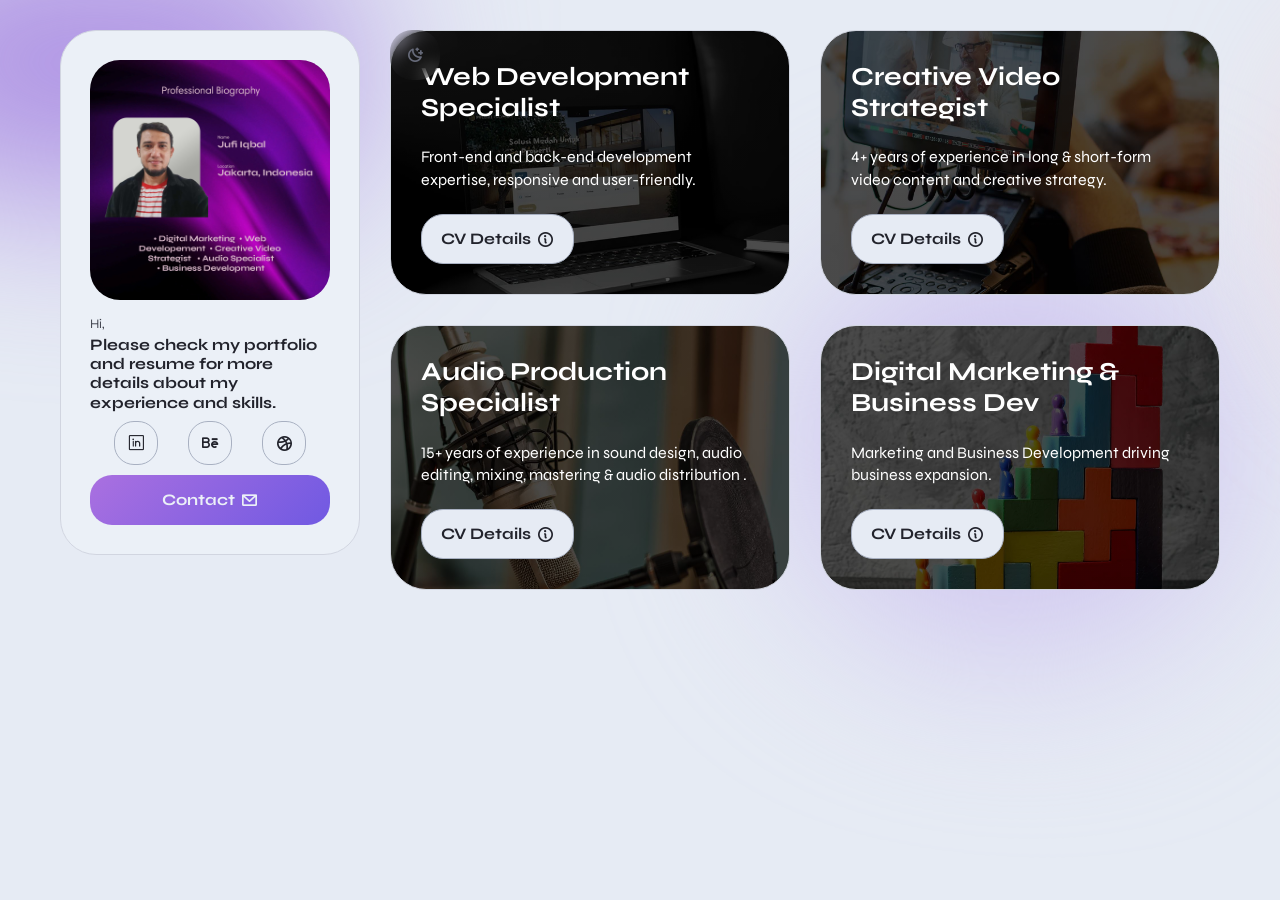
<file: index.html>
<!DOCTYPE html>
<html lang="en" dir="ltr">

  <head>
    <meta charset="UTF-8">
    <!-- Page Title -->
    <title>Jufi Iqbal - Personal Portfolio & Resume</title>

    <!-- Meta Tags -->
    <meta name="description" content="Jufi Iqbal - Personal Portfolio & Resume HTML Template!">
    <meta name="keywords" content="Resume, Portfolio, Personal Page, CV, Web Developer">
    <meta name="author" content="jufi">
    <meta name="website" content="https://github.com/Juff-Iqs/resume.git">
    <meta name="email" content="juff.tigre@gmail.com" />
    <meta name="version" content="1.0.0">
                
    <!-- Viewport Meta-->
    <meta http-equiv="X-UA-Compatible" content="IE=edge">
    <meta name="viewport" content="width=device-width, initial-scale=1, maximum-scale=1">

    <!-- Template Favicon & Icons Start -->
    <link rel="icon" href="img/favicon/favicon.ico" sizes="any">
    <link rel="icon" href="img/favicon/icon.svg" type="image/svg+xml">
    <link rel="apple-touch-icon" href="img/favicon/apple-touch-icon.png">
    <link rel="manifest" href="img/favicon/manifest.webmanifest">

    <!-- Template Favicon & Icons End -->
    <!-- Facebook Metadata WA Start -->
     <meta property="og:title" content="Jufi Iqbal - Personal Portfolio & Resume">
     <meta property="og:description" content="Let's Build Your Digital Business Together!">
     <meta property="og:url" content="https://juff-iqs.github.io/resume/">
     <meta property="og:image" content="https://juff-iqs.github.io/resume/img/works/resume-meta-jufi.jpg">
     <meta property="og:type" content="website">
     <meta property="og:site_name" content="Jufi Iqbal Resume & Portfolio">
     
     <!-- Twitter -->
      <meta name="twitter:card" content="summary_large_image">
      <meta name="twitter:title" content="Jufi Iqbal - Personal Portfolio & Resume">
      <meta name="twitter:description" content="Let's Build Your Digital Business Together!">
      <meta name="twitter:image" content="https://juff-iqs.github.io/resume/img/works/resume-meta-jufi.jpg">
    
    <!-- Template Styles Start -->
    <link rel="stylesheet" href="css/loaders/loader.css">
    <link rel="stylesheet" type="text/css" href="css/plugins.css">
    <link rel="stylesheet" type="text/css" href="css/main.css">
    <!-- Template Styles End -->

    <!-- Custom Browser Color Start -->
    <meta name="theme-color" media="(prefers-color-scheme: light)" content="#dcdce7">
    <meta name="theme-color" media="(prefers-color-scheme: dark)" content="#111111">
    <meta name="msapplication-navbutton-color" content="#111111">
    <meta name="mobile-web-app-capable" content="yes">
    <meta name="apple-mobile-web-app-status-bar-style" content="black-translucent">
  </head>

  <body>
    <!-- Loader Start -->
    <div id="loader" class="loader">
      <div id="loaderContent" class="loader__content">
        <div class="loader__shadow"></div>
        <div class="loader__box"></div>
      </div>
    </div>
    <!-- Loader End -->

    <!-- Header Start -->
    <header id="header" class="header d-flex justify-content-between">
      <div class="header__controls d-flex justify-content-end"> 
        <button id="color-switcher" class="color-switcher header__switcher btn" type="button" role="switch" aria-label="light/dark mode" aria-checked="true"></button>
      </div>
      <!-- Header Controls End -->
    </header>
    <!-- Header End -->

    <!-- Gradient Background Start -->
    <div class="gradient-background">
      <div class="blur"></div>
      <div class="blur"></div>
      <div class="blur"></div>
    </div>
    <!-- Gradient Background End -->

    <!-- Avatar Side Block Start -->
    <div id="avatar" class="avatar">
      <div class="avatar__container d-flex flex-column justify-content-lg-between">
        <!-- image and logo -->
        <div class="avatar__block">
          <div class="avatar__image">
            <img src="img/avatars/foto-selvie-2.jpg" alt="Creative Proffesional">
          </div>
          <div class="avatar__logo d-flex align-items-center justify-content-center">
            
          </div>

        </div>
        <!-- data caption #1 -->
        <div class="avatar__block">
          <h6>
            <small class="top lang lang-en">Hi, </small>
            <small class="top lang lang-id" style="display:none;">Spesialisasi :</small>
             Please check my portfolio and resume for more details about my experience and skills.
          </h6>
        </div>
        <!-- data caption #2 -->
        <div class="avatar__block">
          <h6>
            <small class="top lang lang-en"></small>
            
          </h6>
        </div>
        <!-- socials and CTA button -->
        <div class="avatar__block">
          <div class="avatar__socials">
            <ul class="socials-square d-flex justify-content-center gap-5 center-content mt-2">
              <li class="socials-square__item">
                <a class="socials-square__link btn" href="https://www.linkedin.com/in/jufiiqbal/" target="_blank"><i class="ph ph-linkedin-logo"></i></a>
              </li>
              <li class="socials-square__item">
                <a class="socials-square__link btn" href="https://www.instagram.com/suntreedjaya?utm_source=ig_web_button_share_sheet&igsh=MXVlNzN4NW9uazRpZw==" target="_blank"><i class="ph-bold ph-behance-logo"></i></a>
              </li>
              <li class="socials-square__item">
                <a class="socials-square__link btn" href="https://www.facebook.com/profile.php?id=100093439098148" target="_blank"><i class="ph-bold ph-dribbble-logo"></i></a>
              </li>

            </ul>
          </div>
          <div class="avatar__btnholder">
            <a class="btn btn-default btn-fullwidth btn-hover btn-hover-accent" href="mailto:juff.tigre@gmail.com">
              <span class="btn-caption">Contact</span>
               <i class="ph-bold ph-envelope-simple"></i>
            </a>
          </div>
        </div>
      </div>
    </div>
    <!-- Avatar Side Block End -->

    <!-- Page Content Start -->
    <div id="content" class="content">
      <div class="content__wrapper">
        <div class="content__block grid-block">
            <div class="container-fluid p-0">
              <div class="row g-0 align-items-stretch cards">
                <!-- services grid cards single item -->
                <div class="col-12 col-md-6 cards__item grid-item animate-card-2">
                  <div class="cards__card d-flex flex-column"
                     style="background-image: linear-gradient(rgba(0,0,0,0.7), rgba(0,0,0,0.7)),
                      url('img/works/Pf-1-prod-1.jpg'); 
                      background-size: cover; 
                      background-position: center; 
                      background-repeat: no-repeat;">
                    <div class="cards__descr">
                      <h4 class="cards__title animate-in-up" style="color:#ffffff;">Web Development Specialist</h4>
                      <p class="small cards__text animate-in-up" style="color:#ffffff; font-size: 16px;" >Front-end and back-end development expertise, 
                        responsive and user-friendly. 
                      </p>
                      <a class="small cards__text animate-in-up btn mobile-vertical btn-default btn-hover btn-hover-accent-mobile animate-headline" href="webdev.html">
                        <span class="btn-caption lang lang-en">CV Details</span>
                        <i class="ph-bold ph-info"></i>
                      </a> 
                        
                    </div>
                  </div>
                </div>
                <!-- services grid cards single item -->
                <div class="col-12 col-md-6 cards__item grid-item animate-card-2">
                  <div class="cards__card d-flex flex-column"
                     style="background-image: linear-gradient(rgba(0,0,0,0.7), rgba(0,0,0,0.7)),
                      url('img/works/Portfolio-produk-10.jpg'); 
                      background-size: cover; 
                      background-position: center; 
                      background-repeat: no-repeat;">
                    <div class="cards__descr">
                      <h4 class="cards__title animate-in-up" style="color:#ffffff;">Creative Video Strategist</h4>
                      <p class="small cards__text animate-in-up" style="color:#ffffff; font-size: 16px;" >4+ years of experience in long & short-form video content
                        and creative strategy.
                      </p>
                      <a class="small cards__text animate-in-up btn mobile-vertical btn-default btn-hover btn-hover-accent-mobile animate-headline" href="video.html">
                        <span class="btn-caption lang lang-en">CV Details</span>
                        <i class="ph-bold ph-info"></i>
                      </a> 
                    </div>
                  </div>
                </div>
                
                <!-- services grid cards single item -->
                <div class="col-12 col-md-6 cards__item grid-item animate-card-2">
                  <div class="cards__card d-flex flex-column"
                     style="background-image: linear-gradient(rgba(0,0,0,0.7), rgba(0,0,0,0.7)),
                      url('img/works/Portfolio-produk-11.jpg'); 
                      background-size: cover; 
                      background-position: center; 
                      background-repeat: no-repeat;">
                    <div class="cards__descr">
                      <h4 class="cards__title animate-in-up" style="color:#ffffff;">Audio Production Specialist</h4>
                      <p class="small cards__text animate-in-up" style="color:#ffffff; font-size: 16px;" >15+ years of experience in sound design, audio editing, mixing, mastering & audio distribution
                        .
                      </p>
                      <a class="small cards__text animate-in-up btn mobile-vertical btn-default btn-hover btn-hover-accent-mobile animate-headline" href="audio.html">
                        <span class="btn-caption lang lang-en">CV Details</span>
                        <i class="ph-bold ph-info"></i>
                      </a> 
                        
                    </div>
                  </div>
                </div>
                <!-- services grid cards single item -->

                <div class="col-12 col-md-6 cards__item grid-item animate-card-2">
                  <div class="cards__card d-flex flex-column"
                     style="background-image: linear-gradient(rgba(0,0,0,0.7), rgba(0,0,0,0.7)),
                      url('img/works/Portfolio-produk-12.jpg'); 
                      background-size: cover; 
                      background-position: center; 
                      background-repeat: no-repeat;">
                    <div class="cards__descr">
                      <h4 class="cards__title animate-in-up" style="color:#ffffff;">Digital Marketing & Business Dev</h4>
                      <p class="small cards__text animate-in-up" style="color:#ffffff; font-size: 16px;" >Marketing and Business Development driving business expansion.
                      </p>
                      <a class="small cards__text animate-in-up btn mobile-vertical btn-default btn-hover btn-hover-accent-mobile animate-headline" href="#portfolio">
                        <span class="btn-caption lang lang-en">CV Details</span>
                        <i class="ph-bold ph-info"></i>
                      </a> 
                        
                    </div>
                  </div>
                </div>
              </div>
            </div>
          </div>
      </div>
    </div>
    <!-- Page Content End -->

    <!-- Root element of PhotoSwipe. Must have class pswp. -->
    <div class="pswp" tabindex="-1" role="dialog" aria-hidden="true">

      <!-- Background of PhotoSwipe.
      It's a separate element, as animating opacity is faster than rgba(). -->
      <div class="pswp__bg"></div>

      <!-- Slides wrapper with overflow:hidden. -->
      <div class="pswp__scroll-wrap">

        <!-- Container that holds slides. PhotoSwipe keeps only 3 slides in DOM to save memory. -->
        <!-- don't modify these 3 pswp__item elements, data is added later on. -->
        <div class="pswp__container">
          <div class="pswp__item"></div>
          <div class="pswp__item"></div>
          <div class="pswp__item"></div>
        </div>

        <!-- Default (PhotoSwipeUI_Default) interface on top of sliding area. Can be changed. -->
        <div class="pswp__ui pswp__ui--hidden">

          <div class="pswp__top-bar">

            <!--  Controls are self-explanatory. Order can be changed. -->

            <div class="pswp__counter"></div>

            <button class="pswp__button pswp__button--close link-s" title="Close (Esc)"></button>

            <button class="pswp__button pswp__button--share link-s" title="Share"></button>

            <button class="pswp__button pswp__button--fs link-s" title="Toggle fullscreen"></button>

            <button class="pswp__button pswp__button--zoom link-s" title="Zoom in/out"></button>

            <!-- Preloader demo http://codepen.io/dimsemenov/pen/yyBWoR -->
            <!-- element will get class pswp__preloader-active when preloader is running -->
            <div class="pswp__preloader">
              <div class="pswp__preloader__icn">
                <div class="pswp__preloader__cut">
                  <div class="pswp__preloader__donut"></div>
                </div>
              </div>
            </div>
          </div>

            <div class="pswp__share-modal pswp__share-modal--hidden pswp__single-tap">
              <div class="pswp__share-tooltip"></div>
            </div>

            <button class="pswp__button pswp__button--arrow--left link-s" title="Previous (arrow left)"></button>

            <button class="pswp__button pswp__button--arrow--right link-s" title="Next (arrow right)"></button>

            <div class="pswp__caption">
              <div class="pswp__caption__center"></div>
            </div>

        </div>

      </div>

    </div>

    <!-- Load Scripts Start -->
    <script src="js/libs.min.js"></script>
    <script>
      const randomX = random(-400, 400);
      const randomY = random(-200, 200);
      const randomDelay = random(0, 50);
      const randomTime = random(20, 40);
      const randomTime2 = random(5, 12);
      const randomAngle = random(-30, 150);
      

      const blurs = gsap.utils.toArray(".blur");
      blurs.forEach((blur) => {
        gsap.set(blur, {
          x: randomX(-1),
          y: randomX(1),
          rotation: randomAngle(-1)
        });

        moveX(blur, 1);
        moveY(blur, -1);
        rotate(blur, 1);
      });

      function rotate(target, direction) {
        gsap.to(target, randomTime2(), {
          rotation: randomAngle(direction),
          ease: Sine.easeInOut,
          onComplete: rotate,
          onCompleteParams: [target, direction * -1]
        });
      }

      function moveX(target, direction) {
        gsap.to(target, randomTime(), {
          x: randomX(direction),
          ease: Sine.easeInOut,
          onComplete: moveX,
          onCompleteParams: [target, direction * -1]
        });
      }

      function moveY(target, direction) {
        gsap.to(target, randomTime(), {
          y: randomY(direction),
          ease: Sine.easeInOut,
          onComplete: moveY,
          onCompleteParams: [target, direction * -1]
        });
      }

      function random(min, max) {
        const delta = max - min;
        return (direction = 1) => (min + delta * Math.random()) * direction;
      }
    </script>
    <script src="js/app.js"></script>
    <script src="js/gallery-init.js"></script>
    <!-- Load Scripts End -->
    
  </body>

</html>
</file>
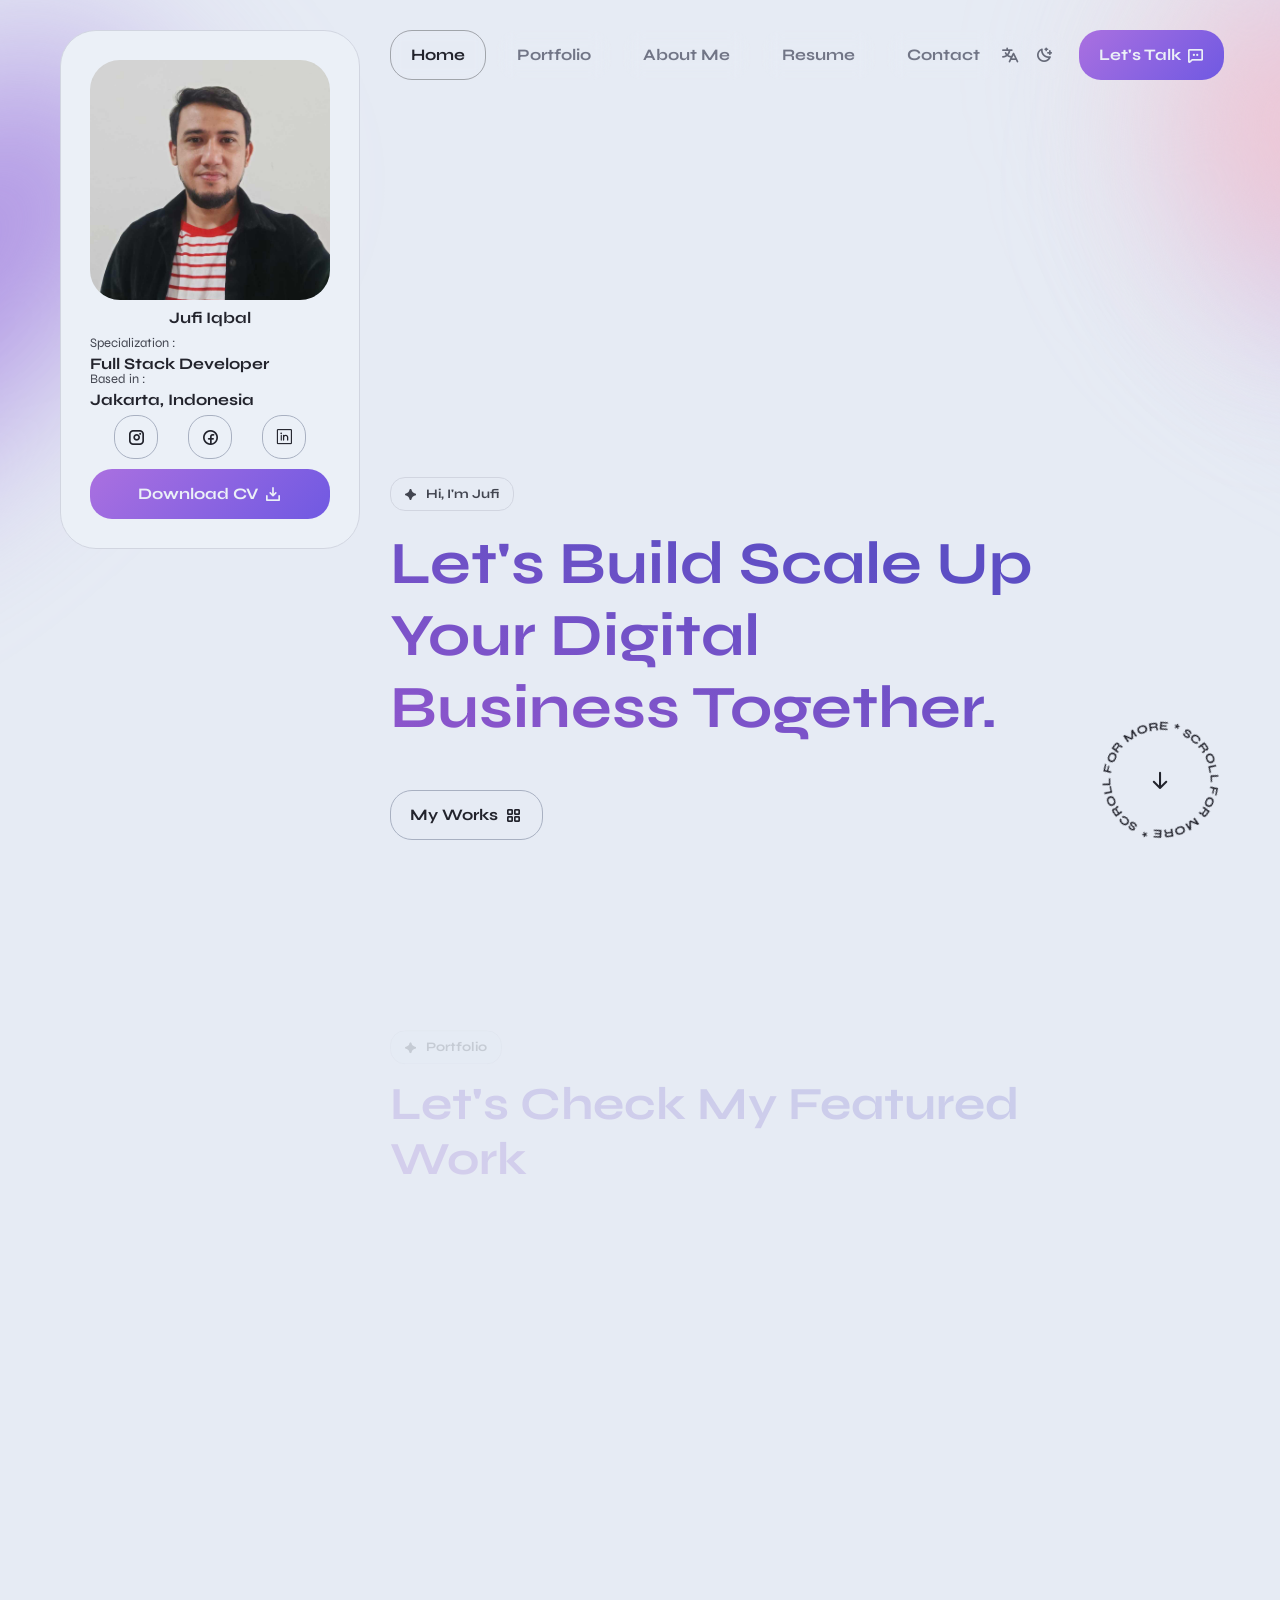
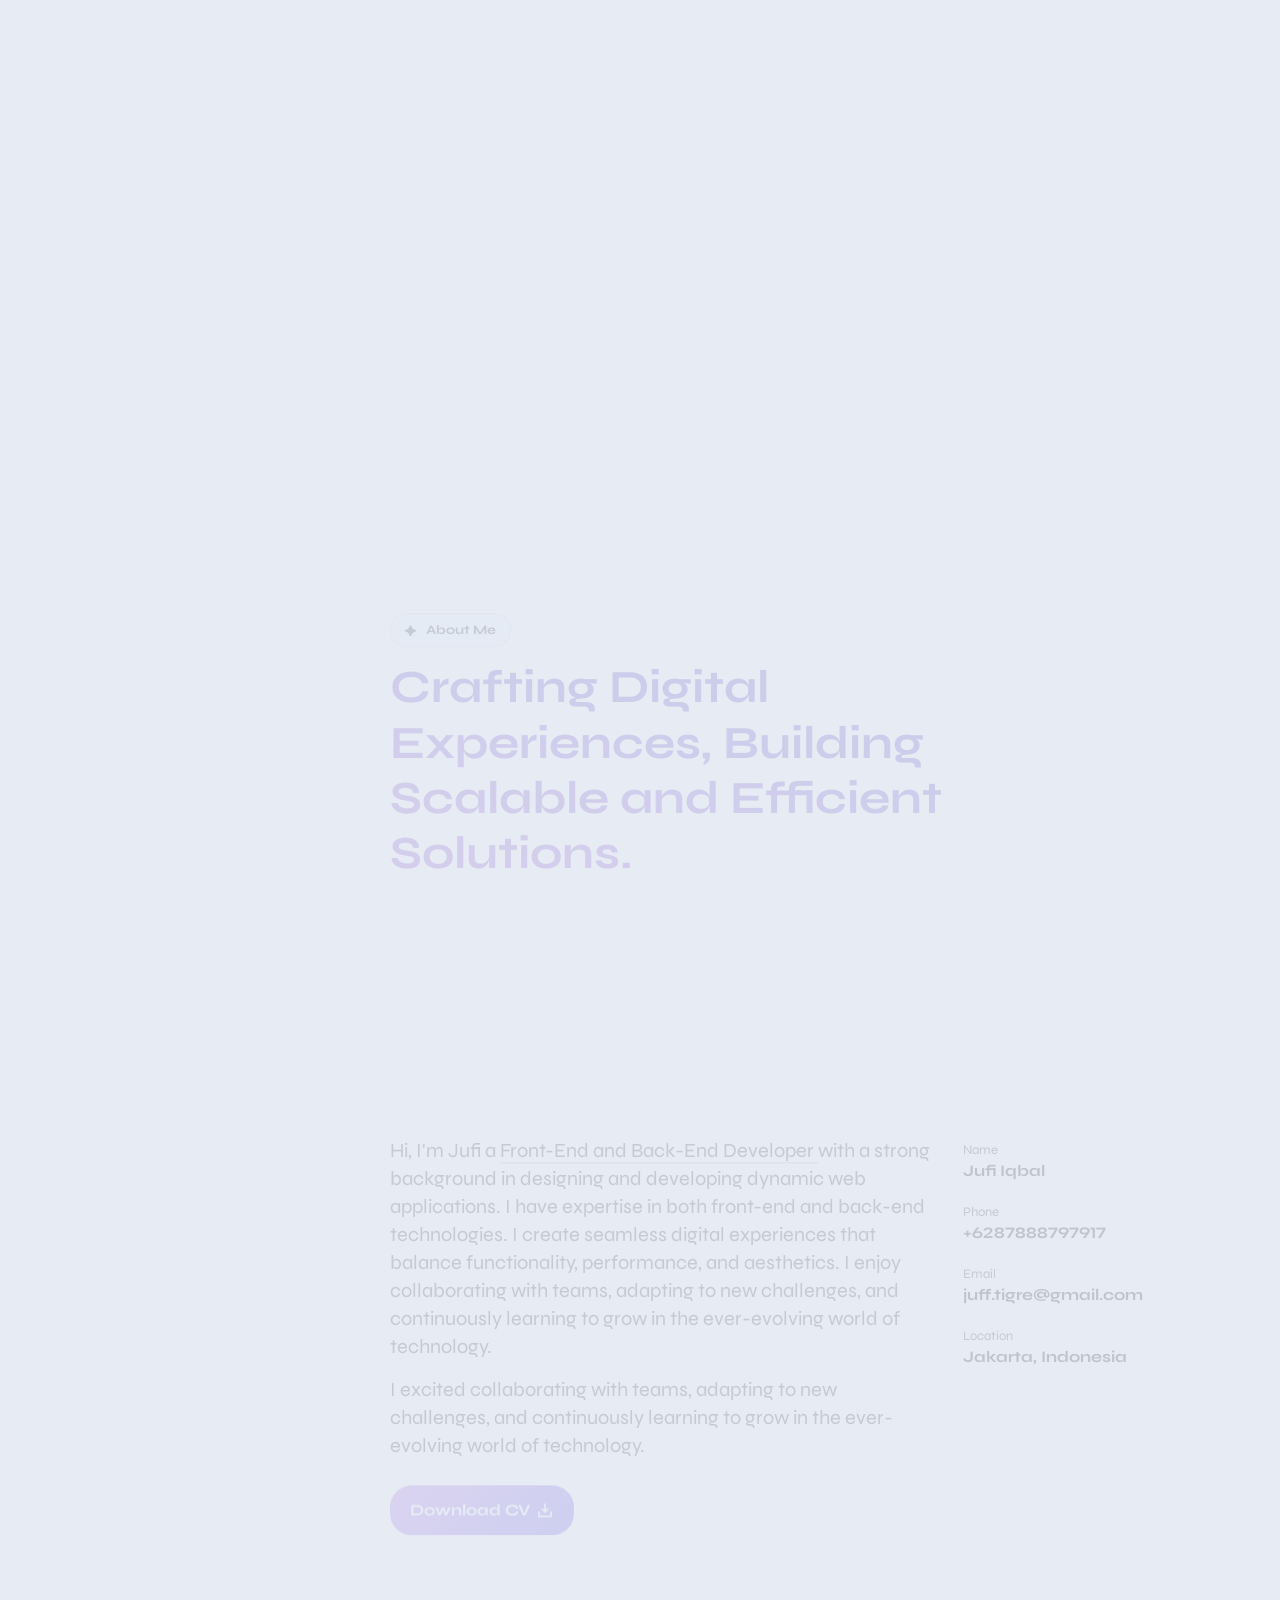
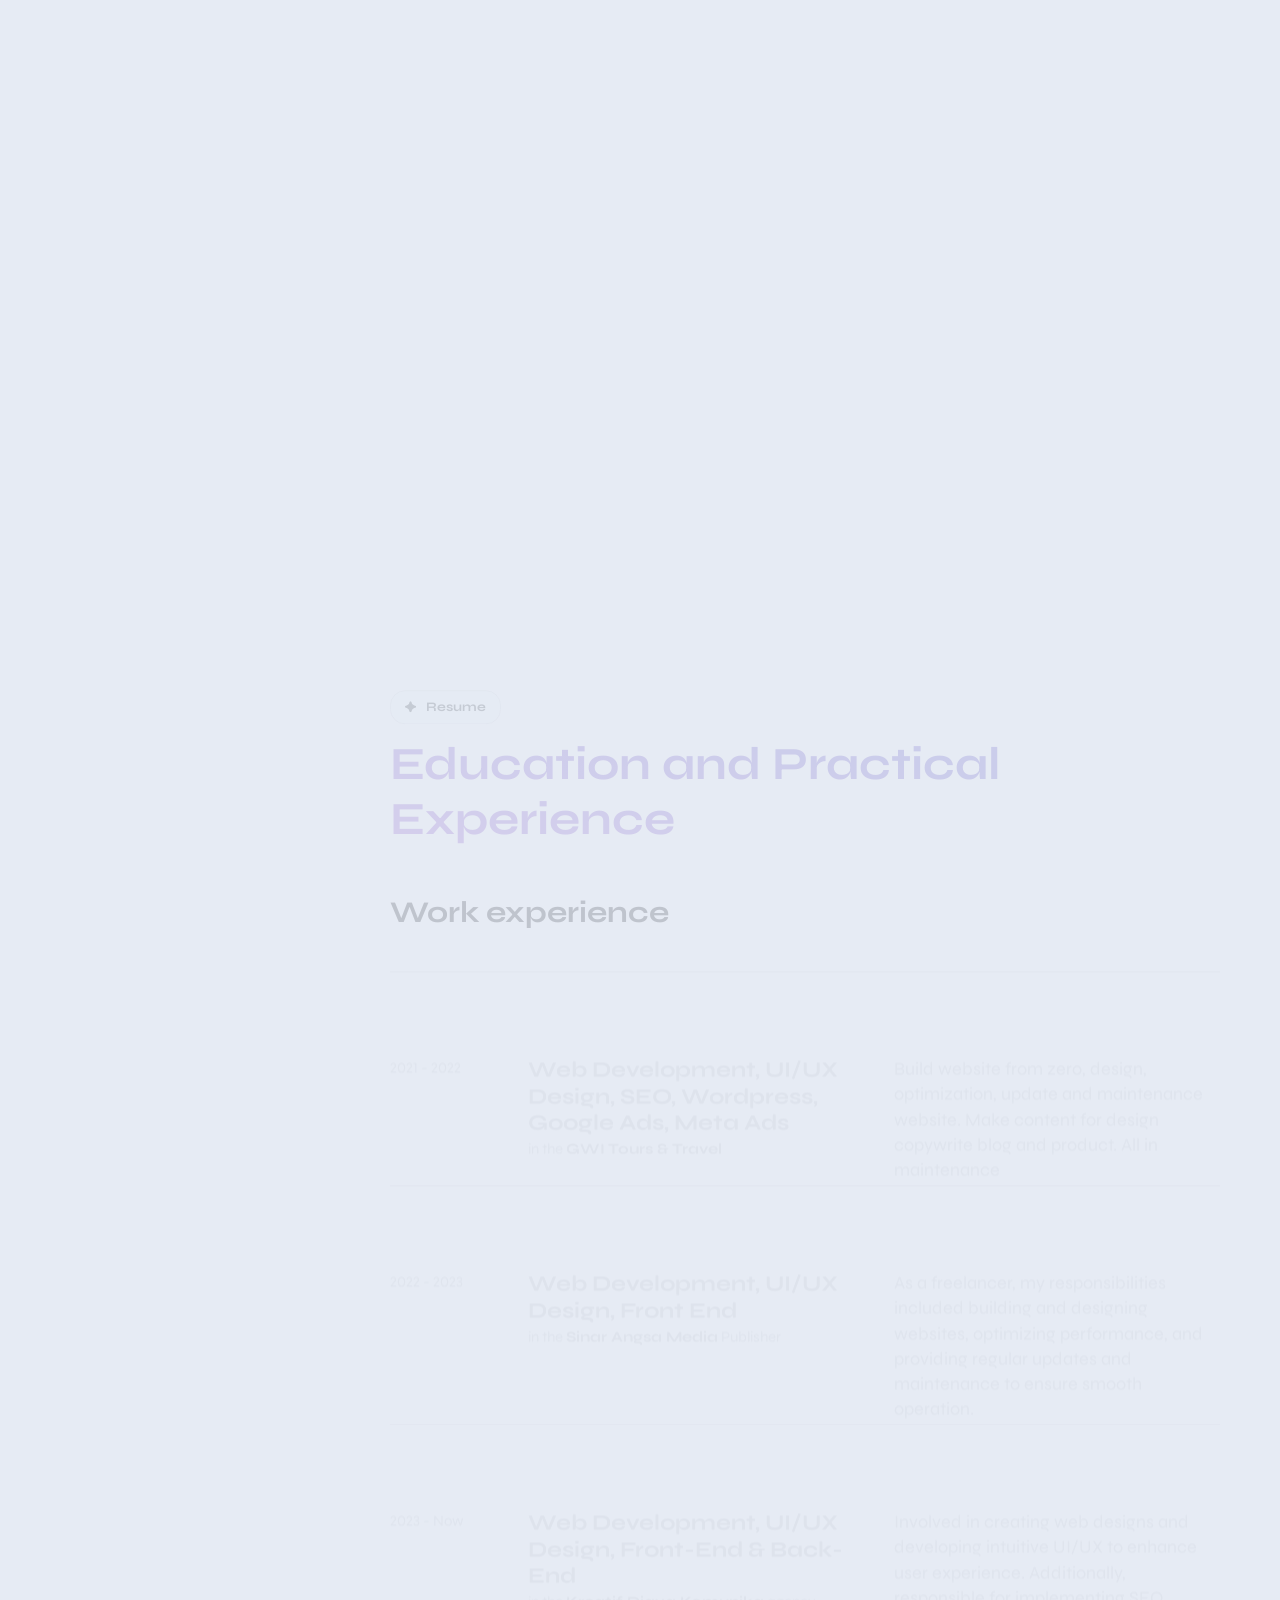
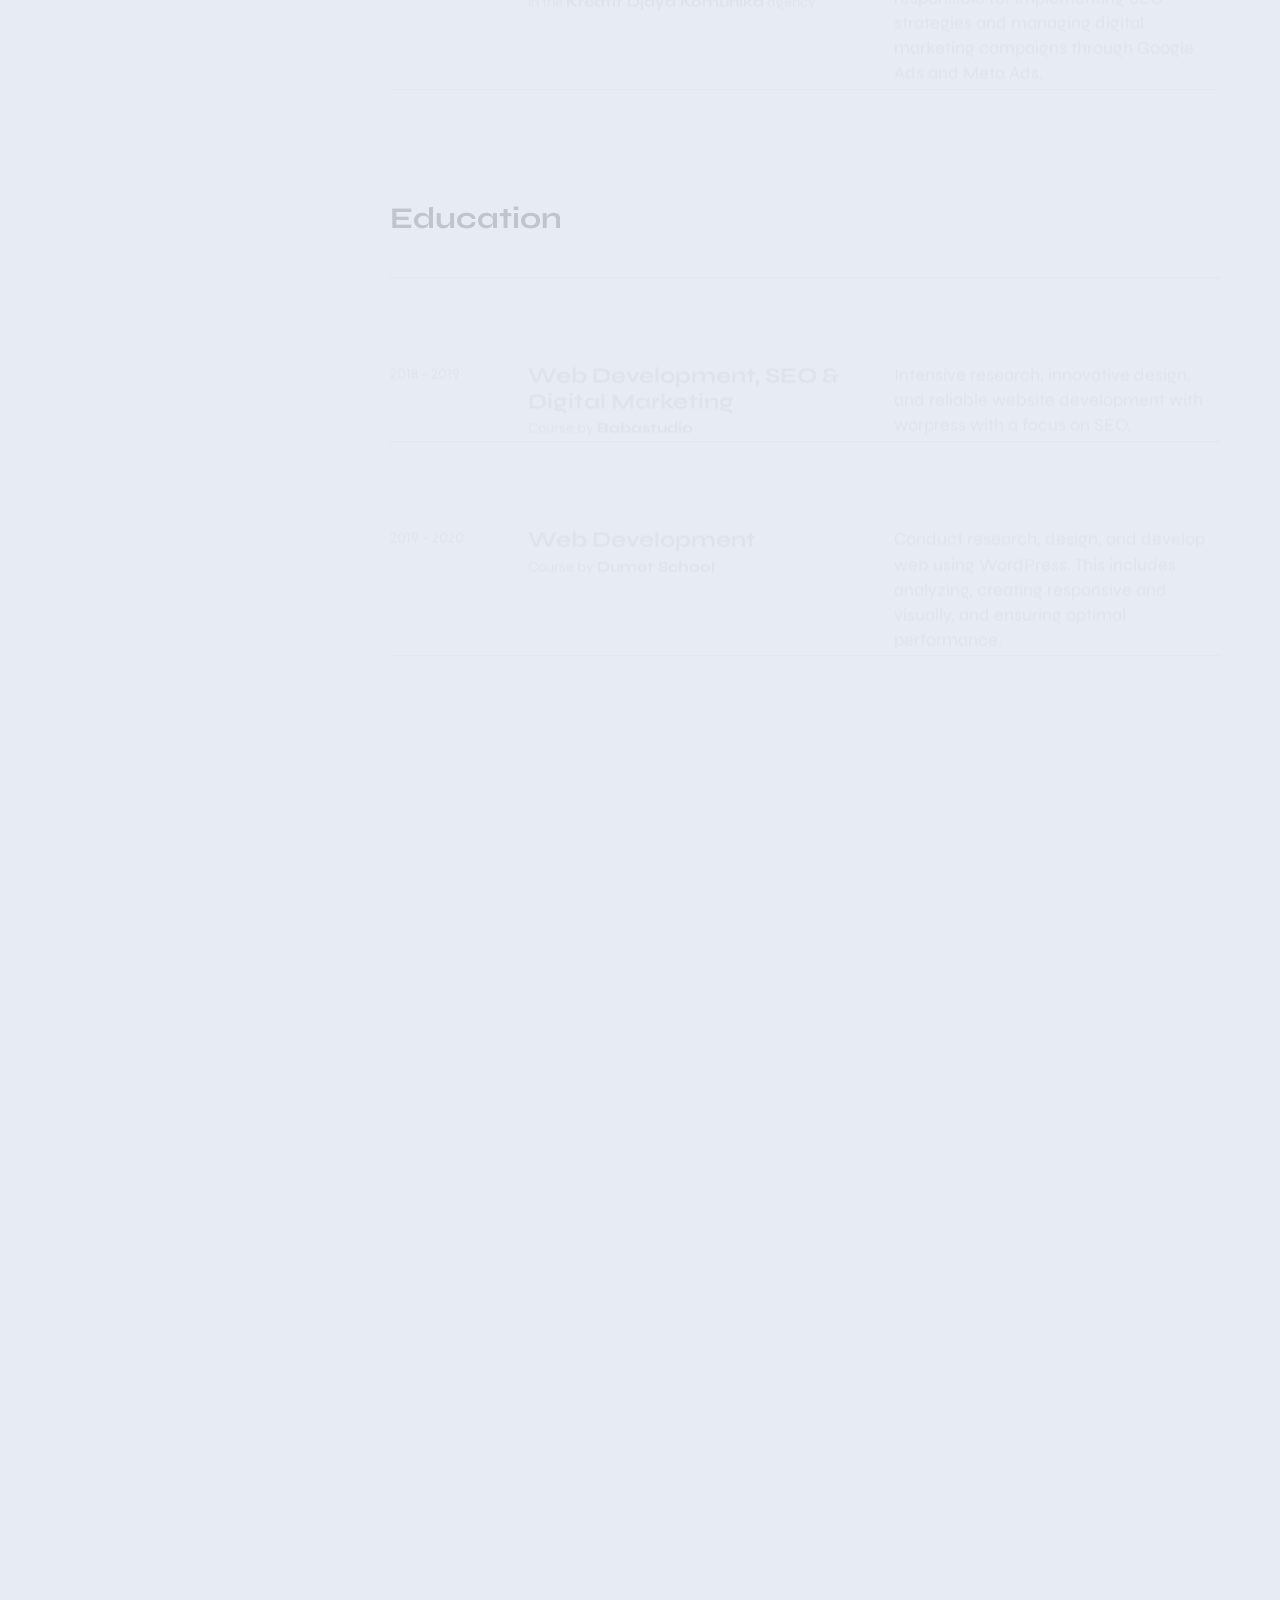
<file: index Back up.html>
<!DOCTYPE html>
<html lang="en" dir="ltr">

  <head>
    <meta charset="UTF-8">
    <!-- Page Title -->
    <title>Jufi Iqbal - Personal Portfolio & Resume</title>

    <!-- Meta Tags -->
    <meta name="description" content="Jufi Iqbal - Personal Portfolio & Resume HTML Template!">
    <meta name="keywords" content="Resume, Portfolio, Personal Page, CV, Web Developer">
    <meta name="author" content="jufi">
    <meta name="website" content="https://github.com/Juff-Iqs/resume.git">
    <meta name="email" content="juff.tigre@gmail.com" />
    <meta name="version" content="1.0.0">
                
    <!-- Viewport Meta-->
    <meta http-equiv="X-UA-Compatible" content="IE=edge">
    <meta name="viewport" content="width=device-width, initial-scale=1, maximum-scale=1">

    <!-- Template Favicon & Icons Start -->
    <link rel="icon" href="img/favicon/favicon.ico" sizes="any">
    <link rel="icon" href="img/favicon/icon.svg" type="image/svg+xml">
    <link rel="apple-touch-icon" href="img/favicon/apple-touch-icon.png">
    <link rel="manifest" href="img/favicon/manifest.webmanifest">

    <!-- Template Favicon & Icons End -->
    <!-- Facebook Metadata WA Start -->
     <meta property="og:title" content="Jufi Iqbal - Personal Portfolio & Resume">
     <meta property="og:description" content="Let's Build Your Digital Business Together!">
     <meta property="og:url" content="https://juff-iqs.github.io/resume/">
     <meta property="og:image" content="https://juff-iqs.github.io/resume/img/works/resume-meta-jufi.jpg">
     <meta property="og:type" content="website">
     <meta property="og:site_name" content="Jufi Iqbal Resume & Portfolio">
     
     <!-- Twitter -->
      <meta name="twitter:card" content="summary_large_image">
      <meta name="twitter:title" content="Jufi Iqbal - Personal Portfolio & Resume">
      <meta name="twitter:description" content="Let's Build Your Digital Business Together!">
      <meta name="twitter:image" content="https://juff-iqs.github.io/resume/img/works/resume-meta-jufi.jpg">
    
    <!-- Template Styles Start -->
    <link rel="stylesheet" href="css/loaders/loader.css">
    <link rel="stylesheet" type="text/css" href="css/plugins.css">
    <link rel="stylesheet" type="text/css" href="css/main.css">
    <!-- Template Styles End -->

    <!-- Custom Browser Color Start -->
    <meta name="theme-color" media="(prefers-color-scheme: light)" content="#dcdce7">
    <meta name="theme-color" media="(prefers-color-scheme: dark)" content="#111111">
    <meta name="msapplication-navbutton-color" content="#111111">
    <meta name="mobile-web-app-capable" content="yes">
    <meta name="apple-mobile-web-app-status-bar-style" content="black-translucent">
  </head>

  <body>
    <!-- Loader Start -->
    <div id="loader" class="loader">
      <div id="loaderContent" class="loader__content">
        <div class="loader__shadow"></div>
        <div class="loader__box"></div>
      </div>
    </div>
    <!-- Loader End -->

    <!-- Header Start -->
    <header id="header" class="header d-flex justify-content-between">
      <!-- Navigation Menu Start -->
      <div class="header__navigation">
        <nav id="menu" class="menu">
          <ul class="menu__list d-flex justify-content-start">
            <li class="menu__item">
              <a class="menu__link btn" href="#home">
                <span class="menu__caption">Home</span>
                <i class="ph-bold ph-house-simple"></i>
              </a>
            </li>
            <li class="menu__item">
              <a class="menu__link btn" href="#portfolio">
                <span class="menu__caption">Portfolio</span>
                <i class="ph-bold ph-squares-four"></i>
              </a>
            </li>
            <li class="menu__item">
              <a class="menu__link btn" href="#about">
                <span class="menu__caption">About Me</span>
                <i class="ph-bold ph-user"></i>
              </a>
            </li>
            <li class="menu__item">
              <a class="menu__link btn" href="#resume">
                <span class="menu__caption">Resume</span>
                <i class="ph-bold ph-article"></i>
              </a>
            </li>
            <li class="menu__item">
              <a class="menu__link btn" href="#contact">
                <span class="menu__caption">Contact</span>
                <i class="ph-bold ph-envelope"></i>
              </a>
            </li>
          </ul>
        </nav>
      </div>
      <!-- Navigation Menu End -->

  <!-- Language Switcher -->
  <button id="lang-switcher" 
          class="lang-switcher header__switcher btn" 
          type="button" role="switch" 
          aria-label="language switch" 
          aria-checked="en">
    <i class="ph-bold ph-translate"></i>
  </button>
      
      <div class="header__controls d-flex justify-content-end">
        <button id="color-switcher" class="color-switcher header__switcher btn" type="button" role="switch" aria-label="light/dark mode" aria-checked="true"></button>
        <a id="notify-trigger" class="header__trigger btn" target="_blank" 
        href="https://wa.me/6287888797917?text=Halo%2C%20saya%20lihat%20resume%20di%20web%20anda.%20Boleh%20saya%20mengetahui%20info%20lebih%20detail%3F">
          <span class="trigger__caption lang lang-en">Let's Talk</span>
          <span class="trigger__caption lang lang-id" style="display:none;">Hubungi Saya</span>
          <i class="ph-bold ph-chat-dots"></i>
        </a>
      </div>
      <!-- Header Controls End -->
    </header>
    <!-- Header End -->

    <!-- Gradient Background Start -->
    <div class="gradient-background">
      <div class="blur"></div>
      <div class="blur"></div>
      <div class="blur"></div>
    </div>
    <!-- Gradient Background End -->

    <!-- Avatar Side Block Start -->
    <div id="avatar" class="avatar">
      <div class="avatar__container d-flex flex-column justify-content-lg-between">
        <!-- image and logo -->
        <div class="avatar__block">
          <div class="avatar__image">
            <img src="img/avatars/foto-selvie.jpg" alt="Fullstack Developer">
          </div>
          <div class="avatar__logo d-flex align-items-center justify-content-center">
            
          <h6>Jufi Iqbal</h6>
          </div>

        </div>
        <!-- data caption #1 -->
        <div class="avatar__block">
          <h6>
            <small class="top lang lang-en">Specialization :</small>
            <small class="top lang lang-id" style="display:none;">Spesialisasi :</small>
             Full Stack Developer
          </h6>
        </div>
        <!-- data caption #2 -->
        <div class="avatar__block">
          <h6>
            <small class="top lang lang-en">Based in :</small>
            <small class="top lang lang-id" style="display:none;">Domisili :</small>
            Jakarta, Indonesia
          </h6>
        </div>
        <!-- socials and CTA button -->
        <div class="avatar__block">
          <div class="avatar__socials">
            <ul class="socials-square d-flex justify-content-center gap-5 center-content mt-2">
              <li class="socials-square__item">
                <a class="socials-square__link btn" href="https://www.instagram.com/suntreedjaya?utm_source=ig_web_button_share_sheet&igsh=MXVlNzN4NW9uazRpZw==" target="_blank"><i class="ph-bold ph-instagram-logo"></i></a>
              </li>
              <li class="socials-square__item">
                <a class="socials-square__link btn" href="https://www.facebook.com/profile.php?id=100093439098148" target="_blank"><i class="ph-bold ph-facebook-logo"></i></a>
              </li>
              <li class="socials-square__item">
                <a class="socials-square__link btn" href="https://id.linkedin.com/in/jufiiqbal" target="_blank"><i class="ph ph-linkedin-logo"></i></a>
              </li>
            </ul>
          </div>
          <div class="avatar__btnholder">
            <a class="btn btn-default btn-fullwidth btn-hover btn-hover-accent" href="#contact" target="_blank">
              <span class="btn-caption">Download CV</span>
               <i class="ph-bold ph-download-simple"></i>
            </a>
          </div>
        </div>
      </div>
    </div>
    <!-- Avatar Side Block End -->

    <!-- Page Content Start -->
    <div id="content" class="content">
      <div class="content__wrapper">

        <!-- Intro Section Start -->
        <section id="home" class="main intro">

          <!-- Headline Start -->
          <div id="headline" class="headline d-flex align-items-start flex-column" data-speed="1">
            <p class="headline__subtitle animate-headline">
              <svg xmlns="http://www.w3.org/2000/svg" x="0px" y="0px" width="13px" height="13px" viewBox="0 0 13 13" fill="currentColor">
                <path fill="currentColor" d="M5.6,12.6c-0.5-0.8-0.7-2.4-1.7-3.5c-1-1-2.7-1.2-3.5-1.7C-0.1,7-0.1,6,0.4,5.6c0.8-0.5,2.3-0.6,3.5-1.8
                  C5,2.8,5.1,1.2,5.6,0.4C6-0.1,7-0.1,7.4,0.4c0.5,0.8,0.7,2.4,1.8,3.5c1.2,1.2,2.6,1.2,3.5,1.7c0.6,0.4,0.6,1.4,0,1.7
                  C11.8,7.9,10.2,8,9.1,9.1c-1,1-1.2,2.7-1.7,3.5C7,13.1,6,13.1,5.6,12.6z"/>
              </svg>
              <span class="lang lang-en">Hi, I'm Jufi</span>
              <span class="lang lang-id"style="display:none;">Hai, Saya Jufi</span>
            </p>
            <h1 class="headline__title animate-headline lang lang-en">Let's Build Scale Up<br>Your Digital Business Together.</h1>
            <h1 class="headline__title animate-headline lang lang-id" style="display:none;">
              Mari Membangun<br>Digital Bisnis Anda Bersama.</h1>
            <div class="headline__btnholder d-flex flex-column flex-sm-row">
              <a class="btn mobile-vertical btn-default btn-hover btn-hover-accent-mobile animate-headline" href="#portfolio">
                <span class="btn-caption lang lang-en">My Works</span>
                <span class="btn-caption lang-id"style="display:none;">Pekerjaan Saya</span>
                <i class="ph-bold ph-squares-four"></i>
              </a>
            </div>
          </div>
          <!-- Headline End -->

          <!-- Scroll Button Start -->
          <div class="rotating-btn">
            <a href="#portfolio" class="rotating-btn__link slide-down">
              <!-- SVG rotating text -->
              <svg version="1.1" xmlns="http://www.w3.org/2000/svg" xmlns:xlink="http://www.w3.org/1999/xlink" x="0px" y="0px"
                viewBox="0 0 120 120" style="enable-background:new 0 0 120 120;" xml:space="preserve" 
                class="animate-rotation" data-value="360">
                <defs>
                  <path id="textPath" d="M110,59.5c0,27.6-22.4,50-50,50s-50-22.4-50-50s22.4-50,50-50S110,31.9,110,59.5z"/>
                </defs>
                <g>
                  <use xlink:href="#textPath" fill="none"></use>
                  <text>
                    <!-- button text here!!! -->
                    <textPath xlink:href="#textPath">Scroll for More * Scroll for More * </textPath>
                  </text>
                </g>
              </svg>
              <!-- arrow icon -->
              <i class="ph-bold ph-arrow-down"></i>
            </a>
          </div>
          <!-- Scroll Button End -->

        </section>
        <!-- Intro Section End -->

        <!-- Portfolio Section Start -->
        <section id="portfolio" class="inner inner-first portfolio">

          <!-- Content Block - H2 Section Title Start -->
          <div class="content__block section-grid-title">
            <p class="h2__subtitle animate-in-up">
              <svg xmlns="http://www.w3.org/2000/svg" x="0px" y="0px" width="13px" height="13px" viewBox="0 0 13 13" fill="currentColor">
                <path fill="currentColor" d="M5.6,12.6c-0.5-0.8-0.7-2.4-1.7-3.5c-1-1-2.7-1.2-3.5-1.7C-0.1,7-0.1,6,0.4,5.6c0.8-0.5,2.3-0.6,3.5-1.8
                  C5,2.8,5.1,1.2,5.6,0.4C6-0.1,7-0.1,7.4,0.4c0.5,0.8,0.7,2.4,1.8,3.5c1.2,1.2,2.6,1.2,3.5,1.7c0.6,0.4,0.6,1.4,0,1.7
                  C11.8,7.9,10.2,8,9.1,9.1c-1,1-1.2,2.7-1.7,3.5C7,13.1,6,13.1,5.6,12.6z"/>
              </svg>
              <span>Portfolio</span>
            </p><br>
            <h2 class="h2__title animate-in-up lang lang-en">Let's Check My Featured Work</h2>
            <h2 class="h2__title animate-in-up lang lang-id" style="display:none;">Cek Pekerjaan Saya</h2>
          </div>
          <!-- Content Block - H2 Section Title End -->

          <!-- Content Block - Works Gallery Start -->
          <div class="content__block grid-block">
            <div class="container-fluid px-0 inner__gallery">
              <div class="row gx-0 my-gallery" itemscope itemtype="http://schema.org/ImageGallery">

                <!-- Works Gallery Single Item Start Produk 1-->
                <figure class="col-12 col-md-6 gallery__item grid-item animate-card-2" itemprop="associatedMedia" itemscope itemtype="http://schema.org/ImageObject">
                  <a href="img/works/Pf-1-prod-1.jpg" data-image="img/works/Pf-1-prod-1.jpg" class="gallery__link" itemprop="contentUrl" data-size="1400x1400">
                    <img src="img/works/Pf-1-prod-1.jpg" class="gallery__image" itemprop="thumbnail" alt="Image 1">
                  </a>
                  <figcaption class="gallery__descr" itemprop="caption description">
                    <h5>Real Estate - Website</h5>
                    <div class="card__tags d-flex flex-wrap">
                      <span class="rounded-tag opposite">UI UX Design</span>
                      <span class="rounded-tag opposite">CMS</span>
                      <span class="rounded-tag opposite" onclick="window.open('portfolio-1.html', '_blank')"  style="cursor:pointer;">
                        <i class="ph-bold ph-info"></i></span>
                    </div>
                    <p class="small">E-Commerce website 5 Page. Built with HTML, Bootstrap, Node.js, and MongoDB. 
                      Features include property listings, user authentication, and Shop Pages.
                    </p>
                    <a href="portfolio-1.html" target="_blank" 
                    class="btn btn-sm btn-default btn-hover btn-hover-accent mt-2">
                    <span class="btn-caption">Detail</span>
                    <i class="ph-bold ph-arrow-right"></i>
                  </a>
                  </figcaption>
                </figure>
    
                <!-- Works Gallery Single Item Start Produk 2-->
                <figure class="col-12 col-md-6 gallery__item grid-item animate-card-2" itemprop="associatedMedia" itemscope itemtype="http://schema.org/ImageObject">
                  <a href="img/works/Pf-2-prod-2.jpg" data-image="img/works/Pf-2-prod-2.jpg" class="gallery__link" itemprop="contentUrl" data-size="1400x1400">
                    <img src="img/works/Pf-2-prod-2.jpg" class="gallery__image" itemprop="thumbnail" alt="Image description">
                  </a>
                  <figcaption class="gallery__descr opposite" itemprop="caption description">
                    <h5 class="opposite">MICE & Travel Agency</h5>
                    <div class="card__tags d-flex flex-wrap">
                      <span class="rounded-tag opposite">UI UX Design, </span>
                      <span class="rounded-tag opposite">Landing Page</span>
                      <span class="rounded-tag opposite" onclick="window.open('portfolio-2.html', '_blank')"  style="cursor:pointer;">
                        <i class="ph-bold ph-info"></i></span>
                    </div>
                    <p class="small">Single landing page website built with HTML, CSS, Bootstrap, cPanel, and PHP.
                      Includes company profile and product information features."
                    </p>
                     <a href="portfolio-2.html" target="_blank" 
                    class="btn btn-sm btn-default btn-hover btn-hover-accent mt-2">
                    <span class="btn-caption">Detail</span>
                    <i class="ph-bold ph-arrow-right"></i>
                  </a>
                  </figcaption>
                </figure>
                <!-- Works Gallery Single Item End -->
    
                <!-- Works Gallery Single Item Start Produk 3 -->
                <figure class="col-12 col-md-6 gallery__item grid-item animate-card-2" itemprop="associatedMedia" itemscope itemtype="http://schema.org/ImageObject">
                  <a href="img/works/Pf-3-prod-1.jpg" data-image="img/works/Pf-3-prod-1.jpg" class="gallery__link" itemprop="contentUrl" data-size="1400x1400">
                    <img src="img/works/Pf-3-prod-1.jpg" class="gallery__image" itemprop="thumbnail" alt="Image description">
                  </a>
                  <figcaption class="gallery__descr opposite" itemprop="caption description">
                    <h5 class="opposite">Health & Beauty</h5>
                    <div class="card__tags d-flex flex-wrap">
                      <span class="rounded-tag opposite">UI UX Design, </span>
                      <span class="rounded-tag opposite">Landing Page</span>
                      <span class="rounded-tag opposite" onclick="window.open('portfolio-3.html', '_blank')" style="cursor:pointer;">
                        <i class="ph-bold ph-info"></i></span>
                    </div>
                    <p class="small">E-commerse page website built with HTML, CSS & Wordpress.
                      Includes company profile and product information features."
                    </p>
                     <a href="portfolio-3.html" target="_blank" 
                    class="btn btn-sm btn-default btn-hover btn-hover-accent mt-2">
                    <span class="btn-caption">Detail</span>
                    <i class="ph-bold ph-arrow-right"></i>
                  </a>
                  </figcaption>
                </figure>
              </div>
            </div>
          </div>
          <!-- Content Block - Works Gallery End Produk 3 portfolio 3  -->
        </section>
        <!-- Portfolio Section End -->

        <!-- About Section Start -->
        <section id="about" class="inner about">
          <!-- Content Block - H2 Section Title Start -->
          <div class="content__block section-grid-title">
            <p class="h2__subtitle animate-in-up">
              <svg xmlns="http://www.w3.org/2000/svg" x="0px" y="0px" width="13px" height="13px" viewBox="0 0 13 13" fill="currentColor">
                <path fill="currentColor" d="M5.6,12.6c-0.5-0.8-0.7-2.4-1.7-3.5c-1-1-2.7-1.2-3.5-1.7C-0.1,7-0.1,6,0.4,5.6c0.8-0.5,2.3-0.6,3.5-1.8
                  C5,2.8,5.1,1.2,5.6,0.4C6-0.1,7-0.1,7.4,0.4c0.5,0.8,0.7,2.4,1.8,3.5c1.2,1.2,2.6,1.2,3.5,1.7c0.6,0.4,0.6,1.4,0,1.7
                  C11.8,7.9,10.2,8,9.1,9.1c-1,1-1.2,2.7-1.7,3.5C7,13.1,6,13.1,5.6,12.6z"/>
              </svg>
              <span>About Me</span>
            </p>
            <h2 class="h2__title animate-in-up">Crafting Digital Experiences, Building Scalable and Efficient Solutions.</h2>
          </div>
          <!-- Content Block - H2 Section Title End -->

          <!-- Content Block - Achievements Start -->
          <div class="content__block grid-block">
            <div class="achievements d-flex flex-column flex-md-row align-items-md-stretch">
              <!-- achievements single item -->
              <div class="achievements__item d-flex flex-column grid-item animate-card-3">
                <div class="achievements__card">
                  <p class="achievements__number">15+</p>
                  <p class="achievements__descr">Happy clients</p>
                </div>
              </div>
              <!-- achievements single item -->
              <div class="achievements__item d-flex flex-column grid-item animate-card-3">
                <div class="achievements__card">
                  <p class="achievements__number">2+</p>
                  <p class="achievements__descr">Years of experience</p>
                </div>
              </div>
              <!-- achievements single item -->
              <div class="achievements__item d-flex flex-column grid-item animate-card-3">
                <div class="achievements__card">
                  <p class="achievements__number">15+</p>
                  <p class="achievements__descr">Projects done</p>
                </div>
              </div>
            </div>
          </div>
          <!-- Content Block - Achievements End -->

          <!-- Content Block - About Me Data Start -->
          <div class="content__block grid-block block-large">
            <div class="container-fluid p-0">
              <div class="row g-0 justify-content-between">
                
                <!-- About Me Description Start -->
                <div class="col-12 col-xl-8 grid-item about-descr">
                  <p class="about-descr__text animate-in-up">
                    Hi, I'm Jufi a <a href="#0" class="text-link">Front-End and Back-End Developer </a> 
                    with a strong background in designing and developing dynamic web applications.
                    I have expertise in both front-end and back-end technologies. I create seamless digital experiences 
                    that balance functionality, performance, and aesthetics. I enjoy collaborating with teams, adapting
                    to new challenges, and continuously learning to grow in the ever-evolving world of technology. 
                  </p>
                  <p class="about-descr__text animate-in-up">
                    I excited collaborating with teams, adapting to new challenges, and continuously
                    learning to grow in the ever-evolving world of technology.  
                  </p>
                  <div class="btn-group about-descr__btnholder animate-in-up">
                    <a class="btn mobile-vertical btn-default btn-hover btn-hover-accent" href="#0">
                      <span class="btn-caption">Download CV</span>
                      <i class="ph-bold ph-download-simple"></i>
                    </a>
                  </div>
                </div>
                <!-- About Me Description End -->
      
                <!-- About Me Information Start -->
                <div class="col-12 col-xl-4 grid-item about-info">
                  <div class="about-info__item animate-in-up">
                    <h6>
                      <small class="top">Name</small>
                      Jufi Iqbal
                    </h6>
                  </div>
                  <div class="about-info__item animate-in-up">
                    <h6>
                      <small class="top">Phone</small>
                      <a class="text-link-bold" href="tel:+12127089400">+6287888797917</a>
                    </h6>
                  </div>
                  <div class="about-info__item animate-in-up">
                    <h6>
                      <small class="top">Email</small>
                      <a class="text-link-bold" href="mailto:example@example.com?subject=Message%20from%20your%20site">juff.tigre@gmail.com</a>
                    </h6>
                  </div>
                  <div class="about-info__item animate-in-up">
                    <h6>
                      <small class="top">Location</small>
                      <a class="text-link-bold" href="https://maps.app.goo.gl/xMJXTEUeHkv6kYRQ6" target="_blank">Jakarta, Indonesia</a>
                    </h6>
                  </div>
                </div>
                <!-- About Me Information End -->
      
              </div>
            </div>
          </div>
          <!-- Content Block - About Me Data End -->

          <!-- Content Block - Services Start -->
          <div class="content__block grid-block">
            <div class="container-fluid p-0">
              <div class="row g-0 align-items-stretch cards">
                <!-- services grid cards single item -->
                <div class="col-12 col-md-6 cards__item grid-item animate-card-2">
                  <div class="cards__card d-flex flex-column">
                    <div class="cards__descr">
                      <h4 class="cards__title animate-in-up">UI/UX Design</h4>
                      <div class="cards__tags d-flex flex-wrap animate-in-up">
                        <span class="rounded-tag tag-outline">Design</span>
                        <span class="rounded-tag tag-outline">Website Mock up</span>
                      </div>
                      <p class="small cards__text animate-in-up">I use Adobe Ilustrator, Photoshop, Canva 
                        to make draft view a website.
                      </p>
                    </div>
                  </div>
                </div>
                <!-- services grid cards single item -->
                <div class="col-12 col-md-6 cards__item grid-item animate-card-2">
                  <div class="cards__card d-flex flex-column">
                    <div class="cards__descr">
                      <h4 class="cards__title animate-in-up">Front End Dev</h4>
                      <div class="cards__tags d-flex flex-wrap animate-in-up">
                        <span class="rounded-tag tag-outline">HTML, CSS, Javascript</span>
                        <span class="rounded-tag tag-outline">Visual Code</span>
                      </div>
                      <p class="small cards__text animate-in-up">Build Powerful Websites Optimized for Maximum Speed
                      </p>
                    </div>
                  </div>
                </div>
                
                <!-- services grid cards single item -->
                <div class="col-12 col-md-6 cards__item grid-item animate-card-2">
                  <div class="cards__card d-flex flex-column">
                    <div class="cards__descr">
                      <h4 class="cards__title animate-in-up">Back End Dev</h4>
                      <div class="cards__tags d-flex flex-wrap animate-in-up">
                        <span class="rounded-tag tag-outline">Node JS, Wordpress</span>
                        <span class="rounded-tag tag-outline">Visual Code</span>
                      </div>
                      <p class="small cards__text animate-in-up">Develop custom CMS with user-friendly interface 
                      </p>
                    </div>
                  </div>
                </div>
                <!-- services grid cards single item -->
                <div class="col-12 col-md-6 cards__item grid-item animate-card-2">
                  <div class="cards__card d-flex flex-column">
                    <div class="cards__descr">
                      <h4 class="cards__title animate-in-up">SEO & SEM</h4>
                      <div class="cards__tags d-flex flex-wrap animate-in-up">
                        <span class="rounded-tag tag-outline">Google Keyword Planner</span>
                        <span class="rounded-tag tag-outline">Style Guides</span>
                      </div>
                      <p class="small cards__text animate-in-up">Keyword Optimization to Improve Search Visibility
                      </p>
                    </div>
                  </div>
                </div>
              </div>
            </div>
          </div>
          <!-- Content Block - Services End -->
        </section>
        <!-- About Section End -->

        <!-- Resume Section Start -->
        <section id="resume" class="inner resume">

          <!-- Content Block - H2 Section Title Start -->
           <div class="content__block section-title">
            <p class="h2__subtitle  animate-in-up">
              <svg xmlns="http://www.w3.org/2000/svg" x="0px" y="0px" width="13px" height="13px" viewBox="0 0 13 13" fill="currentColor">
                <path fill="currentColor" d="M5.6,12.6c-0.5-0.8-0.7-2.4-1.7-3.5c-1-1-2.7-1.2-3.5-1.7C-0.1,7-0.1,6,0.4,5.6c0.8-0.5,2.3-0.6,3.5-1.8
                  C5,2.8,5.1,1.2,5.6,0.4C6-0.1,7-0.1,7.4,0.4c0.5,0.8,0.7,2.4,1.8,3.5c1.2,1.2,2.6,1.2,3.5,1.7c0.6,0.4,0.6,1.4,0,1.7
                  C11.8,7.9,10.2,8,9.1,9.1c-1,1-1.2,2.7-1.7,3.5C7,13.1,6,13.1,5.6,12.6z"/>
              </svg>
              <span>Resume</span>
            </p>
            <h2 class="h2__title  animate-in-up">Education and Practical Experience</h2>
          </div>
          <div class="content__block block-large">

            <!-- H3 Block Start -->
            <div class="section-h3">
              <h3 class="h3__title animate-in-up">Work experience</h3>
            </div>
            <!-- H3 Block End -->

            <!-- Experience Lines Start -->
            <div class="container-fluid p-0 resume-lines">
              <!-- experience single item -->
              <div class="row g-0 resume-lines__item animate-in-up">
                <div class="col-12 col-md-2">
                  <span class="resume-lines__date animate-in-up">2021 - 2022</span>
                </div>
                <div class="col-12 col-md-5">
                  <h5 class="resume-lines__title animate-in-up">Web Development, UI/UX Design, SEO, Wordpress, Google Ads, Meta Ads</h5>
                  <p class="resume-lines__source animate-in-up">in the
                    <a href="#0" class="text-link-bold" target="_blank">GWI Tours & Travel</a>
                  </p>
                </div>
                <div class="col-12 col-md-5">
                  <p class="small resume-lines__descr animate-in-up">Build website from zero, design, optimization, update and maintenance website. 
                    Make content for design copywrite blog and product. All in maintenance</p>
                </div>
              </div>
              <!-- experience single item -->
              <div class="row g-0 resume-lines__item animate-in-up">
                <div class="col-12 col-md-2">
                  <span class="resume-lines__date animate-in-up">2022 - 2023</span>
                </div>
                <div class="col-12 col-md-5">
                  <h5 class="resume-lines__title animate-in-up">Web Development, UI/UX Design, Front End</h5>
                  <p class="resume-lines__source animate-in-up">in the
                    <a href="#0" class="text-link-bold" target="_blank">Sinar Angsa Media</a> Publisher
                  </p>
                </div>
                <div class="col-12 col-md-5">
                  <p class="small resume-lines__descr animate-in-up">As a freelancer, my responsibilities included building 
                    and designing websites, optimizing performance, and providing regular updates and maintenance to ensure smooth operation.
                  </p>
                </div>
              </div>
              <!-- experience single item -->
              <div class="row g-0 resume-lines__item animate-in-up">
                <div class="col-12 col-md-2">
                  <span class="resume-lines__date animate-in-up">2023 - Now</span>
                </div>
                <div class="col-12 col-md-5">
                  <h5 class="resume-lines__title animate-in-up">Web Development, UI/UX Design, Front-End & Back-End</h5>
                  <p class="resume-lines__source animate-in-up">in the
                    <a href="#0" class="text-link-bold" target="_blank">Kreatif Djaya Komunika</a>
                    agency
                  </p>
                </div>
                <div class="col-12 col-md-5">
                  <p class="small resume-lines__descr animate-in-up">Involved in creating web designs and developing intuitive UI/UX 
                    to enhance user experience. Additionally, responsible for implementing SEO strategies and managing digital marketing 
                    campaigns through Google Ads and Meta Ads.</p>
                </div>
              </div>
            </div>
            <!-- Experience Lines End -->
          </div>


          <!-- Content Block - Experience Start -->
          <div class="content__block block-large">

            <!-- H3 Block Start -->
            <div class="section-h3">
              <h3 class="h3__title animate-in-up">Education</h3>
            </div>
            <!-- H3 Block End -->

            <!-- Experience Lines Start -->
            <div class="container-fluid p-0 resume-lines">
              <!-- education single item -->
              <div class="row g-0 resume-lines__item animate-in-up">
                <div class="col-12 col-md-2">
                  <span class="resume-lines__date animate-in-up">2018 - 2019</span>
                </div>
                <div class="col-12 col-md-5">
                  <h5 class="resume-lines__title animate-in-up">Web Development, SEO & Digital Marketing</h5>
                  <p class="resume-lines__source animate-in-up">Course by
                    <a href="#0" class="text-link-bold" target="_blank">Babastudio</a>
                  </p>
                </div>
                <div class="col-12 col-md-5">
                  <p class="small resume-lines__descr animate-in-up">Intensive research, innovative design, and reliable website development
                    with worpress with a focus on SEO.</p>
                </div>
              </div>
              <!-- education single item -->
              <div class="row g-0 resume-lines__item animate-in-up">
                <div class="col-12 col-md-2">
                  <span class="resume-lines__date animate-in-up">2019 - 2020</span>
                </div>
                <div class="col-12 col-md-5">
                  <h5 class="resume-lines__title animate-in-up">Web Development</h5>
                  <p class="resume-lines__source animate-in-up">Course by 
                    <a href="#0" class="text-link-bold" target="_blank">Dumet School</a>
                  </p>
                </div>
                <div class="col-12 col-md-5">
                  <p class="small resume-lines__descr animate-in-up">Conduct research, design, and develop web using WordPress. 
                    This includes analyzing, creating responsive and visually, and ensuring optimal performance.</p>
                </div>
              </div>
              <!-- education single item -->
              <div class="row g-0 resume-lines__item animate-in-up">
                <div class="col-12 col-md-2">
                  <span class="resume-lines__date animate-in-up">2024 - Now</span>
                </div>
                <div class="col-12 col-md-5">
                  <h5 class="resume-lines__title animate-in-up">Full Stack Development</h5>
                  <p class="resume-lines__source animate-in-up"> Course by
                    <a href="#0" class="text-link-bold" target="_blank">Udemy</a>
                  </p>
                </div>
                <div class="col-12 col-md-5">
                  <p class="small resume-lines__descr animate-in-up">This course is about how to become a full-stack developer.
                     It covers HTML, CSS, Java, Node.js, Express.js, MongoDB, and React.
                  </p>
                </div>
              </div>
            </div>
            <!-- Experience Lines End -->
          </div>
          <!-- Content Block - Experience End -->

          <!-- Content Block - H3 Block Start -->
          <div class="content__block">
            <div class="section-h3 section-h3-grid">
              <h3 class="h3__title animate-in-up">My Tools</h3>
            </div>
          </div>
          <!-- Content Block - H3 Block End -->

          <!-- Content Block - Tools List Start -->
          <div class="content__block grid-block block-large">
            <!-- Tools List Start -->
            <div class="tools-cards d-flex justify-content-start flex-wrap">
              <!-- tools simgle item -->            
              <div class="tools-cards__item d-flex grid-item-s animate-card-5">
                <div class="tools-cards__card">
                  <img class="tools-cards__icon animate-in-up" src="img/icons/icon-html.svg" alt="html5 Icon">
                  <h6 class="tools-cards__caption animate-in-up">HTML5</h6>
                </div>
              </div>
              <!-- tools simgle item -->
              <div class="tools-cards__item d-flex grid-item-s animate-card-5">
                <div class="tools-cards__card">
                  <img class="tools-cards__icon animate-in-up" src="img/icons/icon-css.svg" alt="css3 Icon">
                  <h6 class="tools-cards__caption animate-in-up">CSS3</h6>
                </div>
              </div>

              <!-- tools simgle item -->
              <div class="tools-cards__item d-flex grid-item-s animate-card-5">
                <div class="tools-cards__card">
                  <img class="tools-cards__icon animate-in-up" src="img/icons/icon-java.png" alt="JavaScript Icon">
                  <h6 class="tools-cards__caption animate-in-up">Javascript </h6>
                </div>
              </div>

              <!-- tools simgle item -->
              <div class="tools-cards__item d-flex grid-item-s animate-card-5">
                <div class="tools-cards__card">
                  <img class="tools-cards__icon animate-in-up" src="img/icons/icon-bootstrap.png" alt="bootstrap 5 Icon">
                  <h6 class="tools-cards__caption animate-in-up">Bootstrap 5</h6>
                </div>
              </div>
              
              <!-- tools simgle item -->
               <div class="tools-cards__item d-flex grid-item-s animate-card-5">
                <div class="tools-cards__card">
                  <img class="tools-cards__icon animate-in-up theme-icon"
                  src="img/icons/icon-node-js.png"
                  data-light="img/icons/icon-node-js.png"
                  data-dark="img/icons/icon-node-js-white.png"
                  alt="Node JS Icon">
                  <h6 class="tools-cards__caption animate-in-up">Node JS</h6>
                </div>
              </div>
              
              <!-- tools simgle item -->
              <div class="tools-cards__item d-flex grid-item-s animate-card-5">
                <div class="tools-cards__card">
                  <img class="tools-cards__icon animate-in-up" src="img/icons/icon-react.png" alt="React Icon">
                  <h6 class="tools-cards__caption animate-in-up">React</h6>
                </div>
              </div>
              
              <!-- tools simgle item -->
               <div class="tools-cards__item d-flex grid-item-s animate-card-5">
                <div class="tools-cards__card">
                  <img class="tools-cards__icon animate-in-up theme-icon"
                  src="img/icons/icon-monggodb.png"
                  data-light="img/icons/icon-monggodb.png"
                  data-dark="img/icons/icon-monggodb-white.png"
                  alt="MongoDB Icon">
                  <h6 class="tools-cards__caption animate-in-up">MongoDB</h6>
                </div>
              </div>

              <!-- tools simgle item -->
              <div class="tools-cards__item d-flex grid-item-s animate-card-5">
                <div class="tools-cards__card">
                  <img class="tools-cards__icon animate-in-up" src="img/icons/icon-wordpress.png" alt="Wordpress Icon">
                  <h6 class="tools-cards__caption animate-in-up">Wordpress</h6>
                </div>
              </div>

              <!-- tools simgle item -->
              <div class="tools-cards__item d-flex grid-item-s animate-card-5">
                <div class="tools-cards__card">
                  <img class="tools-cards__icon animate-in-up" src="img/icons/icon-illustrator.svg" alt="Tools Icon">
                  <h6 class="tools-cards__caption animate-in-up">Illustrator</h6>
                </div>
              </div>
              <!-- tools simgle item -->
              <div class="tools-cards__item d-flex grid-item-s animate-card-5">
                <div class="tools-cards__card">
                  <img class="tools-cards__icon animate-in-up" src="img/icons/icon-photoshop.svg" alt="Tools Icon">
                  <h6 class="tools-cards__caption animate-in-up">Photoshop</h6>
                </div>
              </div>
              
              <!-- tools simgle item -->
            </div>
            <!-- Tools List End -->
          </div>
        </section>
        <!-- Contact Section Start -->
        <section id="contact" class="inner contact">

          <!-- Content Block - H2 Section Title Start -->
          <div class="content__block section-title">
            <p class="h2__subtitle  animate-in-up">
              <svg xmlns="http://www.w3.org/2000/svg" x="0px" y="0px" width="13px" height="13px" viewBox="0 0 13 13" fill="currentColor">
                <path fill="currentColor" d="M5.6,12.6c-0.5-0.8-0.7-2.4-1.7-3.5c-1-1-2.7-1.2-3.5-1.7C-0.1,7-0.1,6,0.4,5.6c0.8-0.5,2.3-0.6,3.5-1.8
                  C5,2.8,5.1,1.2,5.6,0.4C6-0.1,7-0.1,7.4,0.4c0.5,0.8,0.7,2.4,1.8,3.5c1.2,1.2,2.6,1.2,3.5,1.7c0.6,0.4,0.6,1.4,0,1.7
                  C11.8,7.9,10.2,8,9.1,9.1c-1,1-1.2,2.7-1.7,3.5C7,13.1,6,13.1,5.6,12.6z"/>
              </svg>
              <span>Contact</span>
            </p>
            <h2 class="h2__title  animate-in-up">Let's make something awesome together!</h2>
          </div>
          <!-- Content Block - H2 Section Title End -->

          <!-- Content Block - Contact Form Start -->
          <div class="content__block grid-block block-grid-large">
            <div class="form-container">

              <!-- Reply Messages Start -->
              <div class="form__reply centered text-center">
                <i class="ph-bold ph-smiley reply__icon"></i>
                <p class="reply__title">Done!</p>
                <span class="reply__text">Thanks for your message. I'll get back as soon as possible.</span>
              </div> 
              <!-- Reply Messages End -->

              <!-- Contact Form Start -->
              <form class="form contact-form" id="contact-form">
                <!-- Hidden Required Fields -->
                <input type="hidden" name="project_name" value="Starter Template">
                <input type="hidden" name="admin_email" value="juff.tigre@gmail.com">
                <input type="hidden" name="form_subject" value="Contact Form Message">
                <!-- END Hidden Required Fields-->
                <div class="container-fluid p-0">
                  <div class="row gx-0">
                    <div class="col-12 col-md-6 form__item animate-in-up">
                      <input type="text" name="Name" placeholder="Your Name*" required>
                    </div>
                    <div class="col-12 col-md-6 form__item animate-in-up">
                      <input type="text" name="Company" placeholder="Company Name">
                    </div>
                    <div class="col-12 col-md-6 form__item animate-in-up">
                      <input type="email" name="E-mail" placeholder="Email Address*" required>
                    </div>
                    <div class="col-12 col-md-6 form__item animate-in-up">
                      <input type="tel" name="Phone" placeholder="Phone Number*" required>
                    </div>
                    <div class="col-12 form__item animate-in-up">
                      <textarea name="Message" placeholder="A Few Words*" required></textarea>
                    </div>
                    <div class="col-12 form__item animate-in-up">
                      <button class="btn btn-default btn-hover btn-hover-accent" type="submit">
                        <span class="btn-caption">Send Message</span>
                        <i class="ph-bold ph-paper-plane-tilt"></i>
                      </button>
                    </div>
                  </div>
                </div>
              </form>
              <!-- Contact Form End -->
            </div>
          </div>
          <!-- Content Block - Contact Form End -->

          <!-- Content Block - Teaser Start -->
          <div class="content__block">
            <div class="teaser">
              <p class="teaser__text animate-in-up">Want to know more about me, tell me 
                about your project or just to say hello? 
                <a class="text-link-bold" href="mailto:juff.tigre@gmail.com?subject=Message%20from%20your%20site">Drop me a line</a> 
                and I'll get back 
                as soon as possible.
              </p>
            </div>
          </div>
          <!-- Content Block - Teaser End -->

          <!-- Content Block - Contact Data Start -->
          <div class="content__block">
            <div class="container-fluid p-0 contact-lines animate-in-up">
              <div class="row g-0 contact-lines__item">
                <!-- data item -->
                <div class="col-12 col-md-4 contact-lines__data">
                  <p class="contact-lines__title animate-in-up">Location</p>
                  <p class="contact-lines__text animate-in-up">
                    <a class="text-link-bold" href="https://maps.app.goo.gl/xMJXTEUeHkv6kYRQ6" target="_blank">Jakarta, Indonesia</a>
                  </p>
                </div>
                <!-- data item -->
                <div class="col-12 col-md-4 contact-lines__data">
                  <p class="contact-lines__title animate-in-up">Phone</p>
                  <p class="contact-lines__text animate-in-up">
                    <a class="text-link-bold" href="tel:+6287888797917">+6287888797917</a>
                  </p>
                </div>
                <!-- data item -->
                <div class="col-12 col-md-4 contact-lines__data">
                  <p class="contact-lines__title animate-in-up">Email</p>
                  <p class="contact-lines__text animate-in-up">
                    <a class="text-link-bold" href="mailto:juff.tigre@gmail.com?subject=Message%20from%20your%20site">juff.tigre@gmail.com</a>
                  </p>
                </div>
              </div>
            </div>
          </div>
          <!-- Content Block - Contact Data End -->

        </section>
        <!-- Contact Section End -->

      </div>
    </div>
    <!-- Page Content End -->

    <!-- Root element of PhotoSwipe. Must have class pswp. -->
    <div class="pswp" tabindex="-1" role="dialog" aria-hidden="true">

      <!-- Background of PhotoSwipe.
      It's a separate element, as animating opacity is faster than rgba(). -->
      <div class="pswp__bg"></div>

      <!-- Slides wrapper with overflow:hidden. -->
      <div class="pswp__scroll-wrap">

        <!-- Container that holds slides. PhotoSwipe keeps only 3 slides in DOM to save memory. -->
        <!-- don't modify these 3 pswp__item elements, data is added later on. -->
        <div class="pswp__container">
          <div class="pswp__item"></div>
          <div class="pswp__item"></div>
          <div class="pswp__item"></div>
        </div>

        <!-- Default (PhotoSwipeUI_Default) interface on top of sliding area. Can be changed. -->
        <div class="pswp__ui pswp__ui--hidden">

          <div class="pswp__top-bar">

            <!--  Controls are self-explanatory. Order can be changed. -->

            <div class="pswp__counter"></div>

            <button class="pswp__button pswp__button--close link-s" title="Close (Esc)"></button>

            <button class="pswp__button pswp__button--share link-s" title="Share"></button>

            <button class="pswp__button pswp__button--fs link-s" title="Toggle fullscreen"></button>

            <button class="pswp__button pswp__button--zoom link-s" title="Zoom in/out"></button>

            <!-- Preloader demo http://codepen.io/dimsemenov/pen/yyBWoR -->
            <!-- element will get class pswp__preloader-active when preloader is running -->
            <div class="pswp__preloader">
              <div class="pswp__preloader__icn">
                <div class="pswp__preloader__cut">
                  <div class="pswp__preloader__donut"></div>
                </div>
              </div>
            </div>
          </div>

            <div class="pswp__share-modal pswp__share-modal--hidden pswp__single-tap">
              <div class="pswp__share-tooltip"></div>
            </div>

            <button class="pswp__button pswp__button--arrow--left link-s" title="Previous (arrow left)"></button>

            <button class="pswp__button pswp__button--arrow--right link-s" title="Next (arrow right)"></button>

            <div class="pswp__caption">
              <div class="pswp__caption__center"></div>
            </div>

        </div>

      </div>

    </div>

    <!-- Load Scripts Start -->
    <script src="js/libs.min.js"></script>
    <script>
      const randomX = random(-400, 400);
      const randomY = random(-200, 200);
      const randomDelay = random(0, 50);
      const randomTime = random(20, 40);
      const randomTime2 = random(5, 12);
      const randomAngle = random(-30, 150);
      

      const blurs = gsap.utils.toArray(".blur");
      blurs.forEach((blur) => {
        gsap.set(blur, {
          x: randomX(-1),
          y: randomX(1),
          rotation: randomAngle(-1)
        });

        moveX(blur, 1);
        moveY(blur, -1);
        rotate(blur, 1);
      });

      function rotate(target, direction) {
        gsap.to(target, randomTime2(), {
          rotation: randomAngle(direction),
          ease: Sine.easeInOut,
          onComplete: rotate,
          onCompleteParams: [target, direction * -1]
        });
      }

      function moveX(target, direction) {
        gsap.to(target, randomTime(), {
          x: randomX(direction),
          ease: Sine.easeInOut,
          onComplete: moveX,
          onCompleteParams: [target, direction * -1]
        });
      }

      function moveY(target, direction) {
        gsap.to(target, randomTime(), {
          y: randomY(direction),
          ease: Sine.easeInOut,
          onComplete: moveY,
          onCompleteParams: [target, direction * -1]
        });
      }

      function random(min, max) {
        const delta = max - min;
        return (direction = 1) => (min + delta * Math.random()) * direction;
      }
    </script>
    <script src="js/app.js"></script>
    <script src="js/gallery-init.js"></script>
    <!-- Load Scripts End -->
    
  </body>

</html>
</file>
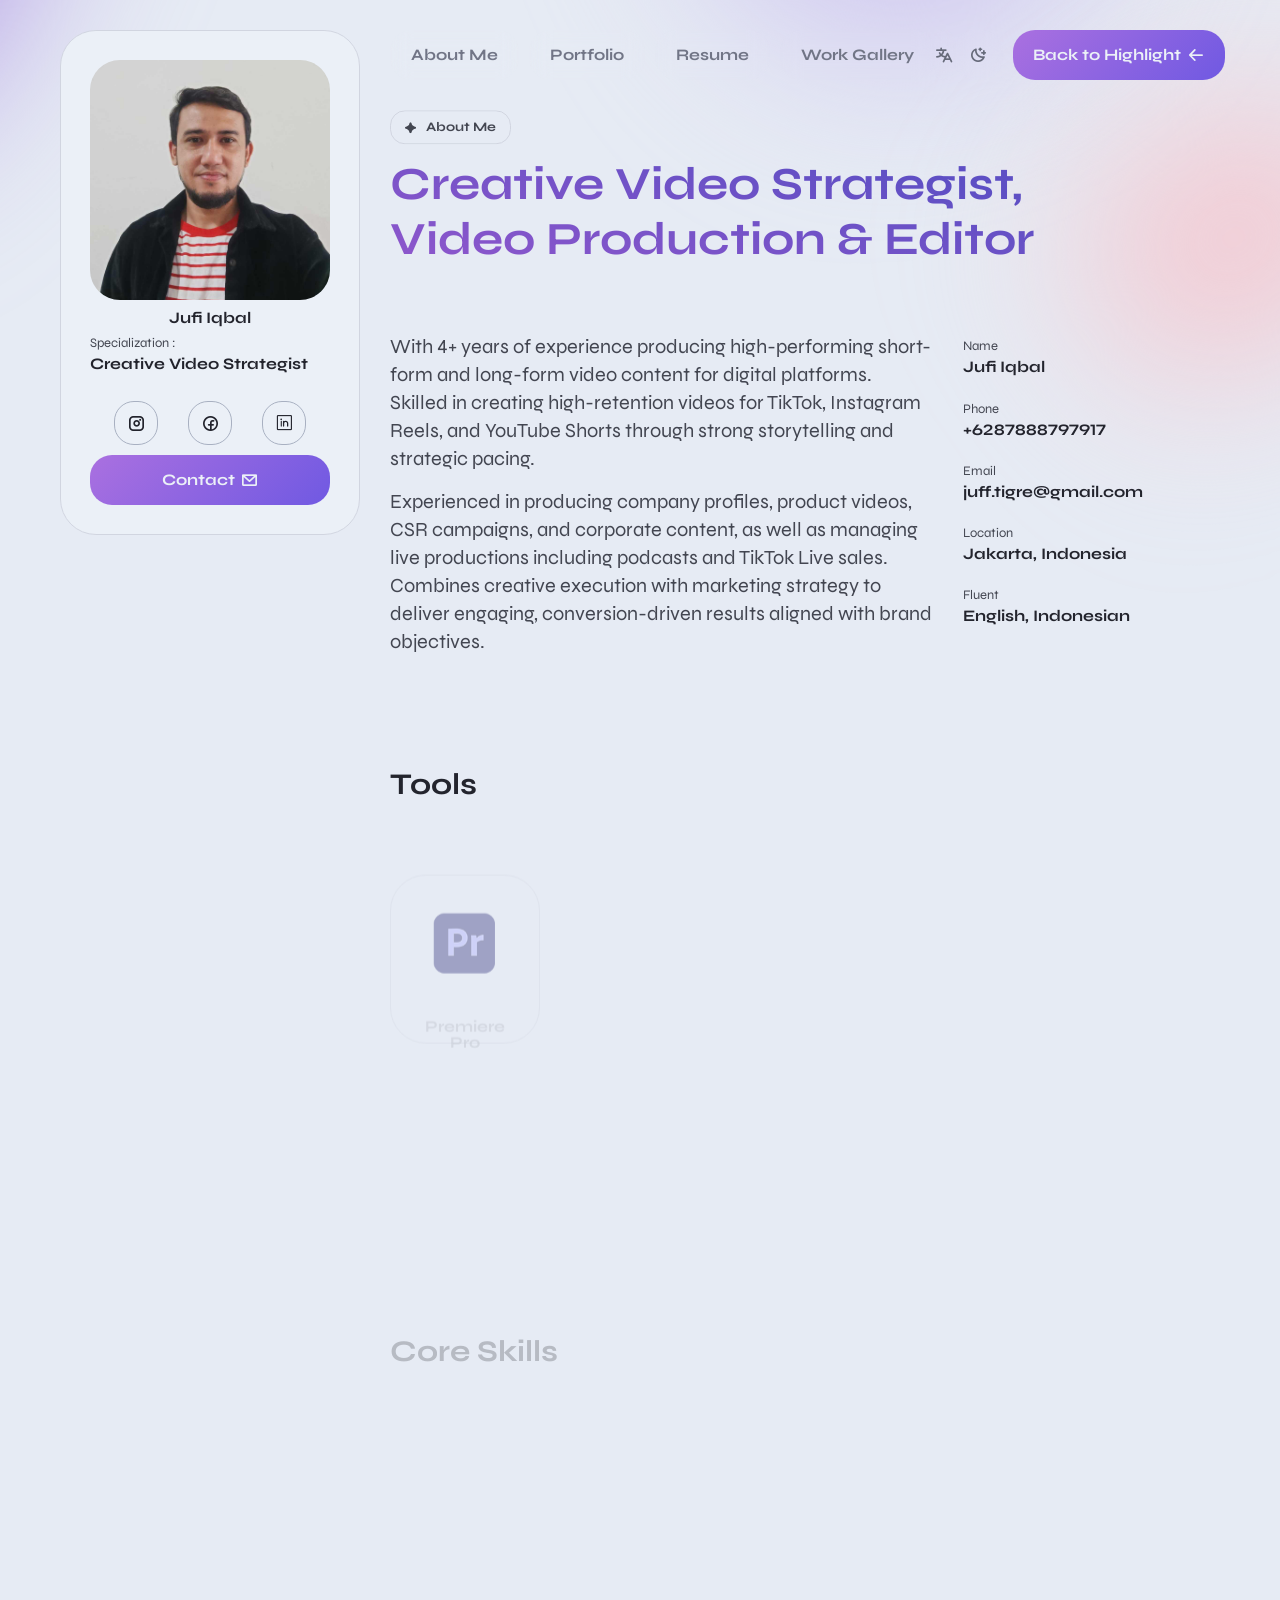
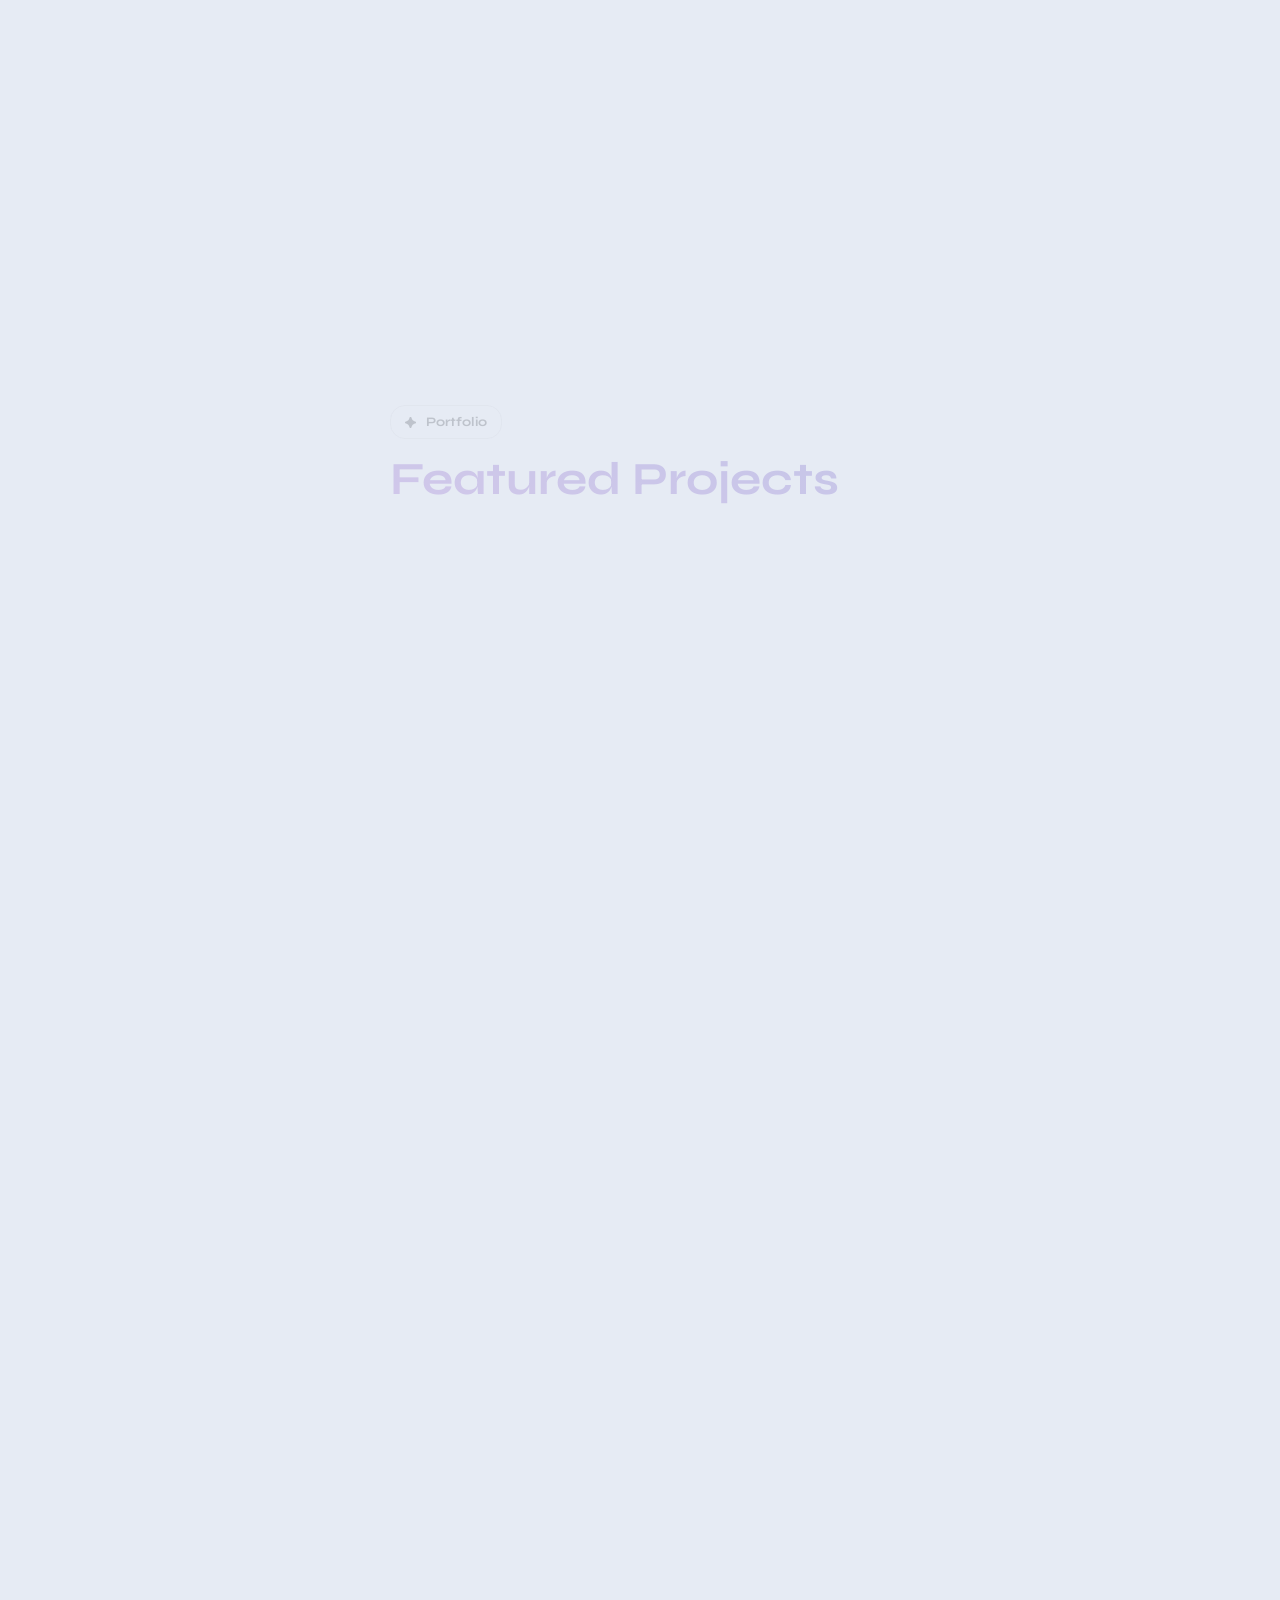
<file: video.html>
<!DOCTYPE html>
<html lang="en" dir="ltr">

  <head>
    <meta charset="UTF-8">
    <!-- Page Title -->
    <title>Jufi Iqbal - Personal Portfolio & Resume</title>

    <!-- Meta Tags -->
    <meta name="description" content="Jufi Iqbal - Personal Portfolio & Resume HTML Template!">
    <meta name="keywords" content="Resume, Portfolio, Personal Page, CV, Web Developer">
    <meta name="author" content="jufi">
    <meta name="website" content="https://github.com/Juff-Iqs/resume.git">
    <meta name="email" content="juff.tigre@gmail.com" />
    <meta name="version" content="1.0.0">
                
    <!-- Viewport Meta-->
    <meta http-equiv="X-UA-Compatible" content="IE=edge">
    <meta name="viewport" content="width=device-width, initial-scale=1, maximum-scale=1">

    <!-- Template Favicon & Icons Start -->
    <link rel="icon" href="img/favicon/favicon.ico" sizes="any">
    <link rel="icon" href="img/favicon/icon.svg" type="image/svg+xml">
    <link rel="apple-touch-icon" href="img/favicon/apple-touch-icon.png">
    <link rel="manifest" href="img/favicon/manifest.webmanifest">

    <!-- Template Favicon & Icons End -->
    <!-- Facebook Metadata WA Start -->
     <meta property="og:title" content="Jufi Iqbal - Personal Portfolio & Resume">
     <meta property="og:description" content="Let's Build Your Digital Business Together!">
     <meta property="og:url" content="https://juff-iqs.github.io/resume/">
     <meta property="og:image" content="https://juff-iqs.github.io/resume/img/works/resume-meta-jufi.jpg">
     <meta property="og:type" content="website">
     <meta property="og:site_name" content="Jufi Iqbal Resume & Portfolio">
     
     <!-- Twitter -->
      <meta name="twitter:card" content="summary_large_image">
      <meta name="twitter:title" content="Jufi Iqbal - Personal Portfolio & Resume">
      <meta name="twitter:description" content="Let's Build Your Digital Business Together!">
      <meta name="twitter:image" content="https://juff-iqs.github.io/resume/img/works/resume-meta-jufi.jpg">
    
    <!-- Template Styles Start -->
    <link rel="stylesheet" href="css/loaders/loader.css">
    <link rel="stylesheet" type="text/css" href="css/plugins.css">
    <link rel="stylesheet" type="text/css" href="css/main.css">
    <!-- Template Styles End -->

    <!-- Custom Browser Color Start -->
    <meta name="theme-color" media="(prefers-color-scheme: light)" content="#dcdce7">
    <meta name="theme-color" media="(prefers-color-scheme: dark)" content="#111111">
    <meta name="msapplication-navbutton-color" content="#111111">
    <meta name="mobile-web-app-capable" content="yes">
    <meta name="apple-mobile-web-app-status-bar-style" content="black-translucent">
  </head>

  <body>
    <!-- Loader Start -->
    <div id="loader" class="loader">
      <div id="loaderContent" class="loader__content">
        <div class="loader__shadow"></div>
        <div class="loader__box"></div>
      </div>
    </div>
    <!-- Loader End -->

    <!-- Header Start -->
    <header id="header" class="header d-flex justify-content-between">
      <!-- Navigation Menu Start -->
      <div class="header__navigation">
        <nav id="menu" class="menu">
          <ul class="menu__list d-flex justify-content-start">
                        <li class="menu__item">
              <a class="menu__link btn" href="#about">
                <span class="menu__caption">About Me</span>
                <i class="ph-bold ph-user"></i>
              </a>
            </li>
            <li class="menu__item">
              <a class="menu__link btn" href="#portfolio">
                <span class="menu__caption">Portfolio</span>
                <i class="ph-bold ph-squares-four"></i>
              </a>
            </li>

            <li class="menu__item">
              <a class="menu__link btn" href="#resume">
                <span class="menu__caption">Resume</span>
                <i class="ph-bold ph-article"></i>
              </a>
            </li>
            <li class="menu__item">
              <a class="menu__link btn" href="#contact">
                <span class="menu__caption">Work Gallery</span>
                <i class="ph-bold ph-envelope"></i>
              </a>
            </li>
          </ul>
        </nav>
      </div>
      <!-- Navigation Menu End -->

  <!-- Language Switcher -->
  <button id="lang-switcher" 
          class="lang-switcher header__switcher btn" 
          type="button" role="switch" 
          aria-label="language switch" 
          aria-checked="en">
    <i class="ph-bold ph-translate"></i>
  </button>
      
      <div class="header__controls d-flex justify-content-end">
        <button id="color-switcher" class="color-switcher header__switcher btn" type="button" role="switch" aria-label="light/dark mode" aria-checked="true"></button>
        <a id="notify-trigger" class="header__trigger btn"  
        href="index.html">
          <span class="trigger__caption lang lang-en">Back to Highlight</span>
          <span class="trigger__caption lang lang-id" style="display:none;">ke Highlight</span>
          <i class="ph-bold ph-arrow-left"></i>
        </a>
      </div>
      <!-- Header Controls End -->
    </header>
    <!-- Header End -->

    <!-- Gradient Background Start -->
    <div class="gradient-background">
      <div class="blur"></div>
      <div class="blur"></div>
      <div class="blur"></div>
    </div>
    <!-- Gradient Background End -->

    <!-- Avatar Side Block Start -->
    <div id="avatar" class="avatar">
      <div class="avatar__container d-flex flex-column justify-content-lg-between">
        <!-- image and logo -->
        <div class="avatar__block">
          <div class="avatar__image">
            <img src="img/avatars/foto-selvie.jpg" alt="Fullstack Developer">
          </div>
          <div class="avatar__logo d-flex align-items-center justify-content-center">
            
          <h6>Jufi Iqbal</h6>
          </div>

        </div>
        <!-- data caption #1 -->
        <div class="avatar__block">
          <h6>
            <small class="top lang lang-en">Specialization :</small>
            <small class="top lang lang-id" style="display:none;">Spesialisasi :</small>
             Creative Video Strategist
          </h6><br>
        </div>
        <!-- data caption #2 -->

        <!-- socials and CTA button -->
        <div class="avatar__block">
          <div class="avatar__socials">
            <ul class="socials-square d-flex justify-content-center gap-5 center-content mt-2">
              <li class="socials-square__item">
                <a class="socials-square__link btn" href="https://www.instagram.com/suntreedjaya?utm_source=ig_web_button_share_sheet&igsh=MXVlNzN4NW9uazRpZw==" target="_blank"><i class="ph-bold ph-instagram-logo"></i></a>
              </li>
              <li class="socials-square__item">
                <a class="socials-square__link btn" href="https://www.facebook.com/profile.php?id=100093439098148" target="_blank"><i class="ph-bold ph-facebook-logo"></i></a>
              </li>
              <li class="socials-square__item">
                <a class="socials-square__link btn" href="https://id.linkedin.com/in/jufiiqbal" target="_blank"><i class="ph ph-linkedin-logo"></i></a>
              </li>
            </ul>
          </div>
          <div class="avatar__btnholder">
            <a class="btn btn-default btn-fullwidth btn-hover btn-hover-accent" href="mailto:juff.tigre@gmail.com">
              <span class="btn-caption">Contact</span>
               <i class="ph-bold ph-envelope-simple"></i>
            </a>
          </div>
        </div>
      </div>
    </div>
    <!-- Avatar Side Block End -->

    <!-- Page Content Start -->
    <div id="content" class="content">
      <div class="content__wrapper">

        <!-- Intro Section Start -->
        <section id="about" class="inner about">
          <!-- Content Block - H2 Section Title Start -->
          <div class="content__block section-grid-title">
            <p class="h2__subtitle animate-in-up">
              <svg xmlns="http://www.w3.org/2000/svg" x="0px" y="0px" width="13px" height="13px" viewBox="0 0 13 13" fill="currentColor">
                <path fill="currentColor" d="M5.6,12.6c-0.5-0.8-0.7-2.4-1.7-3.5c-1-1-2.7-1.2-3.5-1.7C-0.1,7-0.1,6,0.4,5.6c0.8-0.5,2.3-0.6,3.5-1.8
                  C5,2.8,5.1,1.2,5.6,0.4C6-0.1,7-0.1,7.4,0.4c0.5,0.8,0.7,2.4,1.8,3.5c1.2,1.2,2.6,1.2,3.5,1.7c0.6,0.4,0.6,1.4,0,1.7
                  C11.8,7.9,10.2,8,9.1,9.1c-1,1-1.2,2.7-1.7,3.5C7,13.1,6,13.1,5.6,12.6z"/>
              </svg>
              <span>About Me</span>
            </p>
            <h2 class="h2__title animate-in-up">Creative Video Strategist, Video Production & Editor </h2>
          </div>
          

          <div class="content__block grid-block block-large">
            <div class="container-fluid p-0">
              <div class="row g-0 justify-content-between">
                <!-- About Me Description Start -->
                <div class="col-12 col-xl-8 grid-item about-descr">
                  <p class="about-descr__text animate-in-up">             
                    With 4+ years of experience producing high-performing short-form and long-form video content 
                    for digital platforms. Skilled in creating high-retention videos for TikTok, Instagram Reels, 
                    and YouTube Shorts through strong storytelling and strategic pacing.<br>
                  </p>
                
                  </p>
                  <p class="about-descr__text animate-in-up">
                    Experienced in producing company profiles, product videos, CSR campaigns, and corporate content, as well as managing live 
                    productions including podcasts and TikTok Live sales. Combines creative execution with marketing strategy to deliver engaging, 
                    conversion-driven results aligned with brand objectives. 
                  </p>
                </div>
                <!-- About Me Description End -->
      
                <!-- About Me Information Start -->
                <div class="col-12 col-xl-4 grid-item about-info">
                  <div class="about-info__item animate-in-up">
                    <h6>
                      <small class="top">Name</small>
                      Jufi Iqbal
                    </h6>
                  </div>
                  <div class="about-info__item animate-in-up">
                    <h6>
                      <small class="top">Phone</small>
                      <a class="text-link-bold" >+6287888797917</a>
                    </h6>
                  </div>
                  <div class="about-info__item animate-in-up">
                    <h6>
                      <small class="top">Email</small>
                      <a class="text-link-bold" href="mailto:juff.tigre@gmail.com?subject=Message%20from%20your%20site">juff.tigre@gmail.com</a>
                    </h6>
                  </div>
                  <div class="about-info__item animate-in-up">
                    <h6>
                      <small class="top">Location</small>
                      <a class="text-link-bold" target="_blank">Jakarta, Indonesia</a>
                    </h6>
                  </div>
                  <div class="about-info__item animate-in-up">
                    <h6>
                      <small class="top">Fluent</small>
                      <a class="text-link-bold" target="_blank">English, Indonesian</a>
                    </h6>
                  </div>
                </div>
              </div>
            </div>
          </div>  
          
          <!-- Content Block - H3 Block Start -->
          <div class="content__block">
            <div class="section-h3 section-h3-grid">
              <h3 class="h3__title animate-in-up">Tools</h3>
            </div>
          </div>
          <!-- Content Block - H3 Block End -->

          <!-- Content Block - Tools List Start -->
          <div class="content__block grid-block block-large">
            <!-- Tools List Start -->
            <div class="tools-cards d-flex justify-content-start flex-wrap">
              <!-- tools simgle item -->            


              <!-- tools simgle item -->
              <div class="tools-cards__item d-flex grid-item-s animate-card-5">
                <div class="tools-cards__card">
                  <img class="tools-cards__icon animate-in-up" src="img/icons/icon-premier.png" alt="Premiere Pro Icon">
                  <h6 class="tools-cards__caption animate-in-up">Premiere Pro</h6>
                </div>
              </div>

              <!-- tools simgle item -->
              <div class="tools-cards__item d-flex grid-item-s animate-card-5">
                <div class="tools-cards__card">
                  <img class="tools-cards__icon animate-in-up" src="img/icons/icon-After-Effect.png" alt="After Effects Icon">
                  <h6 class="tools-cards__caption animate-in-up">After Effects</h6>
                </div>
              </div>
              
              <!-- tools simgle item -->
               <div class="tools-cards__item d-flex grid-item-s animate-card-5">
                <div class="tools-cards__card">
                  <img class="tools-cards__icon animate-in-up theme-icon"
                  src="img/icons/icon-capcut-white.png"
                  data-light="img/icons/icon-capcut-black.png"
                  data-dark="img/icons/icon-capcut-white.png"
                  alt="CapCut Icon">
                  <h6 class="tools-cards__caption animate-in-up">CapCut</h6>
                </div>
              </div>
              
              <!-- tools simgle item -->
              <div class="tools-cards__item d-flex grid-item-s animate-card-5">
                <div class="tools-cards__card">
                  <img class="tools-cards__icon animate-in-up" src="img/icons/icon-Lightroom.png" alt="Lightroom Icon">
                  <h6 class="tools-cards__caption animate-in-up">Lightroom</h6>
                </div>
              </div>
              
              <!-- tools simgle item -->
              <div class="tools-cards__item d-flex grid-item-s animate-card-5">
                <div class="tools-cards__card">
                  <img class="tools-cards__icon animate-in-up" src="img/icons/icon-Canva.png" alt="Canva Icon">
                  <h6 class="tools-cards__caption animate-in-up">Canva</h6>
                </div>
              </div>

              <!-- tools simgle item -->
              <div class="tools-cards__item d-flex grid-item-s animate-card-5">
                <div class="tools-cards__card">
                  <img class="tools-cards__icon animate-in-up" src="img/icons/icon-illustrator.svg" alt="Tools Icon">
                  <h6 class="tools-cards__caption animate-in-up">Illustrator</h6>
                </div>
              </div>
              <!-- tools simgle item -->
              <div class="tools-cards__item d-flex grid-item-s animate-card-5">
                <div class="tools-cards__card">
                  <img class="tools-cards__icon animate-in-up" src="img/icons/icon-photoshop.svg" alt="Tools Icon">
                  <h6 class="tools-cards__caption animate-in-up">Photoshop</h6>
                </div>
              </div>
              
              <!-- tools simgle item -->
            </div>
            <!-- Tools List End -->
          </div>
          
          <div class="content__block">
            <div class="section-h3 section-h3-grid">
              <h3 class="h3__title animate-in-up">Core Skills</h3>
            </div>
          </div>
          
          <div class="content__block">
            <div class="section-h3 section-h3-grid">
              <div class="achievements d-flex ">
              <!-- achievements single item -->
               <div class="achievements__item d-flex flex-column grid-item animate-card-3">
                <div class="achievements__card animate-card-3">
                  <p>Long  & Short Form Video Editing</p>
                </div>
              </div>
              
              <!-- achievements single item -->
               <div class="achievements__item d-flex flex-column grid-item animate-card-3">
                <div class="achievements__card  animate-card-3">
                  <p>Scriptwriting for Video</p>
                </div>
              </div>
                
              <!-- achievements single item -->
               <div class="achievements__item d-flex flex-column grid-item animate-card-3">
                <div class="achievements__card  animate-card-3">
                  <p>Reels & Tik Tok Video Optimization</p>
                </div>
              </div>
            </div>
            
            <div class="achievements d-flex ">
              <!-- achievements single item -->
               <div class="achievements__item d-flex flex-column grid-item animate-card-3">
                <div class="achievements__card animate-card-3">
                  <p>YouTube SEO & Optimization</p>
                </div>
              </div>
              
              <!-- achievements single item -->
               <div class="achievements__item d-flex flex-column grid-item animate-card-3">
                <div class="achievements__card  animate-card-3">
                  <p>Optimizing Hooks and Pacing</p>
                </div>
              </div>
                
              <!-- achievements single item -->
               <div class="achievements__item d-flex flex-column grid-item animate-card-3">
                <div class="achievements__card  animate-card-3">
                  <p>Color Correction & Color Grading</p>
                </div>
              </div>
            </div>
            
            <div class="achievements d-flex ">
              <!-- achievements single item -->
               <div class="achievements__item d-flex flex-column grid-item animate-card-3">
                <div class="achievements__card animate-card-3">
                  <p>Multi-Camera Production</p>
                </div>
              </div>
              
              <!-- achievements single item -->
               <div class="achievements__item d-flex flex-column grid-item animate-card-3">
                <div class="achievements__card  animate-card-3">
                  <p>On - Set Interview Direction</p>
                </div>
              </div>
                
              <!-- achievements single item -->
               <div class="achievements__item d-flex flex-column grid-item animate-card-3">
                <div class="achievements__card  animate-card-3">
                  <p>Lower Third & Motion Graphics</p>
                </div>
              </div>
            </div>
            </div>
          </div>
        </section>

        <!-- Portfolio Section Start -->
        <section id="portfolio" class="inner inner-first portfolio">

          <!-- Content Block - H2 Section Title Start -->
          <div class="content__block section-grid-title">
            <p class="h2__subtitle animate-in-up">
              <svg xmlns="http://www.w3.org/2000/svg" x="0px" y="0px" width="13px" height="13px" viewBox="0 0 13 13" fill="currentColor">
                <path fill="currentColor" d="M5.6,12.6c-0.5-0.8-0.7-2.4-1.7-3.5c-1-1-2.7-1.2-3.5-1.7C-0.1,7-0.1,6,0.4,5.6c0.8-0.5,2.3-0.6,3.5-1.8
                  C5,2.8,5.1,1.2,5.6,0.4C6-0.1,7-0.1,7.4,0.4c0.5,0.8,0.7,2.4,1.8,3.5c1.2,1.2,2.6,1.2,3.5,1.7c0.6,0.4,0.6,1.4,0,1.7
                  C11.8,7.9,10.2,8,9.1,9.1c-1,1-1.2,2.7-1.7,3.5C7,13.1,6,13.1,5.6,12.6z"/>
              </svg>
              <span>Portfolio</span>
            </p><br>
            <h2 class="h2__title animate-in-up lang lang-en">Featured Projects</h2>
            <h2 class="h2__title animate-in-up lang lang-id" style="display:none;">Cek Pekerjaan Saya</h2>
          </div>
          <!-- Content Block - H2 Section Title End -->

          <!-- Content Block - Works Gallery Start -->
          <div class="content__block grid-block">
            <div class="container-fluid px-0 inner__gallery">
              <div class="row gx-0 my-gallery" itemscope itemtype="http://schema.org/ImageGallery">

                <!-- Works Gallery Single Item Start Produk 1-->
                <figure class="col-12 col-md-6 gallery__item grid-item animate-card-2" itemprop="associatedMedia" itemscope itemtype="http://schema.org/ImageObject">
                  <a href="img/works/Portfolio-produk-6.jpg" data-image="img/works/Portfolio-produk-6.jpg" class="gallery__link" itemprop="contentUrl" data-size="1400x1400">
                    <img src="img/works/Portfolio-produk-6.jpg" class="gallery__image" itemprop="thumbnail" alt="Image 1">
                  </a>
                  <figcaption class="gallery__descr" itemprop="caption description">
                    <h5>Motion Animation - Lower third</h5>
                    <div class="card__tags d-flex flex-wrap">
                      <span class="rounded-tag opposite">Lower Third</span>
                      <span class="rounded-tag opposite">Animation</span>
                      
                    </div>
                    <p class="small">Built withAfter Effect, Premiere Pro, and Illustrator. 
                      This project involved creating dynamic lower third animations for a corporate video, 
                      enhancing visual storytelling and brand identity. 
                    </p>
                    <a href="https://drive.google.com/file/d/1SabryriIsYj8Q7sotV4O11xK_zbHeAkH/view?usp=drive_link" target="_blank" 
                    class="btn btn-sm btn-default btn-hover btn-hover-accent mt-2">
                    <span class="btn-caption">Play</span>
                    <i class="ph-bold ph-play"></i>
                  </a>
                  </figcaption>
                </figure>
    
                <!-- Works Gallery Single Item Start Produk 2-->
                <figure class="col-12 col-md-6 gallery__item grid-item animate-card-2" itemprop="associatedMedia" itemscope itemtype="http://schema.org/ImageObject">
                  <a href="img/works/Portfolio-produk-7.jpg" data-image="img/works/Portfolio-produk-7.jpg" class="gallery__link" itemprop="contentUrl" data-size="1400x1400">
                    <img src="img/works/Portfolio-produk-7.jpg" class="gallery__image" itemprop="thumbnail" alt="Image 1">
                  </a>
                  <figcaption class="gallery__descr" itemprop="caption description">
                    <h5>Motion Animation - Lower third</h5>
                    <div class="card__tags d-flex flex-wrap">
                      <span class="rounded-tag opposite">Long Form Video</span>
                      <span class="rounded-tag opposite">Corporate Video</span>
                      
                    </div>
                    <p class="small">
                      This project involved editing a long-form company profile video, incorporating dynamic lower third animations, 
                      and ensuring a cohesive visual narrative that effectively communicated the brand's story and values.
                    </p>
                    <a href="https://drive.google.com/file/d/1pQy10wpXunwX8hI49SJFa_B71Ed5LDE0/view?usp=drive_link" target="_blank" 
                    class="btn btn-sm btn-default btn-hover btn-hover-accent mt-2">
                    <span class="btn-caption">Play</span>
                    <i class="ph-bold ph-play"></i>
                  </a>
                  </figcaption>
                </figure>
                <!-- Works Gallery Single Item End -->
    
                <!-- Works Gallery Single Item Start Produk 3 -->
                <figure class="col-12 col-md-6 gallery__item grid-item animate-card-2" itemprop="associatedMedia" itemscope itemtype="http://schema.org/ImageObject">
                  <a href="img/works/Portfolio-produk-8.jpg" data-image="img/works/Portfolio-produk-8.jpg" class="gallery__link" itemprop="contentUrl" data-size="1400x1400" >
                    <img src="img/works/Portfolio-produk-8.jpg" class="gallery__image" itemprop="thumbnail"  alt="Image 1">
                  </a>
                  <figcaption class="gallery__descr" itemprop="caption description">
                    <h5>Short Form Video - Potrait</h5>
                    <div class="card__tags d-flex flex-wrap">
                      <span class="rounded-tag opposite">Short Form Video</span>
                      <span class="rounded-tag opposite">Portrait</span>
                      
                    </div>
                    <p class="small">Built with capcut,  creating a high-retention short-form video optimized for portrait 
                      viewing on platforms like TikTok and Instagram Reels, utilizing strategic pacing, engaging hooks, 
                      and visually compelling edits to maximize audience engagement and drive conversions. 
                    </p>
                    <a href="https://drive.google.com/file/d/1_EIf16F-FbCVIac_3m6np7kPbNSfFLSS/view?usp=drive_link" target="_blank" 
                    class="btn btn-sm btn-default btn-hover btn-hover-accent mt-2">
                    <span class="btn-caption">Play</span>
                    <i class="ph-bold ph-play"></i>
                  </a>
                  </figcaption>
                </figure>
                
                <figure class="col-12 col-md-6 gallery__item grid-item animate-card-2" itemprop="associatedMedia" itemscope itemtype="http://schema.org/ImageObject">
                  <a href="img/works/Portfolio-produk-9.jpg" data-image="img/works/Portfolio-produk-9.jpg" class="gallery__link" itemprop="contentUrl" data-size="1400x1400">
                    <img src="img/works/Portfolio-produk-9.jpg" class="gallery__image" itemprop="thumbnail" alt="Image 1">
                  </a>
                  <figcaption class="gallery__descr" itemprop="caption description">
                    <h5>Motion Animation - Lower third</h5>
                    <div class="card__tags d-flex flex-wrap">
                      <span class="rounded-tag opposite">Short Form Video</span>
                      <span class="rounded-tag opposite">Activity Video</span>
                      
                    </div>
                    <p class="small">Built with capcut, creating a high-retention short-form video optimized for portrait 
                      viewing on platforms like TikTok and Instagram Reels, to maximize audience engagement and drive conversions. 
                    </p>
                    <a href="https://drive.google.com/file/d/1FnmRx5gkryKsSFLjIHH095AafNMpBKqE/view?usp=drive_link" target="_blank" 
                    class="btn btn-sm btn-default btn-hover btn-hover-accent mt-2">
                    <span class="btn-caption">Play</span>
                    <i class="ph-bold ph-play"></i>
                  </a>
                  </figcaption>
                </figure>
              </div>
            </div>
          </div>
          <!-- Content Block - Works Gallery End Produk 3 portfolio 3  -->
        </section>
        <!-- Portfolio Section End -->


        <!-- Resume Section Start -->
        <section id="resume" class="inner resume">

          <!-- Content Block - H2 Section Title Start -->
           <div class="content__block section-title">
            <p class="h2__subtitle  animate-in-up">
              <svg xmlns="http://www.w3.org/2000/svg" x="0px" y="0px" width="13px" height="13px" viewBox="0 0 13 13" fill="currentColor">
                <path fill="currentColor" d="M5.6,12.6c-0.5-0.8-0.7-2.4-1.7-3.5c-1-1-2.7-1.2-3.5-1.7C-0.1,7-0.1,6,0.4,5.6c0.8-0.5,2.3-0.6,3.5-1.8
                  C5,2.8,5.1,1.2,5.6,0.4C6-0.1,7-0.1,7.4,0.4c0.5,0.8,0.7,2.4,1.8,3.5c1.2,1.2,2.6,1.2,3.5,1.7c0.6,0.4,0.6,1.4,0,1.7
                  C11.8,7.9,10.2,8,9.1,9.1c-1,1-1.2,2.7-1.7,3.5C7,13.1,6,13.1,5.6,12.6z"/>
              </svg>
              <span>Resume</span>
            </p>
            <h2 class="h2__title  animate-in-up">Professional Experience</h2>
          </div>
          <div class="content__block block-large">

            <!-- H3 Block Start -->
            <div class="section-h3">
              <h3 class="h3__title animate-in-up">Work experience</h3>
            </div>
            <!-- H3 Block End -->

            <!-- Experience Lines Start -->
            <div class="container-fluid p-0 resume-lines">
              <!-- experience single item -->
              <div class="row g-0 resume-lines__item animate-in-up">
                <div class="col-12 col-md-2">
                  <span class="resume-lines__date animate-in-up">2022 - 2023</span>
                </div>
                <div class="col-12 col-md-5">
                  <h5 class="resume-lines__title animate-in-up">Co Producer - Video Production Long Form</h5>
                  <p class="resume-lines__source animate-in-up">in the
                    <a href="#0" class="text-link-bold" target="_blank">Kreatif Djaya Komunika</a>
                  </p>
                </div>
                
                <div class="col-12 col-md-5">
                  <ul class="small resume-lines__descr animate-in-up">
                    <li>Bridge creative vision and business objectives</li>
                    <li>Curate and develop storytelling concepts aligned with video objectives and brand goals</li>
                    <li>Plan and manage production budgets, timelines, and overall schedules</li>
                    <li>Define video style, visual direction, lower thirds, voice-over tone, and background audio</li>
                    <li>Oversee end-to-end production processes (pre-production, production, and post-production)</li>
                    <li>Ensure brand consistency in tone, visual identity, and messaging across all outputs</li>
                  </ul>
                </div>
              </div>
              <!-- experience single item -->
              <div class="row g-0 resume-lines__item animate-in-up">
                <div class="col-12 col-md-2">
                  <span class="resume-lines__date animate-in-up">2023 - 2025</span>
                </div>
                <div class="col-12 col-md-5">
                  <h5 class="resume-lines__title animate-in-up">Creative Video Strategist</h5>
                  <p class="resume-lines__source animate-in-up">in the
                    <a href="#0" class="text-link-bold" target="_blank">Kreatif Djaya Komunika</a>
                  </p>
                </div>
                <div class="col-12 col-md-5">
                  <ul class="small resume-lines__descr animate-in-up">
                    <li>Create high-performing ad creatives for TikTok, Meta Ads, YouTube, and other paid channels</li>
                    <li>Continuously research trends, competitors, and platform algorithm updates</li>
                    <li>Develop short-form video plans, including content volume, themes, and style, aligned with trend research, competitor analysis, and platform algorithm updates.</li>
                    <li>Develop conversion live content (TikTok Live sales, product demos, webinars)</li>
                    <li>Collaborate with talents, influencers, and content creators to expand reach, increase engagement, and drive revenue growth.</li>
                  </ul>
                </div>
              </div>
              <!-- experience single item -->
              <div class="row g-0 resume-lines__item animate-in-up">
                <div class="col-12 col-md-2">
                  <span class="resume-lines__date animate-in-up">2024 - Now</span>
                </div>
                <div class="col-12 col-md-5">
                  <h5 class="resume-lines__title animate-in-up">Video Editor Short Form </h5>
                  <p class="resume-lines__source animate-in-up">in the
                    <a href="#0" class="text-link-bold" target="_blank">Kreatif Djaya Komunika</a>
                  </p>
                </div>
               <div class="col-12 col-md-5">
                  <ul class="small resume-lines__descr animate-in-up">
                    <li>Edit high-retention short-form portrait videos for TikTok, Instagram Reels, and YouTube Shorts</li>
                    <li>Craft strong hooks to maximize audience retention</li>
                    <li>Apply dynamic pacing, captions, transitions, and motion graphics</li>
                    <li>Optimize videos for platform algorithms and performance metrics</li>
                    <li>Synchronize visuals with music, sound effects, and subtitles for impactful storytelling</li>
                    <li>Execute shooting on-site video and audio production at predetermined locations in accordance with the production plan and schedule.</li>
                    <li>Maintain and organize video assets to ensure they are properly archived and readily available for future</li>
                  </ul>
                </div>
              </div>
            </div>
            <!-- Experience Lines End -->
             <div class="avatar__btnwrapper">
  
  <div class="avatar__btnholder" >
    <a class="btn btn-default btn-fullwidth btn-hover btn-hover-accent animate-card-5" href="index.html">
      <span class="btn-caption">Back to Highlight</span>
      
    </a>
  </div>

  <div class="avatar__btnholder">
    <a class="btn btn-default btn-fullwidth btn-hover btn-hover-accent animate-card-5" href="#">
      <span class="btn-caption">View Portfolio</span>
    </a>
  </div>

</div>
          </div>

        </section>
        <!-- Contact Section Start -->

      </div>
    </div>
    <!-- Page Content End -->

    <!-- Root element of PhotoSwipe. Must have class pswp. -->
    <div class="pswp" tabindex="-1" role="dialog" aria-hidden="true">

      <!-- Background of PhotoSwipe.
      It's a separate element, as animating opacity is faster than rgba(). -->
      <div class="pswp__bg"></div>

      <!-- Slides wrapper with overflow:hidden. -->
      <div class="pswp__scroll-wrap">

        <!-- Container that holds slides. PhotoSwipe keeps only 3 slides in DOM to save memory. -->
        <!-- don't modify these 3 pswp__item elements, data is added later on. -->
        <div class="pswp__container">
          <div class="pswp__item"></div>
          <div class="pswp__item"></div>
          <div class="pswp__item"></div>
        </div>

        <!-- Default (PhotoSwipeUI_Default) interface on top of sliding area. Can be changed. -->
        <div class="pswp__ui pswp__ui--hidden">

          <div class="pswp__top-bar">

            <!--  Controls are self-explanatory. Order can be changed. -->

            <div class="pswp__counter"></div>

            <button class="pswp__button pswp__button--close link-s" title="Close (Esc)"></button>

            <button class="pswp__button pswp__button--share link-s" title="Share"></button>

            <button class="pswp__button pswp__button--fs link-s" title="Toggle fullscreen"></button>

            <button class="pswp__button pswp__button--zoom link-s" title="Zoom in/out"></button>

            <!-- Preloader demo http://codepen.io/dimsemenov/pen/yyBWoR -->
            <!-- element will get class pswp__preloader-active when preloader is running -->
            <div class="pswp__preloader">
              <div class="pswp__preloader__icn">
                <div class="pswp__preloader__cut">
                  <div class="pswp__preloader__donut"></div>
                </div>
              </div>
            </div>
          </div>

            <div class="pswp__share-modal pswp__share-modal--hidden pswp__single-tap">
              <div class="pswp__share-tooltip"></div>
            </div>

            <button class="pswp__button pswp__button--arrow--left link-s" title="Previous (arrow left)"></button>

            <button class="pswp__button pswp__button--arrow--right link-s" title="Next (arrow right)"></button>

            <div class="pswp__caption">
              <div class="pswp__caption__center"></div>
            </div>

        </div>

      </div>

    </div>

    <!-- Load Scripts Start -->
    <script src="js/libs.min.js"></script>
    <script>
      const randomX = random(-400, 400);
      const randomY = random(-200, 200);
      const randomDelay = random(0, 50);
      const randomTime = random(20, 40);
      const randomTime2 = random(5, 12);
      const randomAngle = random(-30, 150);
      

      const blurs = gsap.utils.toArray(".blur");
      blurs.forEach((blur) => {
        gsap.set(blur, {
          x: randomX(-1),
          y: randomX(1),
          rotation: randomAngle(-1)
        });

        moveX(blur, 1);
        moveY(blur, -1);
        rotate(blur, 1);
      });

      function rotate(target, direction) {
        gsap.to(target, randomTime2(), {
          rotation: randomAngle(direction),
          ease: Sine.easeInOut,
          onComplete: rotate,
          onCompleteParams: [target, direction * -1]
        });
      }

      function moveX(target, direction) {
        gsap.to(target, randomTime(), {
          x: randomX(direction),
          ease: Sine.easeInOut,
          onComplete: moveX,
          onCompleteParams: [target, direction * -1]
        });
      }

      function moveY(target, direction) {
        gsap.to(target, randomTime(), {
          y: randomY(direction),
          ease: Sine.easeInOut,
          onComplete: moveY,
          onCompleteParams: [target, direction * -1]
        });
      }

      function random(min, max) {
        const delta = max - min;
        return (direction = 1) => (min + delta * Math.random()) * direction;
      }
    </script>
    <script src="js/app.js"></script>
    <script src="js/gallery-init.js"></script>
    <!-- Load Scripts End -->
    
  </body>

</html>
</file>
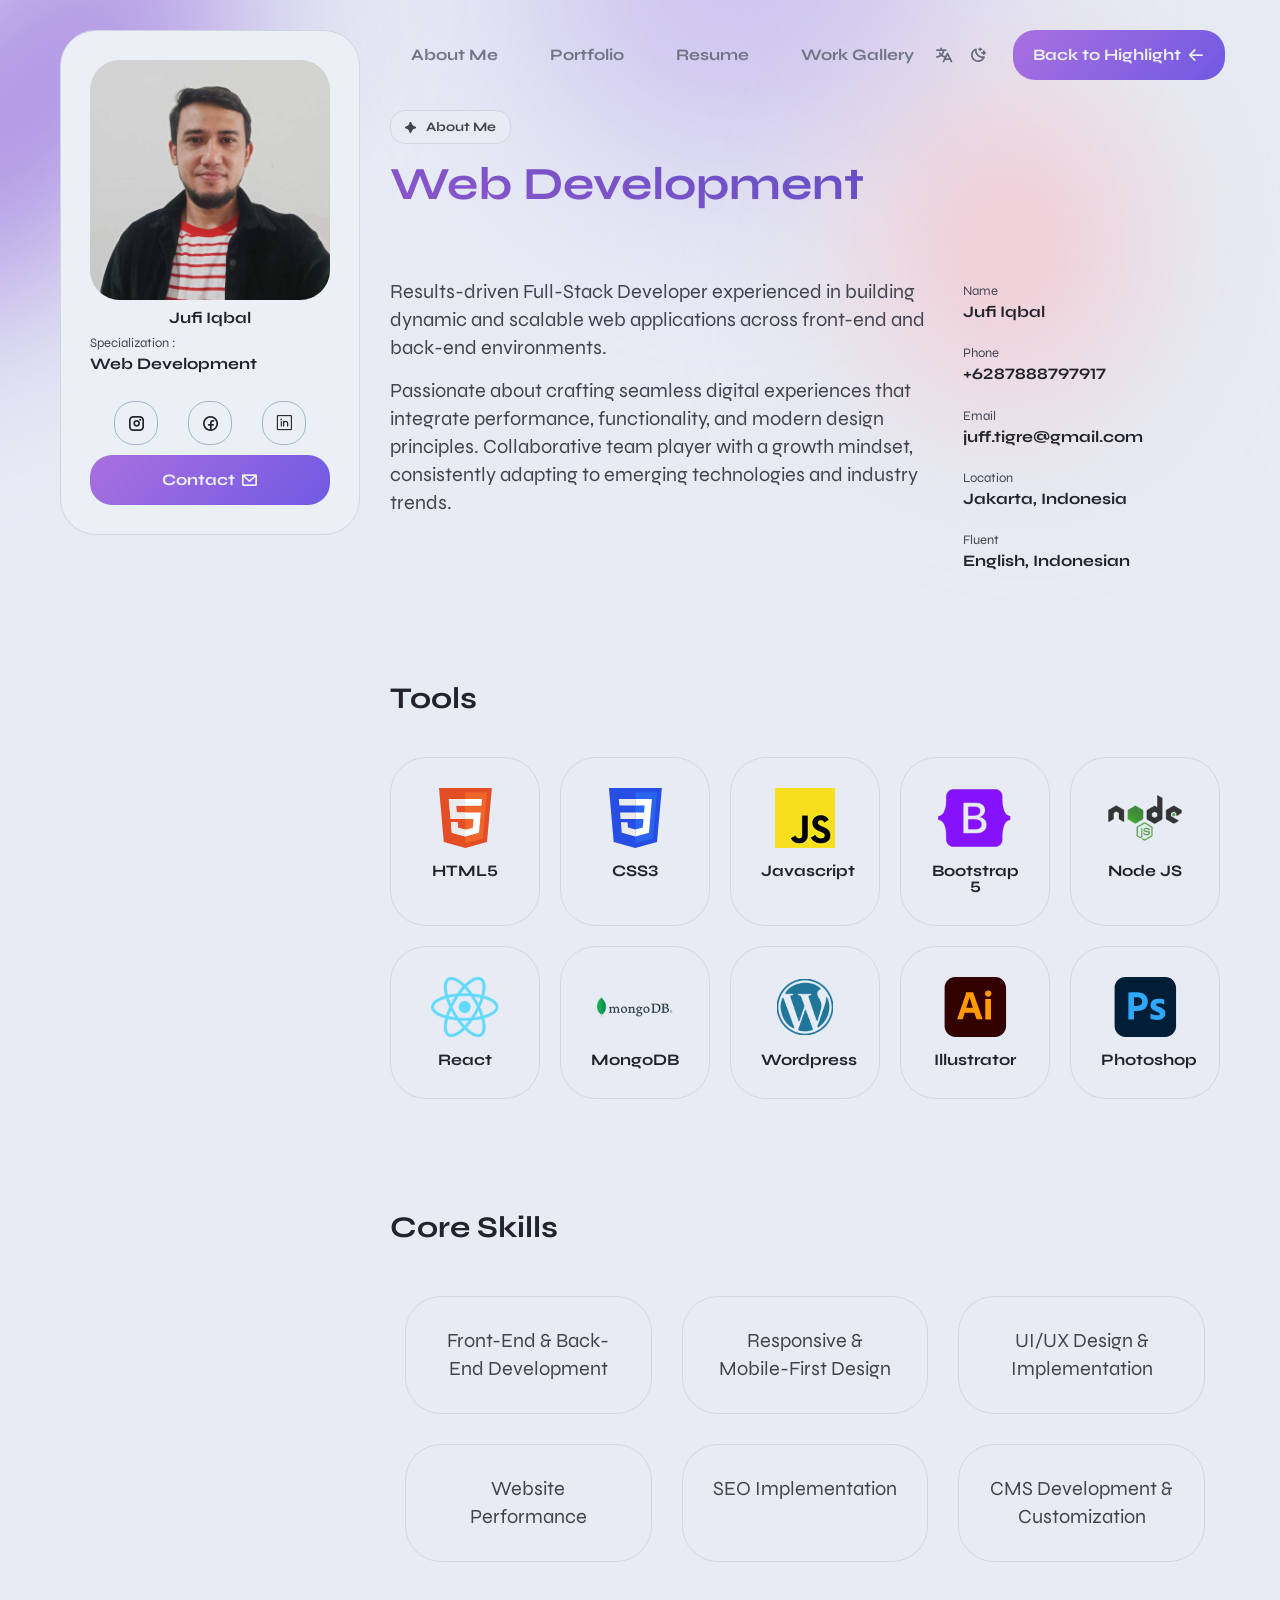
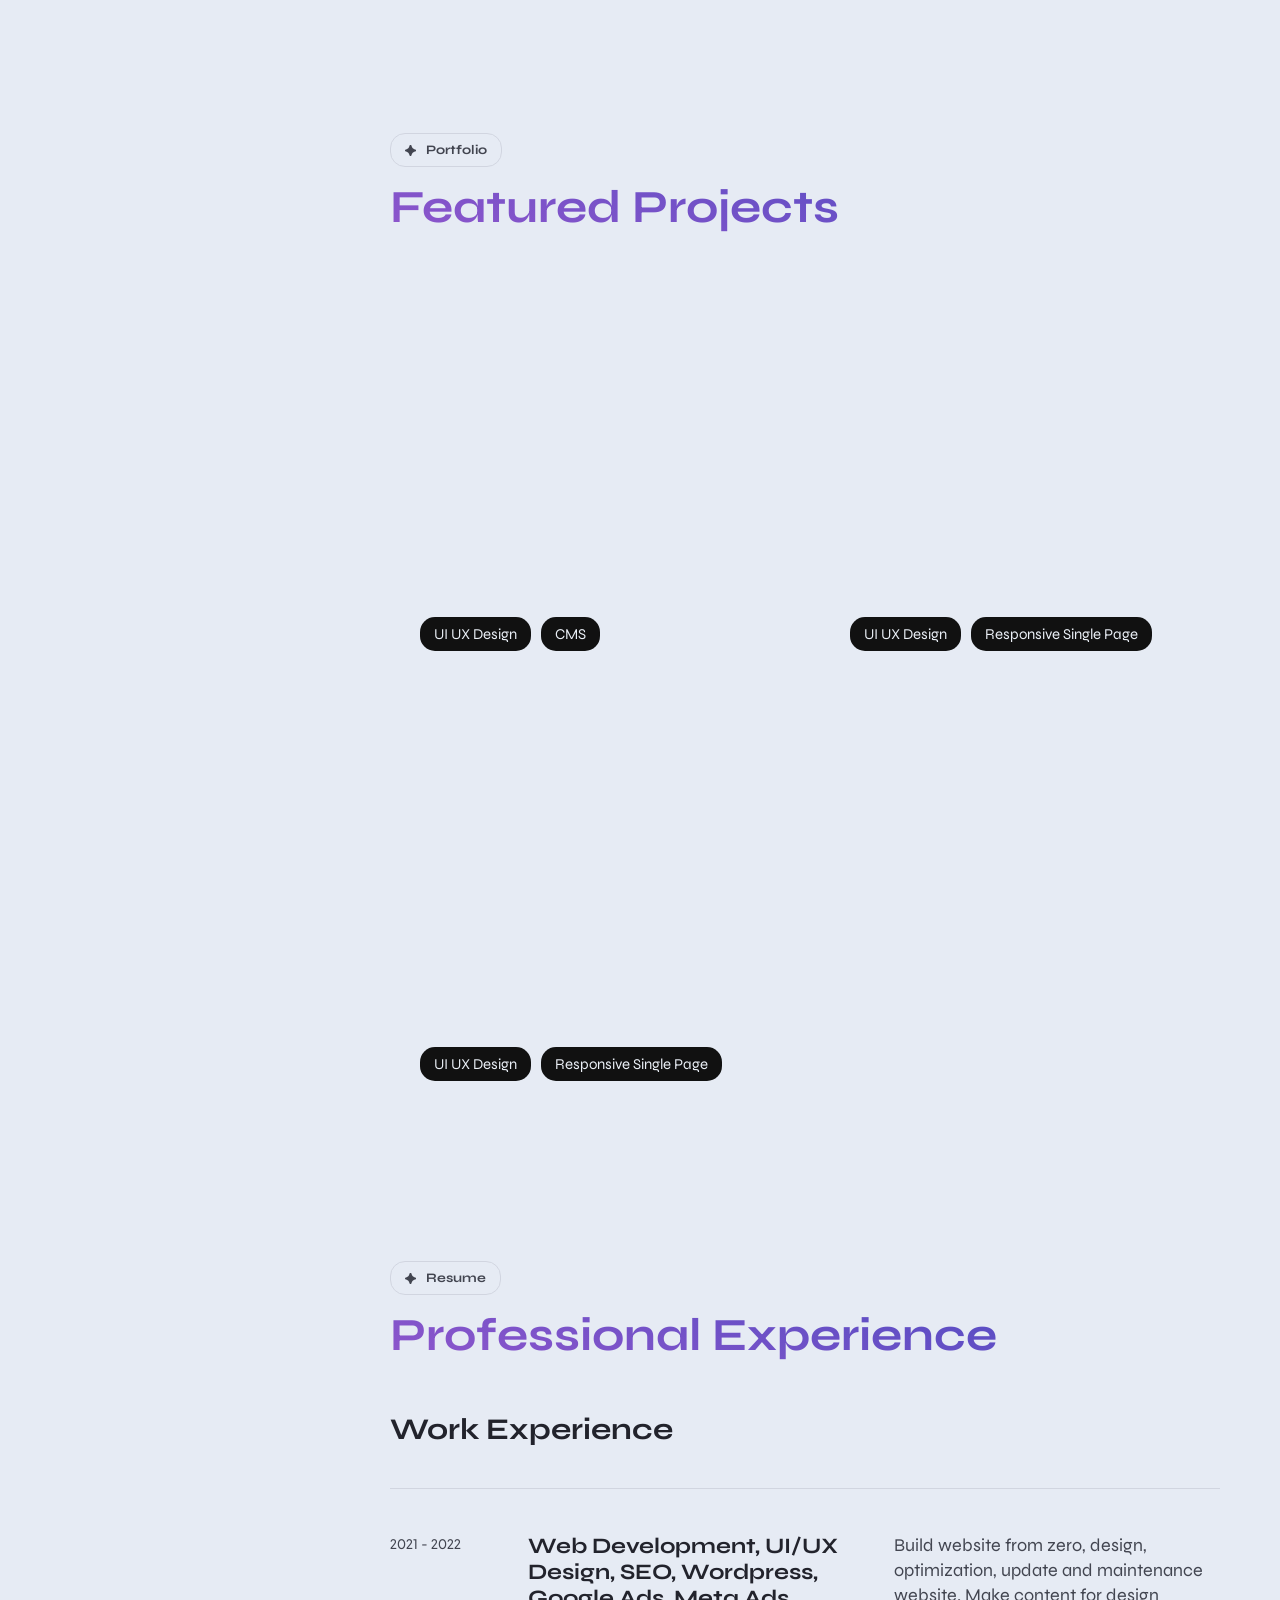
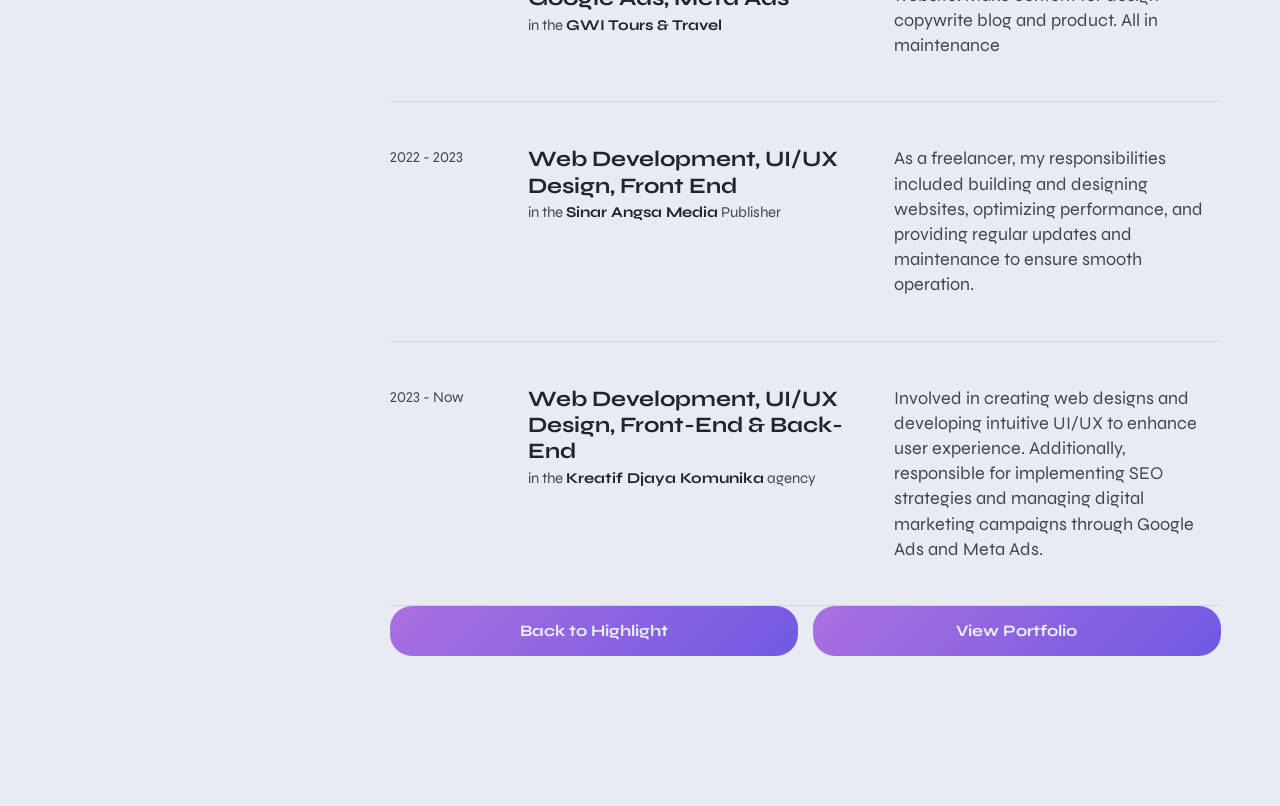
<file: webdev.html>
<!DOCTYPE html>
<html lang="en" dir="ltr">

<head>
  <meta charset="UTF-8">
  <!-- Page Title -->
  <title>Jufi Iqbal - Personal Portfolio & Resume</title>

  <!-- Meta Tags -->
  <meta name="description" content="Jufi Iqbal - Portfolio & Resume!">
  <meta name="keywords" content="Resume, Portfolio, Personal Page, CV, Web Developer">
  <meta name="author" content="jufi">
  <meta name="website" content="https://github.com/Juff-Iqs/resume.git">
  <meta name="email" content="juff.tigre@gmail.com" />
  <meta name="version" content="1.0.0">

  <!-- Viewport Meta-->
  <meta http-equiv="X-UA-Compatible" content="IE=edge">
  <meta name="viewport" content="width=device-width, initial-scale=1, maximum-scale=1">

  <!-- Template Favicon & Icons Start -->
  <link rel="icon" href="img/favicon/favicon.ico" sizes="any">
  <link rel="icon" href="img/favicon/icon.svg" type="image/svg+xml">
  <link rel="apple-touch-icon" href="img/favicon/apple-touch-icon.png">
  <link rel="manifest" href="img/favicon/manifest.webmanifest">

  <!-- Template Favicon & Icons End -->
  <!-- Facebook Metadata WA Start -->
  <meta property="og:title" content="Jufi Iqbal - Personal Portfolio & Resume">
  <meta property="og:description" content="Let's Build Your Digital Business Together!">
  <meta property="og:url" content="https://juff-iqs.github.io/resume/">
  <meta property="og:image" content="https://juff-iqs.github.io/resume/img/works/resume-meta-jufi.jpg">
  <meta property="og:type" content="website">
  <meta property="og:site_name" content="Jufi Iqbal Resume & Portfolio">

  <!-- Twitter -->
  <meta name="twitter:card" content="summary_large_image">
  <meta name="twitter:title" content="Jufi Iqbal - Personal Portfolio & Resume">
  <meta name="twitter:description" content="Let's Build Your Digital Business Together!">
  <meta name="twitter:image" content="https://juff-iqs.github.io/resume/img/works/resume-meta-jufi.jpg">

  <!-- Template Styles Start -->
  <link rel="stylesheet" href="css/loaders/loader.css">
  <link rel="stylesheet" type="text/css" href="css/plugins.css">
  <link rel="stylesheet" type="text/css" href="css/main.css">
  <!-- Template Styles End -->

  <!-- Custom Browser Color Start -->
  <meta name="theme-color" media="(prefers-color-scheme: light)" content="#dcdce7">
  <meta name="theme-color" media="(prefers-color-scheme: dark)" content="#111111">
  <meta name="msapplication-navbutton-color" content="#111111">
  <meta name="mobile-web-app-capable" content="yes">
  <meta name="apple-mobile-web-app-status-bar-style" content="black-translucent">
</head>

<body>
  <!-- Loader Start -->
  <div id="loader" class="loader">
    <div id="loaderContent" class="loader__content">
      <div class="loader__shadow"></div>
      <div class="loader__box"></div>
    </div>
  </div>
  <!-- Loader End -->

  <!-- Header Start -->
  <header id="header" class="header d-flex justify-content-between">
    <!-- Navigation Menu Start -->
    <div class="header__navigation">
      <nav id="menu" class="menu">
        <ul class="menu__list d-flex justify-content-start">
          <li class="menu__item">
            <a class="menu__link btn" href="#about">
              <span class="menu__caption">About Me</span>
              <i class="ph-bold ph-user"></i>
            </a>
          </li>
          <li class="menu__item">
            <a class="menu__link btn" href="#portfolio">
              <span class="menu__caption">Portfolio</span>
              <i class="ph-bold ph-squares-four"></i>
            </a>
          </li>

          <li class="menu__item">
            <a class="menu__link btn" href="#resume">
              <span class="menu__caption">Resume</span>
              <i class="ph-bold ph-article"></i>
            </a>
          </li>
          <li class="menu__item">
            <a class="menu__link btn" href="#https://juff-iqs.github.io/portfolio/website.html" target="_blank">
              <span class="menu__caption">Work Gallery</span>
              <i class="ph-bold ph-envelope"></i>
            </a>
          </li>
        </ul>
      </nav>
    </div>
    <!-- Navigation Menu End -->

    <!-- Language Switcher -->
    <button id="lang-switcher" class="lang-switcher header__switcher btn" type="button" role="switch"
      aria-label="language switch" aria-checked="en">
      <i class="ph-bold ph-translate"></i>
    </button>

    <div class="header__controls d-flex justify-content-end">
      <button id="color-switcher" class="color-switcher header__switcher btn" type="button" role="switch"
        aria-label="light/dark mode" aria-checked="true"></button>
      <a id="notify-trigger" class="header__trigger btn" href="index.html">
        <span class="trigger__caption lang lang-en">Back to Highlight</span>
        <span class="trigger__caption lang lang-id" style="display:none;">ke Highlight</span>
        <i class="ph-bold ph-arrow-left"></i>
      </a>
    </div>
    <!-- Header Controls End -->
  </header>
  <!-- Header End -->

  <!-- Gradient Background Start -->
  <div class="gradient-background">
    <div class="blur"></div>
    <div class="blur"></div>
    <div class="blur"></div>
  </div>
  <!-- Gradient Background End -->

  <!-- Avatar Side Block Start -->
  <div id="avatar" class="avatar">
    <div class="avatar__container d-flex flex-column justify-content-lg-between">
      <!-- image and logo -->
      <div class="avatar__block">
        <div class="avatar__image">
          <img src="img/avatars/foto-selvie.jpg" alt="Fullstack Developer">
        </div>
        <div class="avatar__logo d-flex align-items-center justify-content-center">

          <h6>Jufi Iqbal</h6>
        </div>

      </div>
      <!-- data caption #1 -->
      <div class="avatar__block">
        <h6>
          <small class="top lang lang-en">Specialization :</small>
          <small class="top lang lang-id" style="display:none;">Spesialisasi :</small>
          Web Development
        </h6><br>
      </div>
      <!-- data caption #2 -->

      <!-- socials and CTA button -->
      <div class="avatar__block">
        <div class="avatar__socials">
          <ul class="socials-square d-flex justify-content-center gap-5 center-content mt-2">
            <li class="socials-square__item">
              <a class="socials-square__link btn"
                href="https://www.instagram.com/suntreedjaya?utm_source=ig_web_button_share_sheet&igsh=MXVlNzN4NW9uazRpZw=="
                target="_blank"><i class="ph-bold ph-instagram-logo"></i></a>
            </li>
            <li class="socials-square__item">
              <a class="socials-square__link btn" href="https://www.facebook.com/profile.php?id=100093439098148"
                target="_blank"><i class="ph-bold ph-facebook-logo"></i></a>
            </li>
            <li class="socials-square__item">
              <a class="socials-square__link btn" href="https://id.linkedin.com/in/jufiiqbal" target="_blank"><i
                  class="ph ph-linkedin-logo"></i></a>
            </li>
          </ul>
        </div>
        <div class="avatar__btnholder">
          <a class="btn btn-default btn-fullwidth btn-hover btn-hover-accent" href="mailto:juff.tigre@gmail.com">
            <span class="btn-caption">Contact</span>
            <i class="ph-bold ph-envelope-simple"></i>
          </a>
        </div>
      </div>
    </div>
  </div>
  <!-- Avatar Side Block End -->

  <!-- Page Content Start -->
  <div id="content" class="content">
    <div class="content__wrapper">

      <!-- Intro Section Start -->
      <section id="about" class="inner about">
        <!-- Content Block - H2 Section Title Start -->
        <div class="content__block section-grid-title">
          <p class="h2__subtitle animate-in-up">
            <svg xmlns="http://www.w3.org/2000/svg" x="0px" y="0px" width="13px" height="13px" viewBox="0 0 13 13"
              fill="currentColor">
              <path fill="currentColor" d="M5.6,12.6c-0.5-0.8-0.7-2.4-1.7-3.5c-1-1-2.7-1.2-3.5-1.7C-0.1,7-0.1,6,0.4,5.6c0.8-0.5,2.3-0.6,3.5-1.8
                  C5,2.8,5.1,1.2,5.6,0.4C6-0.1,7-0.1,7.4,0.4c0.5,0.8,0.7,2.4,1.8,3.5c1.2,1.2,2.6,1.2,3.5,1.7c0.6,0.4,0.6,1.4,0,1.7
                  C11.8,7.9,10.2,8,9.1,9.1c-1,1-1.2,2.7-1.7,3.5C7,13.1,6,13.1,5.6,12.6z" />
            </svg>
            <span>About Me</span>
          </p>
          <h2 class="h2__title animate-in-up">Web Development</h2>
        </div>


        <div class="content__block grid-block block-large">
          <div class="container-fluid p-0">
            <div class="row g-0 justify-content-between">
              <!-- About Me Description Start -->
              <div class="col-12 col-xl-8 grid-item about-descr">
                <p class="about-descr__text animate-in-up">
                  Results-driven Full-Stack Developer experienced in building dynamic and scalable web applications 
                  across front-end and back-end environments.<br>
                </p>

                </p>
                <p class="about-descr__text animate-in-up">
                Passionate about crafting seamless digital experiences that integrate performance, functionality, 
                and modern design principles. Collaborative team player with a growth mindset, consistently adapting to 
                emerging technologies and industry trends.
                </p>
              </div>
              <!-- About Me Description End -->

              <!-- About Me Information Start -->
              <div class="col-12 col-xl-4 grid-item about-info">
                <div class="about-info__item animate-in-up">
                  <h6>
                    <small class="top">Name</small>
                    Jufi Iqbal
                  </h6>
                </div>
                <div class="about-info__item animate-in-up">
                  <h6>
                    <small class="top">Phone</small>
                    <a class="text-link-bold">+6287888797917</a>
                  </h6>
                </div>
                <div class="about-info__item animate-in-up">
                  <h6>
                    <small class="top">Email</small>
                    <a class="text-link-bold"
                      href="mailto:juff.tigre@gmail.com?subject=Message%20from%20your%20site">juff.tigre@gmail.com</a>
                  </h6>
                </div>
                <div class="about-info__item animate-in-up">
                  <h6>
                    <small class="top">Location</small>
                    <a class="text-link-bold" target="_blank">Jakarta, Indonesia</a>
                  </h6>
                </div>
                <div class="about-info__item animate-in-up">
                  <h6>
                    <small class="top">Fluent</small>
                    <a class="text-link-bold" target="_blank">English, Indonesian</a>
                  </h6>
                </div>
              </div>
            </div>
          </div>
        </div>

        <!-- Content Block - H3 Block Start -->
        <div class="content__block">
          <div class="section-h3 section-h3-grid">
            <h3 class="h3__title animate-in-up">Tools</h3>
          </div>
        </div>
        <!-- Content Block - H3 Block End -->

        <!-- Content Block - Tools List Start -->
          <div class="content__block grid-block block-large">
            <!-- Tools List Start -->
            <div class="tools-cards d-flex justify-content-start flex-wrap">
              <!-- tools simgle item -->            
              <div class="tools-cards__item d-flex grid-item-s animate-card-5">
                <div class="tools-cards__card">
                  <img class="tools-cards__icon animate-in-up" src="img/icons/icon-html.svg" alt="html5 Icon">
                  <h6 class="tools-cards__caption animate-in-up">HTML5</h6>
                </div>
              </div>
              <!-- tools simgle item -->
              <div class="tools-cards__item d-flex grid-item-s animate-card-5">
                <div class="tools-cards__card">
                  <img class="tools-cards__icon animate-in-up" src="img/icons/icon-css.svg" alt="css3 Icon">
                  <h6 class="tools-cards__caption animate-in-up">CSS3</h6>
                </div>
              </div>

              <!-- tools simgle item -->
              <div class="tools-cards__item d-flex grid-item-s animate-card-5">
                <div class="tools-cards__card">
                  <img class="tools-cards__icon animate-in-up" src="img/icons/icon-java.png" alt="JavaScript Icon">
                  <h6 class="tools-cards__caption animate-in-up">Javascript </h6>
                </div>
              </div>

              <!-- tools simgle item -->
              <div class="tools-cards__item d-flex grid-item-s animate-card-5">
                <div class="tools-cards__card">
                  <img class="tools-cards__icon animate-in-up" src="img/icons/icon-bootstrap.png" alt="bootstrap 5 Icon">
                  <h6 class="tools-cards__caption animate-in-up">Bootstrap 5</h6>
                </div>
              </div>
              
              <!-- tools simgle item -->
               <div class="tools-cards__item d-flex grid-item-s animate-card-5">
                <div class="tools-cards__card">
                  <img class="tools-cards__icon animate-in-up theme-icon"
                  src="img/icons/icon-node-js.png"
                  data-light="img/icons/icon-node-js.png"
                  data-dark="img/icons/icon-node-js-white.png"
                  alt="Node JS Icon">
                  <h6 class="tools-cards__caption animate-in-up">Node JS</h6>
                </div>
              </div>
              
              <!-- tools simgle item -->
              <div class="tools-cards__item d-flex grid-item-s animate-card-5">
                <div class="tools-cards__card">
                  <img class="tools-cards__icon animate-in-up" src="img/icons/icon-react.png" alt="React Icon">
                  <h6 class="tools-cards__caption animate-in-up">React</h6>
                </div>
              </div>
              
              <!-- tools simgle item -->
               <div class="tools-cards__item d-flex grid-item-s animate-card-5">
                <div class="tools-cards__card">
                  <img class="tools-cards__icon animate-in-up theme-icon"
                  src="img/icons/icon-monggodb.png"
                  data-light="img/icons/icon-monggodb.png"
                  data-dark="img/icons/icon-monggodb-white.png"
                  alt="MongoDB Icon">
                  <h6 class="tools-cards__caption animate-in-up">MongoDB</h6>
                </div>
              </div>

              <!-- tools simgle item -->
              <div class="tools-cards__item d-flex grid-item-s animate-card-5">
                <div class="tools-cards__card">
                  <img class="tools-cards__icon animate-in-up" src="img/icons/icon-wordpress.png" alt="Wordpress Icon">
                  <h6 class="tools-cards__caption animate-in-up">Wordpress</h6>
                </div>
              </div>

              <!-- tools simgle item -->
              <div class="tools-cards__item d-flex grid-item-s animate-card-5">
                <div class="tools-cards__card">
                  <img class="tools-cards__icon animate-in-up" src="img/icons/icon-illustrator.svg" alt="Tools Icon">
                  <h6 class="tools-cards__caption animate-in-up">Illustrator</h6>
                </div>
              </div>
              <!-- tools simgle item -->
              <div class="tools-cards__item d-flex grid-item-s animate-card-5">
                <div class="tools-cards__card">
                  <img class="tools-cards__icon animate-in-up" src="img/icons/icon-photoshop.svg" alt="Tools Icon">
                  <h6 class="tools-cards__caption animate-in-up">Photoshop</h6>
                </div>
              </div>
              
              <!-- tools simgle item -->
            </div>
            <!-- Tools List End -->
          </div>

        <div class="content__block">
          <div class="section-h3 section-h3-grid">
            <h3 class="h3__title animate-in-up">Core Skills</h3>
          </div>
        </div>

        <div class="content__block">
          <div class="section-h3 section-h3-grid">
            <div class="achievements d-flex ">
              <!-- achievements single item -->
              <div class="achievements__item d-flex flex-column grid-item animate-card-3">
                <div class="achievements__card animate-card-3">
                  <p>Front-End & Back-End Development</p>
                </div>
              </div>

              <!-- achievements single item -->
              <div class="achievements__item d-flex flex-column grid-item animate-card-3">
                <div class="achievements__card  animate-card-3">
                  <p>Responsive & Mobile-First Design</p>
                </div>
              </div>

              <!-- achievements single item -->
              <div class="achievements__item d-flex flex-column grid-item animate-card-3">
                <div class="achievements__card  animate-card-3">
                  <p>UI/UX Design & Implementation</p>
                </div>
              </div>
            </div>

            <div class="achievements d-flex ">
              <!-- achievements single item -->
              <div class="achievements__item d-flex flex-column grid-item animate-card-3">
                <div class="achievements__card animate-card-3">
                  <p>Website Performance</p>
                </div>
              </div>

              <!-- achievements single item -->
              <div class="achievements__item d-flex flex-column grid-item animate-card-3">
                <div class="achievements__card  animate-card-3">
                  <p>SEO Implementation</p>
                </div>
              </div>

              <!-- achievements single item -->
              <div class="achievements__item d-flex flex-column grid-item animate-card-3">
                <div class="achievements__card  animate-card-3">
                  <p>CMS Development & Customization</p>
                </div>
              </div>
            </div>
          </div>
        </div>
      </section>

      <!-- Portfolio Section Start -->
      <section id="portfolio" class="inner inner-first portfolio">

        <!-- Content Block - H2 Section Title Start -->
        <div class="content__block section-grid-title">
          <p class="h2__subtitle animate-in-up">
            <svg xmlns="http://www.w3.org/2000/svg" x="0px" y="0px" width="13px" height="13px" viewBox="0 0 13 13"
              fill="currentColor">
              <path fill="currentColor" d="M5.6,12.6c-0.5-0.8-0.7-2.4-1.7-3.5c-1-1-2.7-1.2-3.5-1.7C-0.1,7-0.1,6,0.4,5.6c0.8-0.5,2.3-0.6,3.5-1.8
                  C5,2.8,5.1,1.2,5.6,0.4C6-0.1,7-0.1,7.4,0.4c0.5,0.8,0.7,2.4,1.8,3.5c1.2,1.2,2.6,1.2,3.5,1.7c0.6,0.4,0.6,1.4,0,1.7
                  C11.8,7.9,10.2,8,9.1,9.1c-1,1-1.2,2.7-1.7,3.5C7,13.1,6,13.1,5.6,12.6z" />
            </svg>
            <span>Portfolio</span>
          </p><br>
          <h2 class="h2__title animate-in-up lang lang-en">Featured Projects</h2>
          <h2 class="h2__title animate-in-up lang lang-id" style="display:none;">Cek Pekerjaan Saya</h2>
        </div>
        <!-- Content Block - H2 Section Title End -->

        <!-- Content Block - Works Gallery Start -->
        <div class="content__block grid-block">
          <div class="container-fluid px-0 inner__gallery">
            <div class="row gx-0 my-gallery" itemscope itemtype="http://schema.org/ImageGallery">

              <!-- Works Gallery Single Item Start Produk 1-->
              <figure class="col-12 col-md-6 gallery__item grid-item animate-card-2" itemprop="associatedMedia"
                itemscope itemtype="http://schema.org/ImageObject">
                <a href="img/works/Pf-1-prod-1.jpg" data-image="img/works/Pf-1-prod-1.jpg"
                  class="gallery__link" itemprop="contentUrl" data-size="1400x1400">
                  <img src="img/works/Pf-1-prod-1.jpg" class="gallery__image" itemprop="thumbnail"
                    alt="Image 1">
                </a>
                <figcaption class="gallery__descr" itemprop="caption description">
                  <h5>Real Estate - Website</h5>
                  <div class="card__tags d-flex flex-wrap">
                    <span class="rounded-tag opposite">UI UX Design</span>
                    <span class="rounded-tag opposite">CMS</span>

                  </div>
                  <p class="small">E-Commerce multi pages. Built with HTML, Bootstrap, Node.js, and MongoDB. 
                  </p>
                  <a href="https://preluxpropertyindonesia.com/" target="_blank"
                    class="btn btn-sm btn-default btn-hover btn-hover-accent mt-2">
                    <span class="btn-caption">Detail</span>
                    <i class="ph-bold ph-play"></i>
                  </a>
                </figcaption>
              </figure>

              <!-- Works Gallery Single Item Start Produk 2-->
              <figure class="col-12 col-md-6 gallery__item grid-item animate-card-2" itemprop="associatedMedia"
                itemscope itemtype="http://schema.org/ImageObject">
                <a href="img/works/Pf-1-prod-2.jpg" data-image="img/works/Pf-1-prod-2.jpg"
                  class="gallery__link" itemprop="contentUrl" data-size="1400x1400">
                  <img src="img/works/Pf-1-prod-2.jpg" class="gallery__image" itemprop="thumbnail"
                    alt="Image 2">
                </a>
                <figcaption class="gallery__descr" itemprop="caption description">
                  <h5>MICE & Travel Agency</h5>
                  <div class="card__tags d-flex flex-wrap">
                    <span class="rounded-tag opposite">UI UX Design</span>
                    <span class="rounded-tag opposite">Responsive Single Page</span>

                  </div>
                  <p class="small">
                    Built with HTML, CSS, Bootstrap, cPanel, and PHP.
                  </p>
                  <a href="https://gwiconvex.com/" target="_blank"
                    class="btn btn-sm btn-default btn-hover btn-hover-accent mt-2">
                    <span class="btn-caption">Detail</span>
                    <i class="ph-bold ph-play"></i>
                  </a>
                </figcaption>
              </figure>
              <!-- Works Gallery Single Item End -->

              <!-- Works Gallery Single Item Start Produk 3 -->
              <figure class="col-12 col-md-6 gallery__item grid-item animate-card-2" itemprop="associatedMedia"
                itemscope itemtype="http://schema.org/ImageObject">
                <a href="img/works/Pf-3-prod-2.jpg" data-image="img/works/Pf-3-prod-2.jpg"
                  class="gallery__link" itemprop="contentUrl" data-size="1400x1400">
                  <img src="img/works/Pf-3-prod-2.jpg" class="gallery__image" itemprop="thumbnail"
                    alt="Image 3">
                </a>
                <figcaption class="gallery__descr" itemprop="caption description">
                  <h5>Health & Beauty</h5>
                  <div class="card__tags d-flex flex-wrap">
                    <span class="rounded-tag opposite">UI UX Design</span>
                    <span class="rounded-tag opposite">Responsive Single Page</span>
                  </div>
                  <p class="small">Built with HTML, CSS & Wordpress.
                  </p>
                  <a href="" target="_blank"
                    class="btn btn-sm btn-default btn-hover btn-hover-accent mt-2">
                    <span class="btn-caption">Detail</span>
                    <i class="ph-bold ph-play"></i>
                  </a>
                </figcaption>
              </figure>
            </div>
          </div>
        </div>
        <!-- Content Block - Works Gallery End Produk 3 portfolio 3  -->
      </section>

      <!-- Resume Section Start -->
      <section id="resume" class="inner resume">

        <!-- Content Block - H2 Section Title Start -->
        <div class="content__block section-title">
          <p class="h2__subtitle  animate-in-up">
            <svg xmlns="http://www.w3.org/2000/svg" x="0px" y="0px" width="13px" height="13px" viewBox="0 0 13 13"
              fill="currentColor">
              <path fill="currentColor" d="M5.6,12.6c-0.5-0.8-0.7-2.4-1.7-3.5c-1-1-2.7-1.2-3.5-1.7C-0.1,7-0.1,6,0.4,5.6c0.8-0.5,2.3-0.6,3.5-1.8
                  C5,2.8,5.1,1.2,5.6,0.4C6-0.1,7-0.1,7.4,0.4c0.5,0.8,0.7,2.4,1.8,3.5c1.2,1.2,2.6,1.2,3.5,1.7c0.6,0.4,0.6,1.4,0,1.7
                  C11.8,7.9,10.2,8,9.1,9.1c-1,1-1.2,2.7-1.7,3.5C7,13.1,6,13.1,5.6,12.6z" />
            </svg>
            <span>Resume</span>
          </p>
          <h2 class="h2__title  animate-in-up">Professional Experience</h2>
        </div>
        <div class="content__block block-large">

          <!-- H3 Block Start -->
          <div class="section-h3">
            <h3 class="h3__title animate-in-up">Work Experience</h3>
          </div>
          <!-- H3 Block End -->

          <!-- Experience Lines Start -->
          <div class="container-fluid p-0 resume-lines">
           
              <!-- experience single item -->
              <div class="row g-0 resume-lines__item animate-in-up">
                <div class="col-12 col-md-2">
                  <span class="resume-lines__date animate-in-up">2021 - 2022</span>
                </div>
                <div class="col-12 col-md-5">
                  <h5 class="resume-lines__title animate-in-up">Web Development, UI/UX Design, SEO, Wordpress, Google Ads, Meta Ads</h5>
                  <p class="resume-lines__source animate-in-up">in the
                    <a href="#0" class="text-link-bold" target="_blank">GWI Tours & Travel</a>
                  </p>
                </div>
                <div class="col-12 col-md-5">
                  <p class="small resume-lines__descr animate-in-up">Build website from zero, design, optimization, update and maintenance website. 
                    Make content for design copywrite blog and product. All in maintenance</p>
                </div>
              </div>
              <!-- experience single item -->
              <div class="row g-0 resume-lines__item animate-in-up">
                <div class="col-12 col-md-2">
                  <span class="resume-lines__date animate-in-up">2022 - 2023</span>
                </div>
                <div class="col-12 col-md-5">
                  <h5 class="resume-lines__title animate-in-up">Web Development, UI/UX Design, Front End</h5>
                  <p class="resume-lines__source animate-in-up">in the
                    <a href="#0" class="text-link-bold" target="_blank">Sinar Angsa Media</a> Publisher
                  </p>
                </div>
                <div class="col-12 col-md-5">
                  <p class="small resume-lines__descr animate-in-up">As a freelancer, my responsibilities included building 
                    and designing websites, optimizing performance, and providing regular updates and maintenance to ensure smooth operation.
                  </p>
                </div>
              </div>
              <!-- experience single item -->
              <div class="row g-0 resume-lines__item animate-in-up">
                <div class="col-12 col-md-2">
                  <span class="resume-lines__date animate-in-up">2023 - Now</span>
                </div>
                <div class="col-12 col-md-5">
                  <h5 class="resume-lines__title animate-in-up">Web Development, UI/UX Design, Front-End & Back-End</h5>
                  <p class="resume-lines__source animate-in-up">in the
                    <a href="#0" class="text-link-bold" target="_blank">Kreatif Djaya Komunika</a>
                    agency
                  </p>
                </div>
                <div class="col-12 col-md-5">
                  <p class="small resume-lines__descr animate-in-up">Involved in creating web designs and developing intuitive UI/UX 
                    to enhance user experience. Additionally, responsible for implementing SEO strategies and managing digital marketing 
                    campaigns through Google Ads and Meta Ads.</p>
                </div>
              </div>
          <!-- Experience Lines End -->
          <div class="avatar__btnwrapper">

            <div class="avatar__btnholder">
              <a class="btn btn-default btn-fullwidth btn-hover btn-hover-accent animate-card-5" href="index.html">
                <span class="btn-caption">Back to Highlight</span>

              </a>
            </div>

            <div class="avatar__btnholder">
              <a class="btn btn-default btn-fullwidth btn-hover btn-hover-accent animate-card-5" href="https://juff-iqs.github.io/portfolio/website.html">
                <span class="btn-caption">View Portfolio</span>
              </a>
            </div>

          </div>
        </div>

      </section>
      <!-- Contact Section Start -->

    </div>
  </div>
  <!-- Page Content End -->

  <!-- Root element of PhotoSwipe. Must have class pswp. -->
  <div class="pswp" tabindex="-1" role="dialog" aria-hidden="true">

    <!-- Background of PhotoSwipe.
      It's a separate element, as animating opacity is faster than rgba(). -->
    <div class="pswp__bg"></div>

    <!-- Slides wrapper with overflow:hidden. -->
    <div class="pswp__scroll-wrap">

      <!-- Container that holds slides. PhotoSwipe keeps only 3 slides in DOM to save memory. -->
      <!-- don't modify these 3 pswp__item elements, data is added later on. -->
      <div class="pswp__container">
        <div class="pswp__item"></div>
        <div class="pswp__item"></div>
        <div class="pswp__item"></div>
      </div>

      <!-- Default (PhotoSwipeUI_Default) interface on top of sliding area. Can be changed. -->
      <div class="pswp__ui pswp__ui--hidden">

        <div class="pswp__top-bar">

          <!--  Controls are self-explanatory. Order can be changed. -->

          <div class="pswp__counter"></div>

          <button class="pswp__button pswp__button--close link-s" title="Close (Esc)"></button>

          <button class="pswp__button pswp__button--share link-s" title="Share"></button>

          <button class="pswp__button pswp__button--fs link-s" title="Toggle fullscreen"></button>

          <button class="pswp__button pswp__button--zoom link-s" title="Zoom in/out"></button>

          <!-- Preloader demo http://codepen.io/dimsemenov/pen/yyBWoR -->
          <!-- element will get class pswp__preloader-active when preloader is running -->
          <div class="pswp__preloader">
            <div class="pswp__preloader__icn">
              <div class="pswp__preloader__cut">
                <div class="pswp__preloader__donut"></div>
              </div>
            </div>
          </div>
        </div>

        <div class="pswp__share-modal pswp__share-modal--hidden pswp__single-tap">
          <div class="pswp__share-tooltip"></div>
        </div>

        <button class="pswp__button pswp__button--arrow--left link-s" title="Previous (arrow left)"></button>

        <button class="pswp__button pswp__button--arrow--right link-s" title="Next (arrow right)"></button>

        <div class="pswp__caption">
          <div class="pswp__caption__center"></div>
        </div>

      </div>

    </div>

  </div>

  <!-- Load Scripts Start -->
  <script src="js/libs.min.js"></script>
  <script>
    const randomX = random(-400, 400);
    const randomY = random(-200, 200);
    const randomDelay = random(0, 50);
    const randomTime = random(20, 40);
    const randomTime2 = random(5, 12);
    const randomAngle = random(-30, 150);


    const blurs = gsap.utils.toArray(".blur");
    blurs.forEach((blur) => {
      gsap.set(blur, {
        x: randomX(-1),
        y: randomX(1),
        rotation: randomAngle(-1)
      });

      moveX(blur, 1);
      moveY(blur, -1);
      rotate(blur, 1);
    });

    function rotate(target, direction) {
      gsap.to(target, randomTime2(), {
        rotation: randomAngle(direction),
        ease: Sine.easeInOut,
        onComplete: rotate,
        onCompleteParams: [target, direction * -1]
      });
    }

    function moveX(target, direction) {
      gsap.to(target, randomTime(), {
        x: randomX(direction),
        ease: Sine.easeInOut,
        onComplete: moveX,
        onCompleteParams: [target, direction * -1]
      });
    }

    function moveY(target, direction) {
      gsap.to(target, randomTime(), {
        y: randomY(direction),
        ease: Sine.easeInOut,
        onComplete: moveY,
        onCompleteParams: [target, direction * -1]
      });
    }

    function random(min, max) {
      const delta = max - min;
      return (direction = 1) => (min + delta * Math.random()) * direction;
    }
  </script>
  <script src="js/app.js"></script>
  <script src="js/gallery-init.js"></script>
  <!-- Load Scripts End -->

</body>

</html>
</file>
<file: css/loaders/loader.css>
:root {
  --_size: 1.6rem;
  --_font-default: "Syne", sans-serif;
  --_font-accent: "Syne", sans-serif;
  --_radius-s: 1.5rem;
  --_radius-m: 2.2rem;
  --_radius-l: 3rem;
  --_radius-xl: 3.6rem;
  --_animspeed-fast: 0.1s;
  --_animspeed-medium: 0.3s;
  --_animspeed-slow: 0.6s;
  --_animbezier: cubic-bezier(0.23, 0.65, 0.74, 1.09);
  /* light color scheme */
  --base--light: #e6ebf4;
  --base-tint--light: #ebf0f7;
  --base-shade--light: #bdc1c8;
  --accent--light: #aa70e0;
  --secondary--light: #7059e2;
  --secondary-rgba--light: rgba(112,89,226,0.3);
  --stroke-controls--light: #a8b0c1;
  --stroke-controls-neutral--light: rgba(0,0,0,0.3);
  --stroke-elements--light: #d1d5e0;
  --t-bright--light: #22232c;
  --t-medium--light: #424550;
  --t-muted--light: #666a79;
  --t-accent--light: #8f56cc;
  --t-secondary--light: #5d4ec4;
  --t-disabled--light: #717586;
  --t-placeholder--light: #969bb2;
  --base-opp--light: #111111;
  --t-opp-bright--light: #ebf0f7;
  --t-opp-medium--light: #C7C6D3;
  --t-opp-muted--light: #A1A1AF;
  --gradient-one--light: #CEC4EF;
  --gradient-two--light: #f5c5cd;
  --gradient-three--light: #ac8fe3;
  /* dark color scheme */
  --base--dark: #111111;
  --base-tint--dark: #161616;
  --base-shade--dark: #000000;
  --accent--dark: #E4B8BF;
  --secondary--dark: #CEC4EF;
  --secondary-rgba--dark: rgba(206,196,239,0.2);
  --stroke-controls--dark: #4B4B51;
  --stroke-controls-neutral--dark: rgba(255,255,255,0.3);
  --stroke-elements--dark: #303033;
  --t-bright--dark: #e9e9f1;
  --t-medium--dark: #C7C6D3;
  --t-muted--dark: #A1A1AF;
  --t-accent--dark: #E1BAC5;
  --t-secondary--dark: #CEC4EF;
  --t-disabled--dark: #8B8A91;
  --t-placeholder--dark: #58585E;
  --base-opp--dark: #fafafa;
  --t-opp-bright--dark: #121319;
  --t-opp-medium--dark: #626577;
  --t-opp-muted--dark: #717586;
  --gradient-one--dark: #a287d5;
  --gradient-two--dark: #E4B8BF;
  --gradient-three--dark: #8b6bc5;
  /* permanent colors */
  --per-base: #111111;
  --per-base-tint: #212121;
  --per-stroke-controls: rgba(255,255,255,0.4);
  --t-per-bright-light: #ffffff;
  --t-per-medium-light: #f2f2f2;
  --t-per-muted-light: #C7C6D3;
  --t-per-bright-dark: #27293b;
  --t-per-medium-dark: #626577;
  --t-per-muted-dark: #717586;
}
@media only screen and (min-width: 1600px) {
  :root {
    --_radius-s: 1.7rem;
    --_radius-m: 2.6rem;
  }
}

/* defaults */
@media (prefers-color-scheme: light) {
  :root {
    --base: var(--base--light);
    --base-tint: var(--base-tint--light);
    --base-shade: var(--base-shade--light);
    --accent: var(--accent--light);
    --secondary: var(--secondary--light);
    --secondary-rgba: var(--secondary-rgba--light);
    --stroke-controls: var(--stroke-controls--light);
    --stroke-controls-neutral: var(--stroke-controls-neutral--light);
    --stroke-elements: var(--stroke-elements--light);
    --t-bright: var(--t-bright--light);
    --t-medium: var(--t-medium--light);
    --t-muted: var(--t-muted--light);
    --t-accent: var(--t-accent--light);
    --t-secondary: var(--t-secondary--light);
    --t-disabled: var(--t-disabled--light);
    --t-placeholder: var(--t-placeholder--light);
    --base-opp: var(--base-opp--light);
    --t-opp-bright: var(--t-opp-bright--light);
    --t-opp-medium: var(--t-opp-medium--light);
    --t-opp-muted: var(--t-opp-muted--light);
    --gradient-one: var(--gradient-one--light);
    --gradient-two: var(--gradient-two--light);
    --gradient-three: var(--gradient-three--light);
  }
}
@media (prefers-color-scheme: dark) {
  :root {
    --base: var(--base--dark);
    --base-tint: var(--base-tint--dark);
    --base-shade: var(--base-shade--dark);
    --accent: var(--accent--dark);
    --secondary: var(--secondary--dark);
    --secondary-rgba: var(--secondary-rgba--dark);
    --stroke-controls: var(--stroke-controls--dark);
    --stroke-controls-neutral: var(--stroke-controls-neutral--dark);
    --stroke-elements: var(--stroke-elements--dark);
    --t-bright: var(--t-bright--dark);
    --t-medium: var(--t-medium--dark);
    --t-muted: var(--t-muted--dark);
    --t-accent: var(--t-accent--dark);
    --t-secondary: var(--t-secondary--dark);
    --t-disabled: var(--t-disabled--dark);
    --t-placeholder: var(--t-placeholder--dark);
    --base-opp: var(--base-opp--dark);
    --t-opp-bright: var(--t-opp-bright--dark);
    --t-opp-medium: var(--t-opp-medium--dark);
    --t-opp-muted: var(--t-opp-muted--dark);
    --gradient-one: var(--gradient-one--dark);
    --gradient-two: var(--gradient-two--dark);
    --gradient-three: var(--gradient-three--dark);
  }
}
[color-scheme=light] {
  --base: var(--base--light);
  --base-tint: var(--base-tint--light);
  --base-shade: var(--base-shade--light);
  --accent: var(--accent--light);
  --secondary: var(--secondary--light);
  --secondary-rgba: var(--secondary-rgba--light);
  --stroke-controls: var(--stroke-controls--light);
  --stroke-controls-neutral: var(--stroke-controls-neutral--light);
  --stroke-elements: var(--stroke-elements--light);
  --t-bright: var(--t-bright--light);
  --t-medium: var(--t-medium--light);
  --t-muted: var(--t-muted--light);
  --t-accent: var(--t-accent--light);
  --t-secondary: var(--t-secondary--light);
  --t-disabled: var(--t-disabled--light);
  --t-placeholder: var(--t-placeholder--light);
  --base-opp: var(--base-opp--light);
  --t-opp-bright: var(--t-opp-bright--light);
  --t-opp-medium: var(--t-opp-medium--light);
  --t-opp-muted: var(--t-opp-muted--light);
  --gradient-one: var(--gradient-one--light);
  --gradient-two: var(--gradient-two--light);
  --gradient-three: var(--gradient-three--light);
}

[color-scheme=dark] {
  --base: var(--base--dark);
  --base-tint: var(--base-tint--dark);
  --base-shade: var(--base-shade--dark);
  --accent: var(--accent--dark);
  --secondary: var(--secondary--dark);
  --secondary-rgba: var(--secondary-rgba--dark);
  --stroke-controls: var(--stroke-controls--dark);
  --stroke-controls-neutral: var(--stroke-controls-neutral--dark);
  --stroke-elements: var(--stroke-elements--dark);
  --t-bright: var(--t-bright--dark);
  --t-medium: var(--t-medium--dark);
  --t-muted: var(--t-muted--dark);
  --t-accent: var(--t-accent--dark);
  --t-secondary: var(--t-secondary--dark);
  --t-disabled: var(--t-disabled--dark);
  --t-placeholder: var(--t-placeholder--dark);
  --base-opp: var(--base-opp--dark);
  --t-opp-bright: var(--t-opp-bright--dark);
  --t-opp-medium: var(--t-opp-medium--dark);
  --t-opp-muted: var(--t-opp-muted--dark);
  --gradient-one: var(--gradient-one--dark);
  --gradient-two: var(--gradient-two--dark);
  --gradient-three: var(--gradient-three--dark);
}

/* ------------------------------------------------*/
/* Loader Styles Start */
/* ------------------------------------------------*/
.loader {
  position: fixed;
  top: 0;
  right: 0;
  bottom: 0;
  left: 0;
  z-index: 9999;
  background-color: var(--base-tint);
  opacity: 1;
  visibility: visible;
  -webkit-transition: all var(--_animspeed-slow) ease-in-out;
  -moz-transition: all var(--_animspeed-slow) ease-in-out;
  transition: all var(--_animspeed-slow) ease-in-out;
}
.loader.loaded {
  background-color: var(--base);
  opacity: 0;
  visibility: hidden;
}

.loader__content {
  position: absolute;
  left: 50%;
  top: 50%;
  bottom: auto;
  right: auto;
  -webkit-transform: translateX(-50%) translateY(-50%);
     -moz-transform: translateX(-50%) translateY(-50%);
      -ms-transform: translateX(-50%) translateY(-50%);
          transform: translateX(-50%) translateY(-50%);
  width: 40px;
  height: 60px;
  -webkit-transition: opacity var(--_animspeed-medium) ease-in-out;
  -moz-transition: opacity var(--_animspeed-medium) ease-in-out;
  transition: opacity var(--_animspeed-medium) ease-in-out;
  opacity: 1;
}
.loader__content.fade-out {
  opacity: 0;
}

.loader__box {
  width: 40px;
  height: 40px;
  background: var(--accent);
  background: -moz-linear-gradient(315deg, var(--accent) 0%, var(--secondary) 100%);
  background: linear-gradient(135deg, var(--accent) 0%, var(--secondary) 100%);
  -webkit-animation: jump 0.5s linear infinite;
     -moz-animation: jump 0.5s linear infinite;
          animation: jump 0.5s linear infinite;
  -moz-border-radius: 10px;
       border-radius: 10px;
}

@-webkit-keyframes jump {
  17% {
    border-bottom-right-radius: 10px;
  }
  25% {
    -webkit-transform: translateY(9px) rotate(22.5deg);
            transform: translateY(9px) rotate(22.5deg);
  }
  50% {
    -webkit-transform: translateY(18px) scale(1, 0.9) rotate(45deg);
            transform: translateY(18px) scale(1, 0.9) rotate(45deg);
    border-bottom-right-radius: 40px;
  }
  75% {
    -webkit-transform: translateY(9px) rotate(67.5deg);
            transform: translateY(9px) rotate(67.5deg);
  }
  100% {
    -webkit-transform: translateY(0) rotate(90deg);
            transform: translateY(0) rotate(90deg);
  }
}

@-moz-keyframes jump {
  17% {
    -moz-border-radius-bottomright: 10px;
         border-bottom-right-radius: 10px;
  }
  25% {
    -moz-transform: translateY(9px) rotate(22.5deg);
         transform: translateY(9px) rotate(22.5deg);
  }
  50% {
    -moz-transform: translateY(18px) scale(1, 0.9) rotate(45deg);
         transform: translateY(18px) scale(1, 0.9) rotate(45deg);
    -moz-border-radius-bottomright: 40px;
         border-bottom-right-radius: 40px;
  }
  75% {
    -moz-transform: translateY(9px) rotate(67.5deg);
         transform: translateY(9px) rotate(67.5deg);
  }
  100% {
    -moz-transform: translateY(0) rotate(90deg);
         transform: translateY(0) rotate(90deg);
  }
}

@keyframes jump {
  17% {
    -moz-border-radius-bottomright: 10px;
         border-bottom-right-radius: 10px;
  }
  25% {
    -webkit-transform: translateY(9px) rotate(22.5deg);
       -moz-transform: translateY(9px) rotate(22.5deg);
            transform: translateY(9px) rotate(22.5deg);
  }
  50% {
    -webkit-transform: translateY(18px) scale(1, 0.9) rotate(45deg);
       -moz-transform: translateY(18px) scale(1, 0.9) rotate(45deg);
            transform: translateY(18px) scale(1, 0.9) rotate(45deg);
    -moz-border-radius-bottomright: 40px;
         border-bottom-right-radius: 40px;
  }
  75% {
    -webkit-transform: translateY(9px) rotate(67.5deg);
       -moz-transform: translateY(9px) rotate(67.5deg);
            transform: translateY(9px) rotate(67.5deg);
  }
  100% {
    -webkit-transform: translateY(0) rotate(90deg);
       -moz-transform: translateY(0) rotate(90deg);
            transform: translateY(0) rotate(90deg);
  }
}
.loader__shadow {
  width: 40px;
  height: 5px;
  background-color: var(--base-shade);
  position: absolute;
  top: 49px;
  left: 0;
  -moz-border-radius: 50%;
       border-radius: 50%;
  -webkit-animation: shadow 0.5s linear infinite;
     -moz-animation: shadow 0.5s linear infinite;
          animation: shadow 0.5s linear infinite;
}

@-webkit-keyframes shadow {
  50% {
    -webkit-transform: scale(1.2, 1);
            transform: scale(1.2, 1);
  }
}

@-moz-keyframes shadow {
  50% {
    -moz-transform: scale(1.2, 1);
         transform: scale(1.2, 1);
  }
}

@keyframes shadow {
  50% {
    -webkit-transform: scale(1.2, 1);
       -moz-transform: scale(1.2, 1);
            transform: scale(1.2, 1);
  }
}
/* ------------------------------------------------*/
/* Loader Styles End */
/* ------------------------------------------------*/
</file>
<file: css/main.css>
@import url("https://fonts.googleapis.com/css2?family=Syne:wght@400..800&display=swap");

.image-background {
  background-image: url("https://dummyimage.com/2560x1440/4d4d4d/636363");
}


:root {
  --_size: 1.6rem;
  --_font-default: "Syne", sans-serif;
  --_font-accent: "Syne", sans-serif;
  --_radius-s: 1.5rem;
  --_radius-m: 2.2rem;
  --_radius-l: 3rem;
  --_radius-xl: 3.6rem;
  --_animspeed-fast: 0.1s;
  --_animspeed-medium: 0.3s;
  --_animspeed-slow: 0.6s;
  --_animbezier: cubic-bezier(0.23, 0.65, 0.74, 1.09);
  /* light color scheme */
  --base--light: #e6ebf4;
  --base-tint--light: #ebf0f7;
  --base-shade--light: #bdc1c8;
  --accent--light: #aa70e0;
  --secondary--light: #7059e2;
  --secondary-rgba--light: rgba(112,89,226,0.3);
  --stroke-controls--light: #a8b0c1;
  --stroke-controls-neutral--light: rgba(0,0,0,0.3);
  --stroke-elements--light: #d1d5e0;
  --t-bright--light: #22232c;
  --t-medium--light: #424550;
  --t-muted--light: #666a79;
  --t-accent--light: #8f56cc;
  --t-secondary--light: #5d4ec4;
  --t-disabled--light: #717586;
  --t-placeholder--light: #969bb2;
  --base-opp--light: #111111;
  --t-opp-bright--light: #ebf0f7;
  --t-opp-medium--light: #C7C6D3;
  --t-opp-muted--light: #A1A1AF;
  --gradient-one--light: #CEC4EF;
  --gradient-two--light: #f5c5cd;
  --gradient-three--light: #ac8fe3;
  /* dark color scheme */
  --base--dark: #111111;
  --base-tint--dark: #161616;
  --base-shade--dark: #000000;
  --accent--dark: #E4B8BF;
  --secondary--dark: #CEC4EF;
  --secondary-rgba--dark: rgba(206,196,239,0.2);
  --stroke-controls--dark: #4B4B51;
  --stroke-controls-neutral--dark: rgba(255,255,255,0.3);
  --stroke-elements--dark: #303033;
  --t-bright--dark: #e9e9f1;
  --t-medium--dark: #C7C6D3;
  --t-muted--dark: #A1A1AF;
  --t-accent--dark: #E1BAC5;
  --t-secondary--dark: #CEC4EF;
  --t-disabled--dark: #8B8A91;
  --t-placeholder--dark: #58585E;
  --base-opp--dark: #fafafa;
  --t-opp-bright--dark: #121319;
  --t-opp-medium--dark: #626577;
  --t-opp-muted--dark: #717586;
  --gradient-one--dark: #a287d5;
  --gradient-two--dark: #E4B8BF;
  --gradient-three--dark: #8b6bc5;
  /* permanent colors */
  --per-base: #111111;
  --per-base-tint: #212121;
  --per-stroke-controls: rgba(255,255,255,0.4);
  --t-per-bright-light: #ffffff;
  --t-per-medium-light: #f2f2f2;
  --t-per-muted-light: #C7C6D3;
  --t-per-bright-dark: #27293b;
  --t-per-medium-dark: #626577;
  --t-per-muted-dark: #717586;
}
@media only screen and (min-width: 1600px) {
  :root {
    --_radius-s: 1.7rem;
    --_radius-m: 2.6rem;
  }
}

/* defaults */
@media (prefers-color-scheme: light) {
  :root {
    --base: var(--base--light);
    --base-tint: var(--base-tint--light);
    --base-shade: var(--base-shade--light);
    --accent: var(--accent--light);
    --secondary: var(--secondary--light);
    --secondary-rgba: var(--secondary-rgba--light);
    --stroke-controls: var(--stroke-controls--light);
    --stroke-controls-neutral: var(--stroke-controls-neutral--light);
    --stroke-elements: var(--stroke-elements--light);
    --t-bright: var(--t-bright--light);
    --t-medium: var(--t-medium--light);
    --t-muted: var(--t-muted--light);
    --t-accent: var(--t-accent--light);
    --t-secondary: var(--t-secondary--light);
    --t-disabled: var(--t-disabled--light);
    --t-placeholder: var(--t-placeholder--light);
    --base-opp: var(--base-opp--light);
    --t-opp-bright: var(--t-opp-bright--light);
    --t-opp-medium: var(--t-opp-medium--light);
    --t-opp-muted: var(--t-opp-muted--light);
    --gradient-one: var(--gradient-one--light);
    --gradient-two: var(--gradient-two--light);
    --gradient-three: var(--gradient-three--light);
  }
}
@media (prefers-color-scheme: dark) {
  :root {
    --base: var(--base--dark);
    --base-tint: var(--base-tint--dark);
    --base-shade: var(--base-shade--dark);
    --accent: var(--accent--dark);
    --secondary: var(--secondary--dark);
    --secondary-rgba: var(--secondary-rgba--dark);
    --stroke-controls: var(--stroke-controls--dark);
    --stroke-controls-neutral: var(--stroke-controls-neutral--dark);
    --stroke-elements: var(--stroke-elements--dark);
    --t-bright: var(--t-bright--dark);
    --t-medium: var(--t-medium--dark);
    --t-muted: var(--t-muted--dark);
    --t-accent: var(--t-accent--dark);
    --t-secondary: var(--t-secondary--dark);
    --t-disabled: var(--t-disabled--dark);
    --t-placeholder: var(--t-placeholder--dark);
    --base-opp: var(--base-opp--dark);
    --t-opp-bright: var(--t-opp-bright--dark);
    --t-opp-medium: var(--t-opp-medium--dark);
    --t-opp-muted: var(--t-opp-muted--dark);
    --gradient-one: var(--gradient-one--dark);
    --gradient-two: var(--gradient-two--dark);
    --gradient-three: var(--gradient-three--dark);
  }
}
[color-scheme=light] {
  --base: var(--base--light);
  --base-tint: var(--base-tint--light);
  --base-shade: var(--base-shade--light);
  --accent: var(--accent--light);
  --secondary: var(--secondary--light);
  --secondary-rgba: var(--secondary-rgba--light);
  --stroke-controls: var(--stroke-controls--light);
  --stroke-controls-neutral: var(--stroke-controls-neutral--light);
  --stroke-elements: var(--stroke-elements--light);
  --t-bright: var(--t-bright--light);
  --t-medium: var(--t-medium--light);
  --t-muted: var(--t-muted--light);
  --t-accent: var(--t-accent--light);
  --t-secondary: var(--t-secondary--light);
  --t-disabled: var(--t-disabled--light);
  --t-placeholder: var(--t-placeholder--light);
  --base-opp: var(--base-opp--light);
  --t-opp-bright: var(--t-opp-bright--light);
  --t-opp-medium: var(--t-opp-medium--light);
  --t-opp-muted: var(--t-opp-muted--light);
  --gradient-one: var(--gradient-one--light);
  --gradient-two: var(--gradient-two--light);
  --gradient-three: var(--gradient-three--light);
}

[color-scheme=dark] {
  --base: var(--base--dark);
  --base-tint: var(--base-tint--dark);
  --base-shade: var(--base-shade--dark);
  --accent: var(--accent--dark);
  --secondary: var(--secondary--dark);
  --secondary-rgba: var(--secondary-rgba--dark);
  --stroke-controls: var(--stroke-controls--dark);
  --stroke-controls-neutral: var(--stroke-controls-neutral--dark);
  --stroke-elements: var(--stroke-elements--dark);
  --t-bright: var(--t-bright--dark);
  --t-medium: var(--t-medium--dark);
  --t-muted: var(--t-muted--dark);
  --t-accent: var(--t-accent--dark);
  --t-secondary: var(--t-secondary--dark);
  --t-disabled: var(--t-disabled--dark);
  --t-placeholder: var(--t-placeholder--dark);
  --base-opp: var(--base-opp--dark);
  --t-opp-bright: var(--t-opp-bright--dark);
  --t-opp-medium: var(--t-opp-medium--dark);
  --t-opp-muted: var(--t-opp-muted--dark);
  --gradient-one: var(--gradient-one--dark);
  --gradient-two: var(--gradient-two--dark);
  --gradient-three: var(--gradient-three--dark);
}

/* ------------------------------------------------*/
/* Variables End */
/* ------------------------------------------------*/
/* ------------------------------------------------*/
/* Basic Styles Start */
/* ------------------------------------------------*/
*, *::before, *::after {
  -webkit-box-sizing: border-box;
     -moz-box-sizing: border-box;
          box-sizing: border-box;
}

.resume-lines__descr {
  list-style: disc !important;
  padding-left: 20px !important;
}

.resume-lines__descr li {
  display: list-item !important;
}

.avatar__btnwrapper {
  display: grid;
  grid-template-columns: 1fr 1fr;
  gap: 15px;
}

@media (max-width: 768px) {
  .avatar__btnwrapper {
    grid-template-columns: 1fr;
  }
}

button:active, button:focus {
  outline: none !important;
}

button::-moz-focus-inner {
  border: 0 !important;
}

input::-moz-focus-inner {
  border: 0 !important;
}



a:focus,
button:focus,
input:focus,
textarea:focus {
  -webkit-tap-highlight-color: transparent;
}

input,
textarea,
button,
select,
a {
  -webkit-tap-highlight-color: transparent;
}

::-moz-selection {
  background-color: var(--secondary-rgba);
  color: var(--t-bright);
  text-shadow: none;
}

::selection {
  background-color: var(--secondary-rgba);
  color: var(--t-bright);
  text-shadow: none;
}

::-webkit-scrollbar {
  display: none;
  width: 5px;
  background: var(--base-shade);
}
@media only screen and (min-width: 768px) {
  ::-webkit-scrollbar {
    display: block;
  }
}

::-webkit-scrollbar-track {
  background-color: var(--base-shade);
}

::-webkit-scrollbar-thumb {
  background-color: var(--secondary);
  background: -webkit-gradient(linear, left top, left bottom, from(var(--accent)), to(var(--secondary)));
  background: linear-gradient(to bottom, var(--accent) 0%, var(--secondary) 100%);
  border-radius: 10px;
}

html {
  width: 100%;
  height: 100%;
  font-family: sans-serif;
  font-size: 62.5%;
  -webkit-font-smoothing: antialiased;
  -moz-osx-font-smoothing: grayscale;
}

body {
  position: relative;
  width: 100%;
  min-width: 360px;
  overflow-x: unset !important;
  font: normal 400 var(--_size)/1.4 var(--_font-default);
  text-rendering: optimizeLegibility;
  background-color: var(--base);
  color: var(--t-medium);
}

section {
  position: relative;
  width: 100%;
}

a {
  text-decoration: none;
  outline: 0;
  -webkit-tap-highlight-color: rgba(0, 0, 0, 0);
  -webkit-transition: all var(--_animspeed-medium) var(--_animbezier);
  -moz-transition: all var(--_animspeed-medium) var(--_animbezier);
  transition: all var(--_animspeed-medium) var(--_animbezier);
}

img {
  display: block;
  width: 100%;
  height: auto;
}

.overflow-hidden {
  overflow: hidden !important;
}

.components {
  position: relative;
}

.components__item {
  position: relative;
  padding: 4rem 10%;
  border-bottom: 1px solid var(--stroke-elements);
}

.components__caption {
  display: block;
  font: normal 400 -moz-calc(var(--_size) * 0.938)/1 var(--_font-default);
  font: normal 400 calc(var(--_size) * 0.938)/1 var(--_font-default);
  color: var(--t-muted);
  margin-bottom: 2rem;
}

/* ------------------------------------------------*/
/* Basic Styles End */
/* ------------------------------------------------*/
/* ------------------------------------------------*/
/* Animations - Backgrounds Start */
/* ------------------------------------------------*/
.gradient-background {
  position: fixed;
  top: 0;
  left: 0;
  width: 100%;
  height: 100vh;
  overflow: hidden;
}

.blur {
  position: absolute;
  z-index: 1;
  -moz-border-radius: 900px;
       border-radius: 900px;
  -webkit-filter: blur(clamp(40px, 7vw, 90px));
          filter: blur(clamp(40px, 7vw, 90px));
}
.blur:nth-of-type(1) {
  background: var(--gradient-one);
  height: clamp(400px, 20vw, 60vw);
  width: -moz-calc(clamp(400px, 30vw, 70vw) * 1.1);
  width: calc(clamp(400px, 30vw, 70vw) * 1.1);
  top: -10vh;
  right: -5vw;
}
.blur:nth-of-type(2) {
  background: var(--gradient-two);
  height: clamp(300px, 16vw, 46vw);
  width: -moz-calc(clamp(300px, 16vw, 56vw) * 0.75);
  width: calc(clamp(300px, 16vw, 56vw) * 0.75);
  top: 5vh;
  right: 0vw;
}
.blur:nth-of-type(3) {
  background: var(--gradient-three);
  height: clamp(100px, 20vw, 20vw);
  width: -moz-calc(clamp(100px, 20vw, 20vw) * 2);
  width: calc(clamp(100px, 20vw, 20vw) * 2);
  top: -10vh;
  left: -10vw;
}

.image-background {
  position: absolute;
  top: 0;
  left: 0;
  width: 100%;
  height: 110vh;
  overflow: hidden;
  background-position: center center;
  -moz-background-size: cover;
       background-size: cover;
  background-repeat: no-repeat;
}

.svg-background {
  position: absolute;
  top: 0;
  left: 0;
  width: 100%;
  height: 100%;
  overflow: hidden;
}
.svg-background.loaded .background__svg01 svg {
  opacity: 1;
  -webkit-transform: translate3d(0, 0, 0);
     -moz-transform: translate3d(0, 0, 0);
          transform: translate3d(0, 0, 0);
}
.svg-background.loaded .background__svg02 svg {
  opacity: 1;
  -webkit-transform: translate3d(0, 0, 0);
     -moz-transform: translate3d(0, 0, 0);
          transform: translate3d(0, 0, 0);
}

.background__svg01 {
  position: absolute;
  top: -15vh;
  right: -30vw;
  width: 320px;
  height: 320px;
}
.background__svg01 svg {
  width: 100%;
  height: 100%;
  opacity: 0;
  -webkit-transform: translate3d(50px, -50px, 0);
     -moz-transform: translate3d(50px, -50px, 0);
          transform: translate3d(50px, -50px, 0);
  -webkit-transition: opacity 0.8s var(--_animbezier), -webkit-transform 0.8s var(--_animbezier);
  transition: opacity 0.8s var(--_animbezier), -webkit-transform 0.8s var(--_animbezier);
  -moz-transition: transform 0.8s var(--_animbezier), opacity 0.8s var(--_animbezier), -moz-transform 0.8s var(--_animbezier);
  transition: transform 0.8s var(--_animbezier), opacity 0.8s var(--_animbezier);
  transition: transform 0.8s var(--_animbezier), opacity 0.8s var(--_animbezier), -webkit-transform 0.8s var(--_animbezier), -moz-transform 0.8s var(--_animbezier);
}
@media only screen and (min-width: 768px) {
  .background__svg01 {
    top: -15vh;
    right: -10vw;
    width: 465px;
    height: 465px;
  }
}
@media only screen and (min-width: 992px) {
  .background__svg01 {
    top: -17vh;
    right: -8vw;
  }
}
@media only screen and (min-width: 1200px) {
  .background__svg01 {
    top: -25vh;
    right: -6vw;
    width: 580px;
    height: 580px;
  }
}
@media only screen and (min-width: 1400px) {
  .background__svg01 {
    top: -25vh;
    right: -8vw;
    width: 680px;
    height: 680px;
  }
}
@media only screen and (min-width: 1600px) {
  .background__svg01 {
    top: -45vh;
    right: -5vw;
    width: 880px;
    height: 880px;
  }
}

.background__svg02 {
  position: absolute;
  top: 60vh;
  left: -40vw;
  width: 320px;
  height: 320px;
}
.background__svg02 svg {
  width: 100%;
  height: 100%;
  opacity: 0;
  -webkit-transform: translate3d(-50px, 50px, 0);
     -moz-transform: translate3d(-50px, 50px, 0);
          transform: translate3d(-50px, 50px, 0);
  -webkit-transition: opacity 0.8s var(--_animbezier), -webkit-transform 0.8s var(--_animbezier);
  transition: opacity 0.8s var(--_animbezier), -webkit-transform 0.8s var(--_animbezier);
  -moz-transition: transform 0.8s var(--_animbezier), opacity 0.8s var(--_animbezier), -moz-transform 0.8s var(--_animbezier);
  transition: transform 0.8s var(--_animbezier), opacity 0.8s var(--_animbezier);
  transition: transform 0.8s var(--_animbezier), opacity 0.8s var(--_animbezier), -webkit-transform 0.8s var(--_animbezier), -moz-transform 0.8s var(--_animbezier);
}
@media only screen and (min-width: 768px) {
  .background__svg02 {
    top: 70vh;
    left: -20vw;
  }
}
@media only screen and (min-width: 992px) {
  .background__svg02 {
    top: 70vh;
    left: -8vw;
  }
}
@media only screen and (min-width: 1400px) {
  .background__svg02 {
    top: 60vh;
    left: -8vw;
    width: 425px;
    height: 425px;
  }
}

/* ------------------------------------------------*/
/* Animations - Backgrounds End */
/* ------------------------------------------------*/
/* ------------------------------------------------*/
/* Elements - Typography Start */
/* ------------------------------------------------*/
h1 {
  font: normal 700 3.8rem/1.2 var(--_font-accent); /* fallback solid color (buat browser lama) */
  color: var(--t-accent); /* gradient */
  background: linear-gradient(15deg, var(--t-accent) 0%, var(--t-secondary) 80%);
  background-clip: text;           /* standar */
  -webkit-background-clip: text;   /* Chrome, Safari, Edge */
  -webkit-text-fill-color: transparent; /* biar isi teks transparan */
}

@media only screen and (min-width: 768px) {
  h1 {
    font-size: 5rem;
  }
}
@media only screen and (min-width: 1200px) {
  h1 {
    font-size: 6rem;
  }
}
@media only screen and (min-width: 1400px) {
  h1 {
    font-size: 7rem;
  }
}
@media only screen and (min-width: 1600px) {
  h1 {
    font-size: 8rem;
  }
}

.headline__subtitle {
  display: -webkit-inline-box;
  display: -moz-inline-box;
  display: -ms-inline-flexbox;
  display: inline-flex;
  -webkit-box-align: center;
     -moz-box-align: center;
      -ms-flex-align: center;
          align-items: center;
  height: 3.4rem;
  padding: 0 1.4rem;
  -moz-border-radius: var(--_radius-s);
       border-radius: var(--_radius-s);
  border: 1px solid var(--stroke-elements);
  background-color: var(--base);
  font: normal 700 1.3rem/3.3rem var(--_font-default);
  margin-bottom: 1rem;
}
.headline__subtitle svg,
.headline__subtitle span {
  display: block;
}
.headline__subtitle svg {
  width: 1.1rem;
  height: 1.1rem;
}
.headline__subtitle span {
  padding-top: 0.1rem;
  margin-left: 1rem;
}
@media only screen and (min-width: 768px) {
  .headline__subtitle {
    margin-bottom: 1.4rem;
  }
}
@media only screen and (min-width: 1200px) {
  .headline__subtitle {
    margin-bottom: 1.7rem;
  }
}
@media only screen and (min-width: 1400px) {
  .headline__subtitle {
    margin-bottom: 1.9rem;
  }
}
@media only screen and (min-width: 1600px) {
  .headline__subtitle {
    height: 3.8rem;
    line-height: 3.8rem;
    font-size: 1.5rem;
    margin-bottom: 2.2rem;
  }
  .headline__subtitle svg {
    width: 1.3rem;
    height: 1.3rem;
  }
}

.headline__text {
  margin-top: 2.9rem;
}
@media only screen and (min-width: 768px) {
  .headline__text {
    margin-top: 3.3rem;
  }
}
@media only screen and (min-width: 1200px) {
  .headline__text {
    margin-top: 2.9rem;
  }
}
@media only screen and (min-width: 1400px) {
  .headline__text {
    margin-top: 2.6rem;
  }
}
@media only screen and (min-width: 1600px) {
  .headline__text {
    margin-top: 2.7rem;
  }
}

.headline__btnholder {
  width: 100%;
  margin-top: 4rem;
}

@media only screen and (min-width: 576px) {
  .headline__btnholder {
    width: auto;
  }
}

@media only screen and (min-width: 768px) {
  .headline__btnholder {
    margin-top: 4.6rem;
  }
}
@media only screen and (min-width: 1200px) {
  .headline__btnholder {
    margin-top: 4.6rem;
  }
}
@media only screen and (min-width: 1400px) {
  .headline__btnholder {
    margin-top: 5.1rem;
  }
}
@media only screen and (min-width: 1600px) {
  .headline__btnholder {
    margin-top: 4.8rem;
  }
}

.headline__numblock {
  margin-top: 4.1rem;
}
@media only screen and (min-width: 768px) {
  .headline__numblock {
    margin-top: 4.8rem;
  }
}
@media only screen and (min-width: 1200px) {
  .headline__numblock {
    margin-top: 4.6rem;
  }
}
@media only screen and (min-width: 1400px) {
  .headline__numblock {
    margin-top: 4.2rem;
  }
}
@media only screen and (min-width: 1600px) {
  .headline__numblock {
    margin-top: 5rem;
  }
}

h2 {
  font: normal 700 3.4rem/1.2 var(--_font-accent);/* fallback solid color */
  color: var(--t-accent);/* gradient text */
  background: linear-gradient(15deg, var(--t-accent) 0%, var(--t-secondary) 80%);
  background-clip: text;          /* standar */
  -webkit-background-clip: text;  /* Chrome, Safari */
  -webkit-text-fill-color: transparent;
}

@media only screen and (min-width: 768px) {
  h2 {
    font-size: 3.8rem;
  }
}
@media only screen and (min-width: 1200px) {
  h2 {
    font-size: 4.6rem;
    max-width: 70rem;
  }
}
@media only screen and (min-width: 1400px) {
  h2 {
    font-size: 5.4rem;
    max-width: 80rem;
  }
}
@media only screen and (min-width: 1600px) {
  h2 {
    font-size: 6rem;
    max-width: 90rem;
  }
}

.h2__subtitle {
  display: -webkit-inline-box;
  display: -moz-inline-box;
  display: -ms-inline-flexbox;
  display: inline-flex;
  -webkit-box-align: center;
     -moz-box-align: center;
      -ms-flex-align: center;
          align-items: center;
  height: 3.4rem;
  padding: 0 1.4rem;
  -moz-border-radius: var(--_radius-s);
       border-radius: var(--_radius-s);
  border: 1px solid var(--stroke-elements);
  background-color: var(--base);
  font: normal 700 1.3rem/1 var(--_font-default);
  margin-bottom: 0.7rem;
}
.h2__subtitle svg,
.h2__subtitle span {
  display: block;
}
.h2__subtitle svg {
  width: 1.1rem;
  height: 1.1rem;
}
.h2__subtitle span {
  padding-top: 0.1rem;
  margin-left: 1rem;
}
@media only screen and (min-width: 768px) {
  .h2__subtitle {
    margin-bottom: 1.1rem;
  }
}
@media only screen and (min-width: 1200px) {
  .h2__subtitle {
    margin-bottom: 1.3rem;
  }
}
@media only screen and (min-width: 1400px) {
  .h2__subtitle {
    margin-bottom: 1.6rem;
  }
}
@media only screen and (min-width: 1600px) {
  .h2__subtitle {
    height: 3.8rem;
    font-size: 1.5rem;
    margin-bottom: 1.7rem;
  }
  .h2__subtitle svg {
    width: 1.3rem;
    height: 1.3rem;
  }
}

.h2__text {
  margin-top: 3rem;
}
@media only screen and (min-width: 768px) {
  .h2__text {
    margin-top: 4rem;
  }
}
@media only screen and (min-width: 1200px) {
  .h2__text {
    margin-top: 3.6rem;
  }
}
@media only screen and (min-width: 1400px) {
  .h2__text {
    margin-top: 4.2rem;
  }
}
@media only screen and (min-width: 1600px) {
  .h2__text {
    margin-top: 4.1rem;
  }
}

h3 {
  font: normal 700 2.8rem/1.2 var(--_font-accent);
  color: var(--t-bright);
}
@media only screen and (min-width: 768px) {
  h3 {
    font-size: 3rem;
  }
}
@media only screen and (min-width: 1400px) {
  h3 {
    font-size: 3.8rem;
  }
}
@media only screen and (min-width: 1600px) {
  h3 {
    font-size: 4.4rem;
  }
}

.h3__text {
  margin-top: 2.2rem;
}
@media only screen and (min-width: 768px) {
  .h3__text {
    margin-top: 3.1rem;
  }
}
@media only screen and (min-width: 1400px) {
  .h3__text {
    margin-top: 2.9rem;
  }
}
@media only screen and (min-width: 1600px) {
  .h3__text {
    margin-top: 2.7rem;
  }
}

h4 {
  font: normal 700 2.6rem/1.2 var(--_font-accent);
  color: var(--t-bright);
}
@media only screen and (min-width: 768px) {
  h4 {
    font-size: 2.6rem;
  }
}
@media only screen and (min-width: 1400px) {
  h4 {
    font-size: 3rem;
  }
}
@media only screen and (min-width: 1600px) {
  h4 {
    font-size: 3.4rem;
  }
}

h5 {
  font: normal 700 2.2rem/1.2 var(--_font-accent);
  color: var(--t-bright);
}
h5 small {
  display: block;
  font: normal 400 1.5rem/1 var(--_font-default);
  color: var(--t-medium);
  margin-top: 0.6rem;
}
@media only screen and (min-width: 1600px) {
  h5 {
    font-size: 2.4rem;
  }
}

h6 {
  font: normal 700 1.6rem/1.2 var(--_font-accent);
  font-variant-numeric: lining-nums;
  color: var(--t-bright);
}
h6 a {
  color: var(--t-bright);
}
h6 small {
  display: block;
  font: normal 400 1.3rem/1 var(--_font-default);
  color: var(--t-medium);
}
h6 small.top {
  margin-bottom: 0.4rem;
}
h6 small.bottom {
  margin-top: 0.4rem;
}
@media only screen and (min-width: 1400px) {
  h6 {
    font-size: 1.8rem;
  }
  h6 small {
    font-size: 1.5rem;
  }
}
@media only screen and (min-width: 1600px) {
  h6 {
    font-size: 2rem;
  }
}

p {
  font: normal 400 2rem/1.4 var(--_font-default);
  font-variant-numeric: lining-nums;
  color: var(--t-medium);
}
p.small {
  font-size: 1.8rem;
}
p.additional-text {
  font: normal 400 1.5rem/1 var(--_font-default);
  color: var(--t-muted);
}
p.additional-text a {
  font-weight: 700;
  color: var(--t-bright);
}
@media only screen and (min-width: 768px) {
  p.small {
    font-size: 1.8rem;
  }
}
@media only screen and (min-width: 1400px) {
  p {
    font-size: 2.2rem;
  }
  p.small {
    font-size: 1.8rem;
  }
}
@media only screen and (min-width: 1600px) {
  p {
    font-size: 2.4rem;
  }
  p.small {
    font-size: 2rem;
  }
}

.rounded-tag {
  display: -webkit-inline-box;
  display: -moz-inline-box;
  display: -ms-inline-flexbox;
  display: inline-flex;
  -webkit-box-align: center;
     -moz-box-align: center;
      -ms-flex-align: center;
          align-items: center;
  height: 3.4rem;
  padding: 0 1.4rem;
  margin: 0.5rem 1rem 0.5rem 0;
  -moz-border-radius: var(--_radius-s);
       border-radius: var(--_radius-s);
  font: normal 400 1.5rem/1 var(--_font-default);
  font-variant-numeric: lining-nums;
}
.rounded-tag.tag-base {
  background-color: var(--base);
  color: var(--t-bright);
}
.rounded-tag.tag-base-opposite {
  background-color: var(--base-opp);
  color: var(--t-opp-bright);
}
.rounded-tag.tag-outline {
  background-color: transparent;
  border: 1px solid var(--stroke-elements);
  color: var(--t-medium);
}

.text-link {
  color: inherit;
  color: var(--t-medium);
  text-decoration: none;
  background: -webkit-gradient(linear, left top, right top, from(var(--stroke-controls)), to(var(--stroke-controls))), -webkit-gradient(linear, left top, right top, from(var(--accent)), to(var(--secondary)));
  background: -moz-linear-gradient(left, var(--stroke-controls), var(--stroke-controls)), -moz-linear-gradient(left, var(--accent), var(--secondary));
  background: linear-gradient(to right, var(--stroke-controls), var(--stroke-controls)), linear-gradient(to right, var(--accent), var(--secondary));
  -moz-background-size: 100% 1px, 0 1px;
       background-size: 100% 1px, 0 1px;
  background-position: 100% 100%, 0 100%;
  background-repeat: no-repeat;
  -webkit-transition: background-size 400ms, color 300ms;
  -moz-transition: background-size 400ms, color 300ms, -moz-background-size 400ms;
  transition: background-size 400ms, color 300ms;
  transition: background-size 400ms, color 300ms, -moz-background-size 400ms;
}
.no-touch .text-link:hover {
  color: var(--t-bright);
  -moz-background-size: 0 1px, 100% 1px;
       background-size: 0 1px, 100% 1px;
}

.text-link-bold {
  color: inherit;
  color: var(--t-bright);
  text-decoration: none;
  background: -webkit-gradient(linear, left top, right top, from(rgba(0, 0, 0, 0)), to(rgba(0, 0, 0, 0))), -webkit-gradient(linear, left top, right top, from(var(--accent)), to(var(--secondary)));
  background: -moz-linear-gradient(left, rgba(0, 0, 0, 0), rgba(0, 0, 0, 0)), -moz-linear-gradient(left, var(--accent), var(--secondary));
  background: linear-gradient(to right, rgba(0, 0, 0, 0), rgba(0, 0, 0, 0)), linear-gradient(to right, var(--accent), var(--secondary));
  -moz-background-size: 100% 1px, 0 1px;
       background-size: 100% 1px, 0 1px;
  background-position: 100% 100%, 0 100%;
  background-repeat: no-repeat;
  -webkit-transition: background-size 400ms, color 300ms;
  -moz-transition: background-size 400ms, color 300ms, -moz-background-size 400ms;
  transition: background-size 400ms, color 300ms;
  transition: background-size 400ms, color 300ms, -moz-background-size 400ms;
}
.no-touch .text-link-bold:hover {
  color: var(--t-bright);
  -moz-background-size: 0 1px, 100% 1px;
       background-size: 0 1px, 100% 1px;
}

/* ------------------------------------------------*/
/* Elements - Typography End */
/* ------------------------------------------------*/
/* ------------------------------------------------*/
/* Elements - Controls Start */
/* ------------------------------------------------*/
.btn {
  position: relative;
  display: -webkit-inline-box;
  display: -moz-inline-box;
  display: -ms-inline-flexbox;
  display: inline-flex;
  -webkit-box-pack: center;
     -moz-box-pack: center;
      -ms-flex-pack: center;
          justify-content: center;
  -webkit-box-align: center;
     -moz-box-align: center;
      -ms-flex-align: center;
          align-items: center;
  border: none;
  outline: 0;
  padding: 0;
  font: inherit;
  background-color: transparent;
  cursor: pointer;
  text-decoration: none;
  -webkit-user-select: none;
     -moz-user-select: none;
      -ms-user-select: none;
          user-select: none;
}

.mobile-vertical {
  display: -webkit-box;
  display: -moz-box;
  display: -ms-flexbox;
  display: flex;
  width: 100%;
  margin-bottom: 1rem;
}
.mobile-vertical:last-child {
  margin-bottom: 0;
}
@media only screen and (min-width: 576px) {
  .mobile-vertical {
    display: -webkit-inline-box;
    display: -moz-inline-box;
    display: -ms-inline-flexbox;
    display: inline-flex;
    width: auto;
    margin-bottom: 0;
    margin-right: 1rem;
  }
  .mobile-vertical:last-child {
    margin-right: 0;
  }
}

.mobile-horizontal {
  display: -webkit-inline-box;
  display: -moz-inline-box;
  display: -ms-inline-flexbox;
  display: inline-flex;
  width: auto;
  margin-bottom: 0;
  margin-right: 1rem;
}
.mobile-horizontal:last-child {
  margin-right: 0;
}

.btn-default {
  width: auto;
  height: 5rem;
  padding: 0 2rem;
  -moz-border-radius: var(--_radius-m);
       border-radius: var(--_radius-m);
  font: normal 700 1.6rem/5rem var(--_font-default);
}
.btn-default i, .btn-default span {
  position: relative;
}
.btn-default i {
  font-size: 1.8rem;
  margin-left: 0.6rem;
}
@media only screen and (min-width: 1600px) {
  .btn-default {
    height: 6rem;
    line-height: 6rem;
    padding: 0 2.4rem;
    font-size: 2rem;
  }
  .btn-default i {
    font-size: 2.2rem;
  }
}

.btn-fullwidth {
  width: 100%;
}

.btn-hover::before {
  content: "";
  display: block;
  position: absolute;
  top: 0;
  left: 0;
  width: 100%;
  height: 100%;
  -moz-border-radius: var(--_radius-m);
       border-radius: var(--_radius-m);
  -webkit-transform: scale3d(1, 1, 1);
     -moz-transform: scale3d(1, 1, 1);
          transform: scale3d(1, 1, 1);
  will-change: transform;
  -webkit-transition: -webkit-transform 0.3s var(--_animbezier);
  transition: -webkit-transform 0.3s var(--_animbezier);
  -moz-transition: transform 0.3s var(--_animbezier), -moz-transform 0.3s var(--_animbezier);
  transition: transform 0.3s var(--_animbezier);
  transition: transform 0.3s var(--_animbezier), -webkit-transform 0.3s var(--_animbezier), -moz-transform 0.3s var(--_animbezier);
}
.btn-hover i, .btn-hover span {
  display: block;
  line-height: 5rem;
  color: rgba(0, 0, 0, 0);
  overflow: hidden;
  -webkit-transition: 0.3s;
  -moz-transition: 0.3s;
  transition: 0.3s;
}
@media only screen and (min-width: 1200px) {
  .no-touch .btn-hover:hover::before {
    -webkit-transform: scale3d(1.03, 1.03, 1.03);
       -moz-transform: scale3d(1.03, 1.03, 1.03);
            transform: scale3d(1.03, 1.03, 1.03);
  }
}
@media only screen and (min-width: 1600px) {
  .btn-hover i, .btn-hover span {
    line-height: 6rem;
  }
}

.btn-hover-accent::before {
  background: var(--accent);
  background: -moz-linear-gradient(315deg, var(--accent) 0%, var(--secondary) 100%);
  background: linear-gradient(135deg, var(--accent) 0%, var(--secondary) 100%);
}
.btn-hover-accent i, .btn-hover-accent span {
  text-shadow: 0 0 var(--t-opp-bright), 0 5rem var(--t-opp-bright);
}
@media only screen and (min-width: 1200px) {
  .no-touch .btn-hover-accent:hover i, .no-touch .btn-hover-accent:hover span {
    text-shadow: 0 -5rem var(--t-opp-bright), 0 0 var(--t-opp-bright);
  }
}
@media only screen and (min-width: 1600px) {
  .btn-hover-accent i, .btn-hover-accent span {
    text-shadow: 0 0 var(--t-opp-bright), 0 6rem var(--t-opp-bright);
  }
  .no-touch .btn-hover-accent:hover i, .no-touch .btn-hover-accent:hover span {
    text-shadow: 0 -6rem var(--t-opp-bright), 0 0 var(--t-opp-bright);
  }
}

.btn-accent {
  background: var(--accent);
  background: -moz-linear-gradient(315deg, var(--accent) 0%, var(--secondary) 100%);
  background: linear-gradient(135deg, var(--accent) 0%, var(--secondary) 100%);
  color: var(--t-opp-bright);
}

.btn-hover-accent-mobile::before {
  background: var(--accent);
  background: -moz-linear-gradient(315deg, var(--accent) 0%, var(--secondary) 100%);
  background: linear-gradient(135deg, var(--accent) 0%, var(--secondary) 100%);
}
.btn-hover-accent-mobile i, .btn-hover-accent-mobile span {
  color: var(--t-opp-bright);
}
@media only screen and (min-width: 992px) {
  .btn-hover-accent-mobile::before {
    background: var(--base);
    border: 1px solid var(--stroke-controls);
  }
  .btn-hover-accent-mobile i, .btn-hover-accent-mobile span {
    color: var(--t-bright);
  }
}
@media only screen and (min-width: 1200px) {
  .btn-hover-accent-mobile i, .btn-hover-accent-mobile span {
    color: rgba(0, 0, 0, 0);
    text-shadow: 0 0 var(--t-bright), 0 5rem var(--t-bright);
  }
  .no-touch .btn-hover-accent-mobile:hover i, .no-touch .btn-hover-accent-mobile:hover span {
    text-shadow: 0 -5rem var(--t-bright), 0 0 var(--t-bright);
  }
}
@media only screen and (min-width: 1600px) {
  .btn-hover-accent-mobile i, .btn-hover-accent-mobile span {
    text-shadow: 0 0 var(--t-bright), 0 6rem var(--t-bright);
  }
  .no-touch .btn-hover-accent-mobile:hover i, .no-touch .btn-hover-accent-mobile:hover span {
    text-shadow: 0 -6rem var(--t-bright), 0 0 var(--t-bright);
  }
}

.btn-accent-mobile {
  background: var(--accent);
  background: -moz-linear-gradient(315deg, var(--accent) 0%, var(--secondary) 100%);
  background: linear-gradient(135deg, var(--accent) 0%, var(--secondary) 100%);
  color: var(--t-opp-bright);
}
@media only screen and (min-width: 992px) {
  .btn-accent-mobile {
    background: var(--base);
    border: 1px solid var(--stroke-controls);
    color: var(--t-bright);
  }
}

.btn-hover-outline::before {
  background-color: transparent;
  border: 1px solid var(--stroke-controls);
}
.btn-hover-outline i, .btn-hover-outline span {
  text-shadow: 0 0 var(--t-bright), 0 5rem var(--t-bright);
}
@media only screen and (min-width: 1200px) {
  .no-touch .btn-hover-outline:hover i, .no-touch .btn-hover-outline:hover span {
    text-shadow: 0 -5rem var(--t-bright), 0 0 var(--t-bright);
  }
}
@media only screen and (min-width: 1600px) {
  .btn-hover-outline i, .btn-hover-outline span {
    text-shadow: 0 0 var(--t-bright), 0 6rem var(--t-bright);
  }
  .no-touch .btn-hover-outline:hover i, .no-touch .btn-hover-outline:hover span {
    text-shadow: 0 -6rem var(--t-bright), 0 0 var(--t-bright);
  }
}

.btn-outline {
  background-color: transparent;
  border: 1px solid var(--stroke-controls);
  color: var(--t-bright);
}

.btn-hover-outline-mobile::before {
  background-color: transparent;
  border: 1px solid var(--stroke-controls);
}
.btn-hover-outline-mobile i, .btn-hover-outline-mobile span {
  color: var(--t-bright);
}
@media only screen and (min-width: 992px) {
  .btn-hover-outline-mobile::before {
    background-color: transparent;
    border: none;
  }
  .btn-hover-outline-mobile i, .btn-hover-outline-mobile span {
    color: var(--t-disabled);
  }
}
@media only screen and (min-width: 1200px) {
  .btn-hover-outline-mobile i, .btn-hover-outline-mobile span {
    color: rgba(0, 0, 0, 0);
    text-shadow: 0 0 var(--t-disabled), 0 5rem var(--t-disabled);
  }
  .no-touch .btn-hover-outline-mobile:hover i, .no-touch .btn-hover-outline-mobile:hover span {
    text-shadow: 0 -5rem var(--t-bright), 0 0 var(--t-bright);
  }
}
@media only screen and (min-width: 1600px) {
  .btn-hover-outline-mobile i, .btn-hover-outline-mobile span {
    text-shadow: 0 0 var(--t-disabled), 0 6rem var(--t-disabled);
  }
  .no-touch .btn-hover-outline-mobile:hover i, .no-touch .btn-hover-outline-mobile:hover span {
    text-shadow: 0 -6rem var(--t-bright), 0 0 var(--t-bright);
  }
}

.btn-outline-mobile {
  background-color: transparent;
  border: 1px solid var(--stroke-controls);
  color: var(--t-bright);
}
@media only screen and (min-width: 992px) {
  .btn-outline-mobile {
    background-color: transparent;
    border: none;
    color: var(--t-disabled);
  }
}

.btn-hover-transparent::before {
  background-color: transparent;
}
.btn-hover-transparent i, .btn-hover-transparent span {
  text-shadow: 0 0 var(--t-disabled), 0 5rem var(--t-disabled);
}
@media only screen and (min-width: 1200px) {
  .no-touch .btn-hover-transparent:hover i, .no-touch .btn-hover-transparent:hover span {
    text-shadow: 0 -5rem var(--t-disabled), 0 0 var(--t-disabled);
  }
}
@media only screen and (min-width: 1600px) {
  .btn-hover-transparent i, .btn-hover-transparent span {
    text-shadow: 0 0 var(--t-disabled), 0 6rem var(--t-disabled);
  }
  .no-touch .btn-hover-transparent:hover i, .no-touch .btn-hover-transparent:hover span {
    text-shadow: 0 -6rem var(--t-bright), 0 0 var(--t-bright);
  }
}

.btn-transparent {
  background-color: transparent;
  color: var(--t-bright);
}

.btn-line {
  -webkit-box-pack: start;
     -moz-box-pack: start;
      -ms-flex-pack: start;
          justify-content: start;
  font: normal 700 1.6rem/1 var(--_font-default);
}
.btn-line i, .btn-line span {
  position: relative;
}
.btn-line i {
  display: -webkit-inline-box;
  display: -moz-inline-box;
  display: -ms-inline-flexbox;
  display: inline-flex;
  font-size: 1.8rem;
  margin-left: 0.6rem;
  overflow: hidden;
}
@media only screen and (min-width: 1600px) {
  .btn-line {
    font-size: 2rem;
  }
  .btn-line i {
    font-size: 2.2rem;
  }
}

.btn-square {
  width: 5rem;
  height: 5rem;
  -moz-border-radius: var(--_radius-m);
       border-radius: var(--_radius-m);
}
.btn-square i {
  display: -webkit-inline-box;
  display: -moz-inline-box;
  display: -ms-inline-flexbox;
  display: inline-flex;
  position: relative;
  font-size: 1.8rem;
  overflow: hidden;
}
@media only screen and (min-width: 1600px) {
  .btn-square {
    width: 6rem;
    height: 6rem;
  }
  .btn-square i {
    font-size: 2.2rem;
  }
}

.btn-square-s i {
  font-size: 1.4rem;
}

.slide-right:hover i::before {
  -webkit-animation: 0.4s ease-in-out 0s 1 both slideRight;
     -moz-animation: 0.4s ease-in-out 0s 1 both slideRight;
          animation: 0.4s ease-in-out 0s 1 both slideRight;
}

.slide-right-up:hover i::before {
  -webkit-animation: 0.4s ease-in-out 0s 1 both slideRightUp;
     -moz-animation: 0.4s ease-in-out 0s 1 both slideRightUp;
          animation: 0.4s ease-in-out 0s 1 both slideRightUp;
}

.slide-right-down:hover i::before {
  -webkit-animation: 0.4s ease-in-out 0s 1 both slideRightDown;
     -moz-animation: 0.4s ease-in-out 0s 1 both slideRightDown;
          animation: 0.4s ease-in-out 0s 1 both slideRightDown;
}

.slide-left:hover i::before {
  -webkit-animation: 0.4s ease-in-out 0s 1 both slideLeft;
     -moz-animation: 0.4s ease-in-out 0s 1 both slideLeft;
          animation: 0.4s ease-in-out 0s 1 both slideLeft;
}

.slide-left-up:hover i::before {
  -webkit-animation: 0.4s ease-in-out 0s 1 both slideLeftUp;
     -moz-animation: 0.4s ease-in-out 0s 1 both slideLeftUp;
          animation: 0.4s ease-in-out 0s 1 both slideLeftUp;
}

.slide-left-down:hover i::before {
  -webkit-animation: 0.4s ease-in-out 0s 1 both slideLeftDown;
     -moz-animation: 0.4s ease-in-out 0s 1 both slideLeftDown;
          animation: 0.4s ease-in-out 0s 1 both slideLeftDown;
}

.slide-down:hover i::before {
  -webkit-animation: 0.4s ease-in-out 0s 1 both slideDown;
     -moz-animation: 0.4s ease-in-out 0s 1 both slideDown;
          animation: 0.4s ease-in-out 0s 1 both slideDown;
}

.slide-up:hover i::before {
  -webkit-animation: 0.4s ease-in-out 0s 1 both slideUp;
     -moz-animation: 0.4s ease-in-out 0s 1 both slideUp;
          animation: 0.4s ease-in-out 0s 1 both slideUp;
}

@-webkit-keyframes slideRight {
  0% {
    -webkit-transform: translateX(0);
            transform: translateX(0);
  }
  50% {
    -webkit-transform: translateX(100%);
            transform: translateX(100%);
  }
  51% {
    opacity: 0;
  }
  52% {
    -webkit-transform: translateX(-100%);
            transform: translateX(-100%);
    opacity: 0;
  }
  53% {
    opacity: 1;
  }
  100% {
    -webkit-transform: translateX(0);
            transform: translateX(0);
  }
}

@-moz-keyframes slideRight {
  0% {
    -moz-transform: translateX(0);
         transform: translateX(0);
  }
  50% {
    -moz-transform: translateX(100%);
         transform: translateX(100%);
  }
  51% {
    opacity: 0;
  }
  52% {
    -moz-transform: translateX(-100%);
         transform: translateX(-100%);
    opacity: 0;
  }
  53% {
    opacity: 1;
  }
  100% {
    -moz-transform: translateX(0);
         transform: translateX(0);
  }
}

@keyframes slideRight {
  0% {
    -webkit-transform: translateX(0);
       -moz-transform: translateX(0);
            transform: translateX(0);
  }
  50% {
    -webkit-transform: translateX(100%);
       -moz-transform: translateX(100%);
            transform: translateX(100%);
  }
  51% {
    opacity: 0;
  }
  52% {
    -webkit-transform: translateX(-100%);
       -moz-transform: translateX(-100%);
            transform: translateX(-100%);
    opacity: 0;
  }
  53% {
    opacity: 1;
  }
  100% {
    -webkit-transform: translateX(0);
       -moz-transform: translateX(0);
            transform: translateX(0);
  }
}
@-webkit-keyframes slideRightUp {
  0% {
    -webkit-transform: translateX(0) translateY(0);
            transform: translateX(0) translateY(0);
  }
  50% {
    -webkit-transform: translateX(100%) translateY(-100%);
            transform: translateX(100%) translateY(-100%);
  }
  51% {
    opacity: 0;
  }
  52% {
    -webkit-transform: translateX(-100%) translateY(100%);
            transform: translateX(-100%) translateY(100%);
    opacity: 0;
  }
  53% {
    opacity: 1;
  }
  100% {
    -webkit-transform: translateX(0) translateY(0);
            transform: translateX(0) translateY(0);
  }
}
@-moz-keyframes slideRightUp {
  0% {
    -moz-transform: translateX(0) translateY(0);
         transform: translateX(0) translateY(0);
  }
  50% {
    -moz-transform: translateX(100%) translateY(-100%);
         transform: translateX(100%) translateY(-100%);
  }
  51% {
    opacity: 0;
  }
  52% {
    -moz-transform: translateX(-100%) translateY(100%);
         transform: translateX(-100%) translateY(100%);
    opacity: 0;
  }
  53% {
    opacity: 1;
  }
  100% {
    -moz-transform: translateX(0) translateY(0);
         transform: translateX(0) translateY(0);
  }
}
@keyframes slideRightUp {
  0% {
    -webkit-transform: translateX(0) translateY(0);
       -moz-transform: translateX(0) translateY(0);
            transform: translateX(0) translateY(0);
  }
  50% {
    -webkit-transform: translateX(100%) translateY(-100%);
       -moz-transform: translateX(100%) translateY(-100%);
            transform: translateX(100%) translateY(-100%);
  }
  51% {
    opacity: 0;
  }
  52% {
    -webkit-transform: translateX(-100%) translateY(100%);
       -moz-transform: translateX(-100%) translateY(100%);
            transform: translateX(-100%) translateY(100%);
    opacity: 0;
  }
  53% {
    opacity: 1;
  }
  100% {
    -webkit-transform: translateX(0) translateY(0);
       -moz-transform: translateX(0) translateY(0);
            transform: translateX(0) translateY(0);
  }
}
@-webkit-keyframes slideRightDown {
  0% {
    -webkit-transform: translateX(0) translateY(0);
            transform: translateX(0) translateY(0);
  }
  50% {
    -webkit-transform: translateX(100%) translateY(100%);
            transform: translateX(100%) translateY(100%);
  }
  51% {
    opacity: 0;
  }
  52% {
    -webkit-transform: translateX(-100%) translateY(-100%);
            transform: translateX(-100%) translateY(-100%);
    opacity: 0;
  }
  53% {
    opacity: 1;
  }
  100% {
    -webkit-transform: translateX(0) translateY(0);
            transform: translateX(0) translateY(0);
  }
}
@-moz-keyframes slideRightDown {
  0% {
    -moz-transform: translateX(0) translateY(0);
         transform: translateX(0) translateY(0);
  }
  50% {
    -moz-transform: translateX(100%) translateY(100%);
         transform: translateX(100%) translateY(100%);
  }
  51% {
    opacity: 0;
  }
  52% {
    -moz-transform: translateX(-100%) translateY(-100%);
         transform: translateX(-100%) translateY(-100%);
    opacity: 0;
  }
  53% {
    opacity: 1;
  }
  100% {
    -moz-transform: translateX(0) translateY(0);
         transform: translateX(0) translateY(0);
  }
}
@keyframes slideRightDown {
  0% {
    -webkit-transform: translateX(0) translateY(0);
       -moz-transform: translateX(0) translateY(0);
            transform: translateX(0) translateY(0);
  }
  50% {
    -webkit-transform: translateX(100%) translateY(100%);
       -moz-transform: translateX(100%) translateY(100%);
            transform: translateX(100%) translateY(100%);
  }
  51% {
    opacity: 0;
  }
  52% {
    -webkit-transform: translateX(-100%) translateY(-100%);
       -moz-transform: translateX(-100%) translateY(-100%);
            transform: translateX(-100%) translateY(-100%);
    opacity: 0;
  }
  53% {
    opacity: 1;
  }
  100% {
    -webkit-transform: translateX(0) translateY(0);
       -moz-transform: translateX(0) translateY(0);
            transform: translateX(0) translateY(0);
  }
}
@-webkit-keyframes slideLeft {
  0% {
    -webkit-transform: translateX(0);
            transform: translateX(0);
  }
  50% {
    -webkit-transform: translateX(-100%);
            transform: translateX(-100%);
  }
  51% {
    opacity: 0;
  }
  52% {
    -webkit-transform: translateX(100%);
            transform: translateX(100%);
    opacity: 0;
  }
  53% {
    opacity: 1;
  }
  100% {
    -webkit-transform: translateX(0);
            transform: translateX(0);
  }
}
@-moz-keyframes slideLeft {
  0% {
    -moz-transform: translateX(0);
         transform: translateX(0);
  }
  50% {
    -moz-transform: translateX(-100%);
         transform: translateX(-100%);
  }
  51% {
    opacity: 0;
  }
  52% {
    -moz-transform: translateX(100%);
         transform: translateX(100%);
    opacity: 0;
  }
  53% {
    opacity: 1;
  }
  100% {
    -moz-transform: translateX(0);
         transform: translateX(0);
  }
}
@keyframes slideLeft {
  0% {
    -webkit-transform: translateX(0);
       -moz-transform: translateX(0);
            transform: translateX(0);
  }
  50% {
    -webkit-transform: translateX(-100%);
       -moz-transform: translateX(-100%);
            transform: translateX(-100%);
  }
  51% {
    opacity: 0;
  }
  52% {
    -webkit-transform: translateX(100%);
       -moz-transform: translateX(100%);
            transform: translateX(100%);
    opacity: 0;
  }
  53% {
    opacity: 1;
  }
  100% {
    -webkit-transform: translateX(0);
       -moz-transform: translateX(0);
            transform: translateX(0);
  }
}
@-webkit-keyframes slideLeftUp {
  0% {
    -webkit-transform: translateX(0) translateY(0);
            transform: translateX(0) translateY(0);
  }
  50% {
    -webkit-transform: translateX(-100%) translateY(-100%);
            transform: translateX(-100%) translateY(-100%);
  }
  51% {
    opacity: 0;
  }
  52% {
    -webkit-transform: translateX(100%) translateY(100%);
            transform: translateX(100%) translateY(100%);
    opacity: 0;
  }
  53% {
    opacity: 1;
  }
  100% {
    -webkit-transform: translateX(0) translateY(0);
            transform: translateX(0) translateY(0);
  }
}
@-moz-keyframes slideLeftUp {
  0% {
    -moz-transform: translateX(0) translateY(0);
         transform: translateX(0) translateY(0);
  }
  50% {
    -moz-transform: translateX(-100%) translateY(-100%);
         transform: translateX(-100%) translateY(-100%);
  }
  51% {
    opacity: 0;
  }
  52% {
    -moz-transform: translateX(100%) translateY(100%);
         transform: translateX(100%) translateY(100%);
    opacity: 0;
  }
  53% {
    opacity: 1;
  }
  100% {
    -moz-transform: translateX(0) translateY(0);
         transform: translateX(0) translateY(0);
  }
}
@keyframes slideLeftUp {
  0% {
    -webkit-transform: translateX(0) translateY(0);
       -moz-transform: translateX(0) translateY(0);
            transform: translateX(0) translateY(0);
  }
  50% {
    -webkit-transform: translateX(-100%) translateY(-100%);
       -moz-transform: translateX(-100%) translateY(-100%);
            transform: translateX(-100%) translateY(-100%);
  }
  51% {
    opacity: 0;
  }
  52% {
    -webkit-transform: translateX(100%) translateY(100%);
       -moz-transform: translateX(100%) translateY(100%);
            transform: translateX(100%) translateY(100%);
    opacity: 0;
  }
  53% {
    opacity: 1;
  }
  100% {
    -webkit-transform: translateX(0) translateY(0);
       -moz-transform: translateX(0) translateY(0);
            transform: translateX(0) translateY(0);
  }
}
@-webkit-keyframes slideLeftDown {
  0% {
    -webkit-transform: translateX(0) translateY(0);
            transform: translateX(0) translateY(0);
  }
  50% {
    -webkit-transform: translateX(-100%) translateY(100%);
            transform: translateX(-100%) translateY(100%);
  }
  51% {
    opacity: 0;
  }
  52% {
    -webkit-transform: translateX(100%) translateY(-100%);
            transform: translateX(100%) translateY(-100%);
    opacity: 0;
  }
  53% {
    opacity: 1;
  }
  100% {
    -webkit-transform: translateX(0) translateY(0);
            transform: translateX(0) translateY(0);
  }
}
@-moz-keyframes slideLeftDown {
  0% {
    -moz-transform: translateX(0) translateY(0);
         transform: translateX(0) translateY(0);
  }
  50% {
    -moz-transform: translateX(-100%) translateY(100%);
         transform: translateX(-100%) translateY(100%);
  }
  51% {
    opacity: 0;
  }
  52% {
    -moz-transform: translateX(100%) translateY(-100%);
         transform: translateX(100%) translateY(-100%);
    opacity: 0;
  }
  53% {
    opacity: 1;
  }
  100% {
    -moz-transform: translateX(0) translateY(0);
         transform: translateX(0) translateY(0);
  }
}
@keyframes slideLeftDown {
  0% {
    -webkit-transform: translateX(0) translateY(0);
       -moz-transform: translateX(0) translateY(0);
            transform: translateX(0) translateY(0);
  }
  50% {
    -webkit-transform: translateX(-100%) translateY(100%);
       -moz-transform: translateX(-100%) translateY(100%);
            transform: translateX(-100%) translateY(100%);
  }
  51% {
    opacity: 0;
  }
  52% {
    -webkit-transform: translateX(100%) translateY(-100%);
       -moz-transform: translateX(100%) translateY(-100%);
            transform: translateX(100%) translateY(-100%);
    opacity: 0;
  }
  53% {
    opacity: 1;
  }
  100% {
    -webkit-transform: translateX(0) translateY(0);
       -moz-transform: translateX(0) translateY(0);
            transform: translateX(0) translateY(0);
  }
}
@-webkit-keyframes slideDown {
  0% {
    -webkit-transform: translateY(0);
            transform: translateY(0);
  }
  50% {
    -webkit-transform: translateY(100%);
            transform: translateY(100%);
  }
  51% {
    opacity: 0;
  }
  52% {
    -webkit-transform: translateY(-100%);
            transform: translateY(-100%);
    opacity: 0;
  }
  53% {
    opacity: 1;
  }
  100% {
    -webkit-transform: translateY(0);
            transform: translateY(0);
  }
}
@-moz-keyframes slideDown {
  0% {
    -moz-transform: translateY(0);
         transform: translateY(0);
  }
  50% {
    -moz-transform: translateY(100%);
         transform: translateY(100%);
  }
  51% {
    opacity: 0;
  }
  52% {
    -moz-transform: translateY(-100%);
         transform: translateY(-100%);
    opacity: 0;
  }
  53% {
    opacity: 1;
  }
  100% {
    -moz-transform: translateY(0);
         transform: translateY(0);
  }
}
@keyframes slideDown {
  0% {
    -webkit-transform: translateY(0);
       -moz-transform: translateY(0);
            transform: translateY(0);
  }
  50% {
    -webkit-transform: translateY(100%);
       -moz-transform: translateY(100%);
            transform: translateY(100%);
  }
  51% {
    opacity: 0;
  }
  52% {
    -webkit-transform: translateY(-100%);
       -moz-transform: translateY(-100%);
            transform: translateY(-100%);
    opacity: 0;
  }
  53% {
    opacity: 1;
  }
  100% {
    -webkit-transform: translateY(0);
       -moz-transform: translateY(0);
            transform: translateY(0);
  }
}
@-webkit-keyframes slideUp {
  0% {
    -webkit-transform: translateY(0);
            transform: translateY(0);
  }
  50% {
    -webkit-transform: translateY(-100%);
            transform: translateY(-100%);
  }
  51% {
    opacity: 0;
  }
  52% {
    -webkit-transform: translateY(100%);
            transform: translateY(100%);
    opacity: 0;
  }
  53% {
    opacity: 1;
  }
  100% {
    -webkit-transform: translateY(0);
            transform: translateY(0);
  }
}
@-moz-keyframes slideUp {
  0% {
    -moz-transform: translateY(0);
         transform: translateY(0);
  }
  50% {
    -moz-transform: translateY(-100%);
         transform: translateY(-100%);
  }
  51% {
    opacity: 0;
  }
  52% {
    -moz-transform: translateY(100%);
         transform: translateY(100%);
    opacity: 0;
  }
  53% {
    opacity: 1;
  }
  100% {
    -moz-transform: translateY(0);
         transform: translateY(0);
  }
}
@keyframes slideUp {
  0% {
    -webkit-transform: translateY(0);
       -moz-transform: translateY(0);
            transform: translateY(0);
  }
  50% {
    -webkit-transform: translateY(-100%);
       -moz-transform: translateY(-100%);
            transform: translateY(-100%);
  }
  51% {
    opacity: 0;
  }
  52% {
    -webkit-transform: translateY(100%);
       -moz-transform: translateY(100%);
            transform: translateY(100%);
    opacity: 0;
  }
  53% {
    opacity: 1;
  }
  100% {
    -webkit-transform: translateY(0);
       -moz-transform: translateY(0);
            transform: translateY(0);
  }
}
/* ------------------------------------------------*/
/* Elements - Controls End */
/* ------------------------------------------------*/
/* ------------------------------------------------*/
/* Elements - Forms Start */
/* ------------------------------------------------*/
.form-container {
  position: relative;
}

.form {
  opacity: 1;
  -webkit-transition: opacity var(--_animspeed-slow) ease-in-out;
  -moz-transition: opacity var(--_animspeed-slow) ease-in-out;
  transition: opacity var(--_animspeed-slow) ease-in-out;
}
.form.is-hidden {
  opacity: 0;
}

.form__item {
  padding: 0 1.5rem;
  margin-bottom: 3rem;
}
.form__item:last-of-type {
  margin-bottom: 0;
}
@media only screen and (min-width: 1400px) {
  .form__item {
    padding: 0 2.5rem;
  }
}

form {
  position: relative;
  width: 100%;
}
form input, form textarea {
  position: relative;
  display: block;
  width: 100%;
  border: none;
  outline: none;
  margin: 0;
  padding: 1.4rem 0.4rem;
  background-color: transparent;
  border-bottom: 2px solid var(--stroke-elements);
  font: normal 700 2rem/1.4 var(--_font-default);
  color: var(--t-bright);
}
form input:focus, form textarea:focus {
  border-bottom: 2px solid var(--accent);
}
form textarea {
  height: 16rem;
  resize: none;
}
form ::-webkit-input-placeholder {
  color: var(--t-placeholder);
}
form :-moz-placeholder {
  color: var(--t-placeholder);
}
form ::-moz-placeholder {
  color: var(--t-placeholder);
}
form :-ms-input-placeholder {
  color: var(--t-placeholder);
}
form input:focus:required:invalid,
form textarea:focus:required:invalid {
  color: var(--t-default);
}
form input:required:valid,
form textarea:required:valid {
  color: var(--t-default);
}

.form__reply {
  position: absolute;
  top: 0;
  right: auto;
  bottom: auto;
  left: 0;
  opacity: 0;
  -webkit-transition: opacity var(--_animspeed-slow) ease-in-out;
  -moz-transition: opacity var(--_animspeed-slow) ease-in-out;
  transition: opacity var(--_animspeed-slow) ease-in-out;
}
.form__reply.centered {
  position: absolute;
  top: auto;
  right: auto;
  bottom: auto;
  left: auto;
  left: 50%;
  top: 50%;
  bottom: auto;
  right: auto;
  -webkit-transform: translateX(-50%) translateY(-50%);
     -moz-transform: translateX(-50%) translateY(-50%);
      -ms-transform: translateX(-50%) translateY(-50%);
          transform: translateX(-50%) translateY(-50%);
  max-width: 300px;
}
.form__reply.is-visible {
  opacity: 1;
}

.reply__icon {
  display: block;
  font-size: -moz-calc(var(--_size) * 2.75);
  font-size: calc(var(--_size) * 2.75);
  color: var(--accent);
  margin-bottom: 1rem;
}

.reply__title {
  font: normal 700 -moz-calc(var(--_size) * 1.5)/1 var(--_font-accent);
  font: normal 700 calc(var(--_size) * 1.5)/1 var(--_font-accent);
  color: var(--t-bright);
  margin-bottom: 0.375rem;
}

.reply__text {
  display: block;
  font: normal 400 -moz-calc(var(--_size) * 1.125)/1.4 var(--_font-default);
  font: normal 400 calc(var(--_size) * 1.125)/1.4 var(--_font-default);
  color: var(--t-medium);
}

/* ------------------------------------------------*/
/* Elements - Forms End */
/* ------------------------------------------------*/
/* ------------------------------------------------*/
/* Sections Main Start */
/* ------------------------------------------------*/
.main {
  position: relative;
  height: auto;
  padding: 6rem 0;
}
@media only screen and (min-width: 768px) {
  .main {
    padding: 7.5rem 0;
  }
}
@media only screen and (min-width: 992px) {
  .main {
    height: -moz-calc(100vh - 2rem);
    height: calc(100vh - 2rem);
    padding: 0;
  }
}
@media only screen and (min-width: 1400px) {
  .main {
    height: -moz-calc(100vh - 8rem);
    height: calc(100vh - 8rem);
  }
}

.headline {
  position: relative;
  padding: 0 1.5rem;
}
@media only screen and (min-width: 768px) {
  .headline {
    padding: 0 6rem;
  }
}
@media only screen and (min-width: 992px) {
  .headline {
    position: absolute;
    bottom: 4rem;
    left: 0;
    width: 100%;
    padding: 0 3rem;
  }
}
@media only screen and (min-width: 1200px) {
  .headline {
    padding: 0 6rem 0 3rem;
  }
}
@media only screen and (min-width: 1400px) {
  .headline {
    bottom: 2rem;
    padding: 0 8rem 0 5rem;
  }
}
@media only screen and (min-width: 1600px) {
  .headline {
    padding: 0 10rem 0 5rem;
  }
}

@media only screen and (min-width: 992px) {
  .headline__title {
    max-width: 560px;
  }
}
@media only screen and (min-width: 1200px) {
  .headline__title {
    max-width: 660px;
  }
}
@media only screen and (min-width: 1400px) {
  .headline__title {
    max-width: 760px;
  }
}
@media only screen and (min-width: 1600px) {
  .headline__title {
    max-width: 900px;
  }
}

.rotating-btn {
  position: relative;
  width: 100%;
  height: auto;
  padding: 0 1.5rem;
  margin-top: 5rem;
}
@media only screen and (min-width: 768px) {
  .rotating-btn {
    padding: 0 6rem;
    margin-top: 6rem;
  }
}
@media only screen and (min-width: 992px) {
  .rotating-btn {
    width: auto;
    padding: 0;
    margin-top: 0;
    position: absolute;
    right: 3rem;
    bottom: 4rem;
  }
}
@media only screen and (min-width: 1200px) {
  .rotating-btn {
    right: 6rem;
  }
}
@media only screen and (min-width: 1400px) {
  .rotating-btn {
    bottom: 2rem;
    right: 8rem;
  }
}
@media only screen and (min-width: 1600px) {
  .rotating-btn {
    right: 10rem;
  }
}

.rotating-btn__link {
  display: -webkit-inline-box;
  display: -moz-inline-box;
  display: -ms-inline-flexbox;
  display: inline-flex;
  -webkit-box-pack: center;
     -moz-box-pack: center;
      -ms-flex-pack: center;
          justify-content: center;
  -webkit-box-align: center;
     -moz-box-align: center;
      -ms-flex-align: center;
          align-items: center;
  position: relative;
  width: 120px;
  height: 120px;
  color: var(--t-bright);
  font-size: 2.2rem;
}
.rotating-btn__link i {
  display: -webkit-inline-box;
  display: -moz-inline-box;
  display: -ms-inline-flexbox;
  display: inline-flex;
  position: relative;
  overflow: hidden;
}
.rotating-btn__link svg {
  display: block;
  position: absolute;
  top: 0;
  left: 0;
  width: 120px;
  height: 120px;
}
.rotating-btn__link svg text {
  fill: var(--t-bright);
  font-family: var(--_font-default);
  font-weight: 700;
  font-size: 1.2rem;
  letter-spacing: 0.05rem;
  text-transform: uppercase;
  -webkit-transition: var(--_animspeed-medium) var(--_animbezier);
  -moz-transition: var(--_animspeed-medium) var(--_animbezier);
  transition: var(--_animspeed-medium) var(--_animbezier);
}
@media only screen and (min-width: 1600px) {
  .rotating-btn__link {
    width: 140px;
    height: 140px;
    font-size: 2.6rem;
  }
  .rotating-btn__link svg {
    width: 140px;
    height: 140px;
  }
}

/* ------------------------------------------------*/
/* Sections Main End */
/* ------------------------------------------------*/
/* ------------------------------------------------*/
/* Sections Inner Start */
/* ------------------------------------------------*/
.inner {
  padding: 6rem 0;
}
.inner.inner-grid-top {
  padding: 3rem 0 6rem 0;
}
@media only screen and (min-width: 768px) {
  .inner {
    padding: 7.5rem 0;
  }
  .inner.inner-grid-top {
    padding: 4.5rem 0 7.5rem 0;
  }
}
@media only screen and (min-width: 992px) {
  .inner {
    padding: 11rem 0 4rem 0;
  }
  .inner.inner-first {
    padding: 11rem 0 4rem 0;
  }
  .inner.inner-grid-top {
    padding: 8rem 0 4rem 0;
  }
}
@media only screen and (min-width: 1400px) {
  .inner {
    padding: 15rem 0 2rem 0;
  }
  .inner.inner-grid-top {
    padding: 10rem 0 2rem 0;
  }
  .inner.inner-first {
    padding: 15rem 0 2rem 0;
  }
}
@media only screen and (min-width: 1600px) {
  .inner {
    padding: 16rem 0 2rem 0;
  }
  .inner.inner-grid-top {
    padding: 11rem 0 2rem 0;
  }
  .inner.inner-first {
    padding: 16rem 0 2rem 0;
  }
}

/* ------------------------------------------------*/
/* Sections Inner End */
/* ------------------------------------------------*/
/* ------------------------------------------------*/
/* Blocks Common Start */
/* ------------------------------------------------*/
.content {
  position: relative;
  width: 100%;
  min-width: 360px;
  height: auto;
}




@media only screen and (min-width: 992px) {
  .content {
    padding-left: 330px;
  }
}
@media only screen and (min-width: 1200px) {
  .content {
    padding-left: 360px;
  }
}
@media only screen and (min-width: 1400px) {
  .content {
    padding-left: 480px;
  }
}
@media only screen and (min-width: 1600px) {
  .content {
    padding-left: 500px;
  }
}

.content__background {
  position: absolute;
  top: 0;
  left: 0;
  width: 100%;
  height: 100%;
}

.content__wrapper {
  position: relative;
}

.content__block {
  position: relative;
  padding: 0 1.5rem;
}
.content__block.grid-block {
  padding: 0;
}
@media only screen and (min-width: 768px) {
  .content__block {
    padding: 0 6rem;
  }
  .content__block.grid-block {
    padding: 0 4.5rem;
  }
}
@media only screen and (min-width: 992px) {
  .content__block {
    padding: 0 3rem;
  }


  .content__block.grid-block {
    padding: 0 1.5rem;
  }
}
@media only screen and (min-width: 1200px) {
  .content__block {
    padding: 0 6rem 0 3rem;
  }
  .content__block.grid-block {
    padding: 0 4.5rem 0 1.5rem;
  }
}
@media only screen and (min-width: 1400px) {
  .content__block {
    padding: 0 8rem 0 5rem;
  }
  .content__block.grid-block {
    padding: 0 5.5rem 0 2.5rem;
  }
}
@media only screen and (min-width: 1600px) {
  .content__block {
    padding: 0 10rem 0 5rem;
  }
  .content__block.grid-block {
    padding: 0 7.5rem 0 2.5rem;
  }
}

.content__block.section-title {
  margin-bottom: 4rem;
}
.content__block.section-grid-title {
  margin-bottom: 1.4rem;
}

.content__block.section-grid-title1 {
  margin-top: 6rem;
  margin-bottom: 1rem;
}


.content__block.block-large {
  margin-bottom: 11rem;
}

.content__block.block-large1 {
  
  margin-bottom: 4rem;
}

.content__block.block-grid-large {
  margin-bottom: 10rem;
}
@media only screen and (min-width: 768px) {
  .content__block.section-title {
    margin-bottom: 5rem;
  }
  .content__block.section-grid-title {
    margin-bottom: 1.9rem;
  }





  .content__block.block-grid-large {
    margin-bottom: 13rem;
  }
    .content__block1 .block-grid-large {
    margin-bottom: 2rem;
  }


}
@media only screen and (min-width: 1200px) {
  .content__block.section-title {
    margin-bottom: 4.7rem;
  }
  .content__block.section-grid-title {
    margin-bottom: 1.6rem;
  }
}
@media only screen and (min-width: 1400px) {
  .content__block.section-grid-title {
    margin-bottom: 0.4rem;
  }
  .content__block.block-large {
    margin-bottom: 14.6rem;
  }
  .content__block.block-grid-large {
    margin-bottom: 15rem;
  }
}
@media only screen and (min-width: 1600px) {
  .content__block.section-title {
    margin-bottom: 5.3rem;
  }
  .content__block.block-large {
    margin-bottom: 15.6rem;
  }
}

.section-h3 {
  margin-bottom: 4.1rem;
}
.section-h3.section-h3-grid {
  margin-bottom: 2.1rem;
}
@media only screen and (min-width: 1400px) {
  .section-h3 {
    margin-bottom: 3.9rem;
  }
  .section-h3.section-h3-grid {
    margin-bottom: 2rem;
  }
}
@media only screen and (min-width: 1600px) {
  .section-h3 {
    margin-bottom: 3.7rem;
  }
  .section-h3.section-h3-grid {
    margin-bottom: 1.8rem;
  }
}

.grid-item {
  padding: 0 1.5rem;
  margin-top: 3rem;
}

@media only screen and (min-width: 1400px) {
  .grid-item {
    padding: 0 2.5rem;
    margin-top: 5rem;
  }

    .grid-item-p {
    width: 75%;     /* di desktop lebih kecil Gambar Produk 1 */
    max-width: 450px;
    text-align: center;
    padding: 0 2.5rem;
    margin-top: 5rem;
  }
}





.grid-item-s {
  padding: 0 1rem;
  margin-top: 2rem;
}


.header {
  position: fixed;
  left: 50%;
  right: auto;
  -webkit-transform: translateX(-50%);
     -moz-transform: translateX(-50%);
      -ms-transform: translateX(-50%);
          transform: translateX(-50%);
  bottom: 1.5rem;
  width: auto;
  height: 4.4rem;
  -moz-border-radius: 2rem;
       border-radius: 2rem;
  background-color: rgba(0, 0, 0, 0.03);
  -webkit-backdrop-filter: blur(10px);
          backdrop-filter: blur(10px);
  z-index: 11;
}



@media only screen and (min-width: 768px) {
  .header {
    bottom: 3rem;
  }
}
@media only screen and (min-width: 992px) {
  .header {
    top: 3rem;
    left: auto;
    right: 0;
    bottom: auto;
    -webkit-transform: translateX(0);
       -moz-transform: translateX(0);
        -ms-transform: translateX(0);
            transform: translateX(0);
    width: -moz-calc(100% - 330px);
    width: calc(100% - 330px);
    height: 5rem;
    padding: 0 3rem;
    background-color: transparent;
    -webkit-backdrop-filter: none;
            backdrop-filter: none;
  }
}
@media only screen and (min-width: 1200px) {
  .header {
    padding: 0 6rem 0 3rem;
    width: -moz-calc(100% - 360px);
    width: calc(100% - 360px);
  }
}
@media only screen and (min-width: 1400px) {
  .header {
    top: 5rem;
    width: -moz-calc(100% - 480px);
    width: calc(100% - 480px);
    padding: 0 8rem 0 5rem;
  }
}
@media only screen and (min-width: 1600px) {
  .header {
    width: -moz-calc(100% - 500px);
    width: calc(100% - 500px);
    height: 6rem;
    padding: 0 10rem 0 5rem;
  }
}

@media only screen and (min-width: 992px) {
  .header__controls .btn {
    margin-right: 1rem;
  }
  .header__controls .btn:last-child {
    margin-right: 0;
  }
}

.header__trigger {
  width: 4.4rem;
  height: 4.4rem;
  font-size: 1.6rem;
  white-space: nowrap;
}
.header__trigger::before {
  content: "";
  display: block;
  position: absolute;
  top: 0;
  left: 0;
  width: 100%;
  height: 100%;
  background: var(--accent);
  background: -moz-linear-gradient(315deg, var(--accent) 0%, var(--secondary) 100%);
  background: linear-gradient(135deg, var(--accent) 0%, var(--secondary) 100%);
  -moz-border-radius: 2rem;
       border-radius: 2rem;
  -webkit-transform: scale3d(1, 1, 1);
     -moz-transform: scale3d(1, 1, 1);
          transform: scale3d(1, 1, 1);
  will-change: transform;
  -webkit-transition: -webkit-transform 0.3s var(--_animbezier);
  transition: -webkit-transform 0.3s var(--_animbezier);
  -moz-transition: transform 0.3s var(--_animbezier), -moz-transform 0.3s var(--_animbezier);
  transition: transform 0.3s var(--_animbezier);
  transition: transform 0.3s var(--_animbezier), -webkit-transform 0.3s var(--_animbezier), -moz-transform 0.3s var(--_animbezier);
}
.header__trigger i, .header__trigger span {
  display: block;
  position: relative;
  line-height: 4.4rem;
  color: var(--t-opp-bright);
  overflow: hidden;
  -webkit-transition: 0.3s;
  -moz-transition: 0.3s;
  transition: 0.3s;
}
.header__trigger i {
  font-size: 1.8rem;
}
.header__trigger span {
  display: none;
}
@media only screen and (min-width: 992px) {
  .header__trigger {
    width: auto;
    height: 5rem;
    padding: 0 2rem;
    font: normal 700 var(--_size)/5rem var(--_font-default);
  }
  .header__trigger::before {
    -moz-border-radius: var(--_radius-m);
         border-radius: var(--_radius-m);
  }
  .header__trigger i, .header__trigger span {
    line-height: 5rem;
    color: rgba(0, 0, 0, 0);
    text-shadow: 0 0 var(--t-opp-bright), 0 5rem var(--t-opp-bright);
  }
  .header__trigger span {
    display: block;
  }
  .header__trigger i {
    margin-left: 0.6rem;
  }
}
@media only screen and (min-width: 1200px) {
  .no-touch .header__trigger:hover::before {
    -webkit-transform: scale3d(1.03, 1.03, 1.03);
       -moz-transform: scale3d(1.03, 1.03, 1.03);
            transform: scale3d(1.03, 1.03, 1.03);
  }
  .no-touch .header__trigger:hover i, .no-touch .header__trigger:hover span {
    text-shadow: 0 -5rem var(--t-opp-bright), 0 0 var(--t-opp-bright);
  }
}
@media only screen and (min-width: 1600px) {
  .header__trigger {
    height: 6rem;
    line-height: 6rem;
    padding: 0 2.4rem;
    font-size: 2rem;
  }
  .header__trigger i, .header__trigger span {
    line-height: 6rem;
    text-shadow: 0 0 var(--t-opp-bright), 0 6rem var(--t-opp-bright);
  }
  .header__trigger i {
    font-size: 2.2rem;
  }
  .no-touch .header__trigger:hover i, .no-touch .header__trigger:hover span {
    text-shadow: 0 -6rem var(--t-opp-bright), 0 0 var(--t-opp-bright);
  }
}

.trigger__caption {
  display: none;
}
@media only screen and (min-width: 992px) {
  .trigger__caption {
    display: inline;
  }
}

.header__switcher {
  width: 4.4rem;
  height: 4.4rem;
  -moz-border-radius: 2rem;
       border-radius: 2rem;
  color: var(--t-muted);
  font-size: 1.6rem;
  -webkit-transition: all 0.3s ease-in-out;
  -moz-transition: all 0.3s ease-in-out;
  transition: all 0.3s ease-in-out;
}
@media only screen and (min-width: 992px) {
  .header__switcher {
    width: 5rem;
    height: 5rem;
    -moz-border-radius: var(--_radius-m);
         border-radius: var(--_radius-m);
    -webkit-backdrop-filter: blur(10px);
            backdrop-filter: blur(10px);
  }
  .header__switcher i {
    position: relative;
    font-size: 1.8rem;
  }
  .no-touch .header__switcher:hover {
    color: var(--t-bright);
  }
}
@media only screen and (min-width: 1600px) {
  .header__switcher {
    width: 6rem;
    height: 6rem;
  }
  .header__switcher i {
    font-size: 2.2rem;
  }
}

/* ------------------------------------------------*/
/* Blocks Header End */
/* ------------------------------------------------*/
/* ------------------------------------------------*/
/* Blocks Avatar Start */
/* ------------------------------------------------*/
.avatar {
  position: relative;
  width: -moz-calc(100% - 3rem);
  width: calc(100% - 3rem);
  height: auto;
  margin: 0 auto;
  padding-top: 1.5rem;
  padding-bottom: 6rem;
  z-index: 9;
  -webkit-transform-origin: top left;
     -moz-transform-origin: top left;
      -ms-transform-origin: top left;
          transform-origin: top left;
}
@media only screen and (min-width: 768px) {
  .avatar {
    padding-top: 3rem;
    padding-bottom: 7.5rem;
    width: -moz-calc(100% - 12rem);
    width: calc(100% - 12rem);
  }
}
@media only screen and (min-width: 992px) {
  .avatar {
    position: fixed;
    top: 3rem;
    left: 3rem;
    width: 300px;
    height: -moz-calc(100% - 6rem);
    height: calc(100% - 6rem);
    margin: 0;
    padding-top: 0;
    padding-bottom: 0;
  }
}
@media only screen and (min-width: 1200px) {
  .avatar {
    left: 6rem;
  }
}
@media only screen and (min-width: 1400px) {
  .avatar {
    top: 5rem;
    left: 8rem;
    width: 400px;
    height: -moz-calc(100% - 10rem);
    height: calc(100% - 10rem);
  }
}
@media only screen and (min-width: 1600px) {
  .avatar {
    left: 10rem;
  }
}

.avatar__container {
  position: relative;
  width: 100%;
  padding: 3rem;
}
.avatar__container::before {
  content: "";
  display: block;
  position: absolute;
  top: 0;
  left: 0;
  width: 100%;
  height: 100%;
  background-color: var(--base-tint);
  border: 1px solid var(--stroke-elements);
  -moz-border-radius: var(--_radius-xl);
       border-radius: var(--_radius-xl);
}
@media only screen and (min-width: 1400px) {
  .avatar__container {
    padding: 5rem;
  }
}

.avatar__block {
  position: relative;
  margin-bottom: 3rem;
}
.avatar__block:first-child {
  margin-bottom: 3.6rem;
}
.avatar__block:last-child {
  margin-bottom: 0;
}
@media only screen and (min-width: 768px) {
  .avatar__block {
    margin-bottom: 4rem;
  }
  .avatar__block:first-child {
    margin-bottom: 4.4rem;
  }
}
@media only screen and (min-width: 992px) {
  .avatar__block {
    margin-bottom: 0;
  }
  .avatar__block:first-child {
    margin-bottom: 0;
  }
}

.avatar__logo {
  margin-bottom: 1rem;
}
@media only screen and (min-width: 1400px) {
  .avatar__logo {
    margin-bottom: 2rem;
  }
}

.logo__image {
  width: 60px;
  height: 60px;
}
.logo__image svg {
  width: 100%;
  height: auto;
}
@media only screen and (min-width: 1400px) {
  .logo__image {
    width: 75px;
    height: 75px;
  }
}

.logo__caption {
  padding-left: 2rem;
}
.logo__caption p {
  font: normal 700 2.8rem/1.06 var(--_font-accent);
  color: var(--t-bright);
}
@media only screen and (min-width: 1400px) {
  .logo__caption p {
    font-size: 3.6rem;
  }
}

.avatar__image {
  overflow: hidden;
  -moz-border-radius: var(--_radius-l);
       border-radius: var(--_radius-l);
  margin-bottom: 0.8rem;
}

.avatar__socials {
  margin-bottom: 1rem;
}

/* ------------------------------------------------*/
/* Blocks Avatar End */
/* ------------------------------------------------*/
/* ------------------------------------------------*/
/* Blocks Menu Start */
/* ------------------------------------------------*/
.menu__item {
  display: -webkit-inline-box;
  display: -moz-inline-box;
  display: -ms-inline-flexbox;
  display: inline-flex;
}
@media only screen and (min-width: 992px) {
  .menu__item {
    margin-right: 1rem;
  }
  .menu__item:last-child {
    margin-right: 0;
  }
}

.menu__link {
  width: 4.4rem;
  height: 4.4rem;
  -moz-border-radius: 2rem;
       border-radius: 2rem;
  color: var(--t-disabled);
  background-color: transparent;
  border: none;
  white-space: nowrap;
  font-size: 1.8rem;
  -webkit-transition: all 0.3s ease-in-out;
  -moz-transition: all 0.3s ease-in-out;
  transition: all 0.3s ease-in-out;
}
.menu__link.active {
  color: var(--t-opp-bright);
  background-color: var(--base-opp);
}
@media only screen and (min-width: 992px) {
  .menu__link {
    width: 5rem;
    height: 5rem;
    -moz-border-radius: var(--_radius-m);
         border-radius: var(--_radius-m);
    -webkit-backdrop-filter: blur(10px);
            backdrop-filter: blur(10px);
    margin-right: 1rem;
    border: 1px solid transparent;
  }
  .menu__link:last-child {
    margin-right: 0;
  }
  .menu__link i {
    position: relative;
  }
  .menu__link.active {
    background-color: transparent;
    border: 1px solid var(--stroke-controls-neutral);
    color: var(--t-bright);
    -webkit-backdrop-filter: blur(6px);
            backdrop-filter: blur(6px);
  }
}
@media only screen and (min-width: 1200px) {
  .menu__link {
    width: auto;
    height: 5rem;
    padding: 0 2rem;
    -moz-border-radius: var(--_radius-m);
         border-radius: var(--_radius-m);
    font: normal 700 var(--_size)/5rem var(--_font-default);
  }
  .menu__link i {
    display: none;
  }
  .no-touch .menu__link:hover {
    color: var(--t-bright);
  }
}
@media only screen and (min-width: 1600px) {
  .menu__link {
    height: 6rem;
    line-height: 6rem;
    padding: 0 2.4rem;
    font-size: 2rem;
  }
}

.menu__caption {
  display: none;
}
@media only screen and (min-width: 1200px) {
  .menu__caption {
    display: inline;
  }
}

/* ------------------------------------------------*/
/* Blocks Menu End */
/* ------------------------------------------------*/
/* ------------------------------------------------*/
/* Blocks Footer Start */
/* ------------------------------------------------*/
.teaser {
  padding-top: 4rem;
  padding-bottom: 4.3rem;
}
@media only screen and (min-width: 768px) {
  .teaser {
    padding-top: 4.7rem;
    padding-bottom: 5.2rem;
  }
}
@media only screen and (min-width: 1600px) {
  .teaser {
    padding-top: 5.2rem;
    padding-bottom: 5.7rem;
  }
}

.teaser__text {
  font: normal 700 2.6rem/1.2 var(--_font-default);
  font-variant-numeric: lining-nums;
  background: linear-gradient(15deg, var(--t-accent) 0%, var(--t-secondary) 80%);
  
  /* Fallback standar */
  background-clip: text;

  /* Safari / Chrome */
  -webkit-background-clip: text;
  -webkit-text-fill-color: transparent;
}


@media only screen and (min-width: 768px) {
  .teaser__text {
    font-size: 3rem;
    max-width: 62rem;
  }
}
@media only screen and (min-width: 1400px) {
  .teaser__text {
    font-size: 3.8rem;
    max-width: 80rem;
  }
}
@media only screen and (min-width: 1600px) {
  .teaser__text {
    font-size: 4.4rem;
    max-width: 92rem;
  }
}

.contact-lines__item {
  padding-top: 4.3rem;
  padding-bottom: 4.2rem;
  border-top: 1px solid var(--stroke-elements);
}
@media only screen and (min-width: 768px) {
  .contact-lines__item {
    padding-top: 3.3rem;
    padding-bottom: 3.2rem;
  }
}
@media only screen and (min-width: 992px) {
  .contact-lines__item {
    padding-bottom: 10.3rem;
  }
}
@media only screen and (min-width: 1400px) {
  .contact-lines__item {
    padding-top: 3.3rem;
    padding-bottom: 14.4rem;
  }
}
@media only screen and (min-width: 1600px) {
  .contact-lines__item {
    padding-top: 3.3rem;
  }
}

.contact-lines__data {
  margin-bottom: 1.7rem;
}
.contact-lines__data:last-of-type {
  margin-bottom: 0;
}
@media only screen and (min-width: 768px) {
  .contact-lines__data {
    margin-bottom: 0;
  }
}

.contact-lines__title {
  font: normal 700 1.6rem/1.2 var(--_font-accent);
  font-variant-numeric: lining-nums;
  color: var(--t-bright);
}
.contact-lines__title a {
  color: var(--t-bright);
}

.contact-lines__text {
  font: normal 400 1.6rem/1.4 var(--_font-default);
  font-variant-numeric: lining-nums;
  color: var(--t-muted);
}
.contact-lines__text a {
  color: var(--t-muted);
}


  /* Tulisan Deskripsi */
.textt {
  margin-top: 4rem;
  margin-left: 3rem;
}


/* ------------------------------------------------*/
/* Blocks Footer End */
/* ------------------------------------------------*/
/* ------------------------------------------------*/
/* Features About Start */
/* ------------------------------------------------*/
.about-descr {
  padding-top: 1rem;
}
@media only screen and (min-width: 768px) {
  .about-descr {
    padding-top: 2rem;
  }
}
@media only screen and (min-width: 1400px) {
  .about-descr {
    padding-top: 0.9rem;
  }
    /* Tulisan Deskripsi */
.textt {
  margin-left: 3rem;
}
}


.about-descr__text {
  margin-bottom: 1.5rem;
}
.about-descr__text:last-of-type {
  margin-bottom: 0;
}
@media only screen and (min-width: 1400px) {
  .about-descr__text {
    margin-bottom: 2.1rem;
  }
  .xxx {
    margin-left: 3rem;
  }

}


.about-descr__btnholder {
  margin-top: 2.5rem;
}
@media only screen and (min-width: 1400px) {
  .about-descr__btnholder {
    margin-top: 3.1rem;
  }

}
@media only screen and (min-width: 1600px) {
  .about-descr__btnholder {
    margin-top: 3.2rem;
  }
}

.about-info {
  padding-top: 1.7rem;
}
@media only screen and (min-width: 768px) {
  .about-info {
    padding-top: 2.7rem;
  }
}
@media only screen and (min-width: 1400px) {
  .about-info {
    padding-top: 1.6rem;
  }
}

.about-info__item {
  margin-bottom: 2.6rem;
}
.about-info__item:last-of-type {
  margin-bottom: 0;
}
@media only screen and (min-width: 1400px) {
  .about-info__item {
    margin-bottom: 3rem;
  }
}
@media only screen and (min-width: 1600px) {
  .about-info__item {
    margin-bottom: 3.2rem;
  }
}

/* ------------------------------------------------*/
/* Features About End */
/* ------------------------------------------------*/
/* ------------------------------------------------*/
/* Features Gallery Start */
/* ------------------------------------------------*/
.gallery__item {
  position: relative;
}

.gallery__link {
  display: block;
  position: relative;
  overflow: hidden;
  -moz-border-radius: var(--_radius-xl);
       border-radius: var(--_radius-xl);
  cursor: pointer;
}
.gallery__link .picture {
  position: absolute;
  left: 50%;
  top: 50%;
  bottom: auto;
  right: auto;
  -webkit-transform: translateX(-50%) translateY(-50%);
     -moz-transform: translateX(-50%) translateY(-50%);
      -ms-transform: translateX(-50%) translateY(-50%);
          transform: translateX(-50%) translateY(-50%);
  width: 112%;
  height: 112%;
  background-repeat: no-repeat;
  background-position: center center;
  -moz-background-size: cover;
       background-size: cover;
  -webkit-transition: background-position 0.5s;
  -moz-transition: background-position 0.5s;
  transition: background-position 0.5s;
  -webkit-transition: opacity 0.5s ease-in-out, width 0.3s var(--_animbezier), height 0.3s var(--_animbezier), -webkit-transform 0.7s ease-in-out;
  transition: opacity 0.5s ease-in-out, width 0.3s var(--_animbezier), height 0.3s var(--_animbezier), -webkit-transform 0.7s ease-in-out;
  -moz-transition: transform 0.7s ease-in-out, opacity 0.5s ease-in-out, width 0.3s var(--_animbezier), height 0.3s var(--_animbezier), -moz-transform 0.7s ease-in-out;
  transition: transform 0.7s ease-in-out, opacity 0.5s ease-in-out, width 0.3s var(--_animbezier), height 0.3s var(--_animbezier);
  transition: transform 0.7s ease-in-out, opacity 0.5s ease-in-out, width 0.3s var(--_animbezier), height 0.3s var(--_animbezier), -webkit-transform 0.7s ease-in-out, -moz-transform 0.7s ease-in-out;
}
@media only screen and (min-width: 1200px) {
  .gallery__link {
    -webkit-transform: scale3d(1, 1, 1);
       -moz-transform: scale3d(1, 1, 1);
            transform: scale3d(1, 1, 1);
    -webkit-transition: -webkit-transform 0.3s var(--_animbezier);
    transition: -webkit-transform 0.3s var(--_animbezier);
    -moz-transition: transform 0.3s var(--_animbezier), -moz-transform 0.3s var(--_animbezier);
    transition: transform 0.3s var(--_animbezier);
    transition: transform 0.3s var(--_animbezier), -webkit-transform 0.3s var(--_animbezier), -moz-transform 0.3s var(--_animbezier);
  }
  .no-touch .gallery__link:hover {
    -webkit-transform: scale3d(1.03, 1.03, 1.03);
       -moz-transform: scale3d(1.03, 1.03, 1.03);
            transform: scale3d(1.03, 1.03, 1.03);
  }
  .no-touch .gallery__link:hover .picture {
    width: 100%;
    height: 100%;
  }
}

.gallery__image {
  opacity: 0;
}


.gallery__descr {
  position: absolute;
  bottom: 0;
  left: 1.5rem;
  width: -moz-calc(100% - 3rem);
  width: calc(100% - 3rem);
  padding: 2.5rem 3rem;
}
.gallery__descr h5,
.gallery__descr p {
  display: none;
}

.gallery__descr a {
  display: none;
}

.gallery__descr button {
  display: none;
}

.gallery__descr .rounded-tag {
  display: -webkit-inline-box;
  display: -moz-inline-box;
  display: -ms-inline-flexbox;
  display: inline-flex;
  -webkit-box-align: center;
     -moz-box-align: center;
      -ms-flex-align: center;
          align-items: center;
  height: 3.4rem;
  padding: 0 1.4rem;
  margin: 0.5rem 1rem 0.5rem 0;
  -moz-border-radius: var(--_radius-s);
       border-radius: var(--_radius-s);
  font: normal 400 1.5rem/1 var(--_font-default);
  font-variant-numeric: lining-nums;
  background-color: var(--base);
  color: var(--t-bright);
}
.gallery__descr .rounded-tag.opposite {
  background-color: var(--base-opp);
  color: var(--t-opp-bright);
}
@media only screen and (min-width: 1400px) {
  .gallery__descr {
    position: absolute;
    bottom: 0;
    left: 2.5rem;
    width: -moz-calc(100% - 5rem);
    width: calc(100% - 5rem);
  }
}

.pswp__bg {
  background: var(--per-base-tint);
}

.pswp__top-bar,
.pswp__ui--fit .pswp__top-bar {
  height: 74px;
  padding: 1.5rem;
  background-color: transparent;
}

.pswp__counter {
  left: 1.5rem;
  top: 1.5rem;
  padding: 0 1.4rem;
  -moz-border-radius: 2rem;
       border-radius: 2rem;
  background-color: rgba(0, 0, 0, 0.4);
  font: normal 400 1.8rem/44px var(--_font-default);
  font-variant-numeric: lining-nums;
  color: var(--t-per-bright-light);
  opacity: 1;
}
.pswp__counter:active {
  opacity: 1;
}

.pswp__caption,
.pswp__ui--fit .pswp__caption {
  padding: 1.5rem;
  background-color: transparent;
}

.pswp__caption__center {
  -moz-border-radius: var(--_radius-xl);
       border-radius: var(--_radius-xl);
  padding: 3rem;
  background-color: rgba(0, 0, 0, 0.4);
}
.pswp__caption__center h5 {
  font: normal 700 -moz-calc(var(--_size) * 1.5)/1.2 var(--_font-accent);
  font: normal 700 calc(var(--_size) * 1.5)/1.2 var(--_font-accent);
  color: var(--t-per-bright-light);
  margin-bottom: 1.2rem;
}
.pswp__caption__center .rounded-tag {
  display: -webkit-inline-box;
  display: -moz-inline-box;
  display: -ms-inline-flexbox;
  display: inline-flex;
  -webkit-box-align: center;
     -moz-box-align: center;
      -ms-flex-align: center;
          align-items: center;
  height: 3.4rem;
  padding: 0 1.4rem;
  margin: 0.5rem 1rem 0.5rem 0;
  -moz-border-radius: var(--_radius-s);
       border-radius: var(--_radius-s);
  font: normal 400 1.5rem/1 var(--_font-default);
  font-variant-numeric: lining-nums;
  background-color: transparent;
  border: 1px solid var(--per-stroke-controls);
  color: var(--t-per-bright-light);
}
.pswp__caption__center p {
  font: normal 400 -moz-calc(var(--_size) * 1.125)/1.4 var(--_font-default);
  font: normal 400 calc(var(--_size) * 1.125)/1.4 var(--_font-default);
  color: var(--t-per-medium-light);
  margin-top: 1rem;
}
@media only screen and (min-width: 1200px) {
  .pswp__caption__center {
    max-width: 600px;
  }
}
@media only screen and (min-width: 1600px) {
  .pswp__caption__center p {
    font-size: -moz-calc(var(--_size) * 1.25);
    font-size: calc(var(--_size) * 1.25);
  }
}

.pswp__button {
  background-color: rgba(0, 0, 0, 0.4);
  border: 1px solid var(--per-stroke-controls);
  -moz-border-radius: 2rem;
       border-radius: 2rem;
  opacity: 1;
}
.pswp__button:active {
  opacity: 1;
}

.pswp__button--zoom,
.pswp__button--fs,
.pswp__button--share {
  margin-right: 1rem;
}

.pswp__button--close {
  position: relative;
  background-color: var(--accent);
  border: none;
  opacity: 1;
}
.pswp__button--close:active {
  opacity: 1;
}

.pswp__button--arrow--left,
.pswp__button--arrow--right {
  width: 74px;
  opacity: 1;
  border: none;
  background-color: transparent;
}

.pswp__button--arrow--left::before,
.pswp__button--arrow--right::before {
  top: 28px;
  width: 44px;
  height: 44px;
  line-height: 44px;
  -moz-border-radius: 2rem;
       border-radius: 2rem;
  background-color: var(--accent);
  color: var(--t-per-bright-dark);
  font-size: 1.6rem;
}

.pswp__button--arrow--left:before {
  left: 1.5rem;
  background-position: -132px -44px;
}

.pswp__button--arrow--right:before {
  right: 1.5rem;
  background-position: -88px -44px;
}

/* ------------------------------------------------*/
/* Features Gallery End */
/* ------------------------------------------------*/
/* ------------------------------------------------*/
/* Features Achievements Start */
/* ------------------------------------------------*/
.numblock {
  padding: 1rem 1.25rem;
  margin-right: 1rem;
  border: 1px solid var(--stroke-elements);
  background-color: var(--base);
  -moz-border-radius: var(--_radius-s);
       border-radius: var(--_radius-s);
}
.numblock:last-of-type {
  margin-right: 0;
}

.numblock__number {
  display: block;
  font: normal 700 2.25rem/1 var(--_font-accent);
  font-variant-numeric: lining-nums;
  color: var(--t-bright);
}

.numblock__descr {
  font: normal 700 -moz-calc(var(--_size) * 0.938)/1.2 var(--_font-default);
  font: normal 700 calc(var(--_size) * 0.938)/1.2 var(--_font-default);
  color: var(--t-muted);
  margin-top: 0.375rem;
}
@media only screen and (min-width: 768px) {
  .numblock__descr {
    margin-top: 0;
    margin-left: 0.375rem;
  }
}

.achievements__item {
  width: 100%;
}
@media only screen and (min-width: 768px) {
  .achievements__item {
    width: 33.33333334%;
  }
}

.achievements__card {
  height: 100%;
  padding: 3rem;
  background-color: var(--base);
  border: 1px solid var(--stroke-elements);
  -moz-border-radius: var(--_radius-xl);
       border-radius: var(--_radius-xl);
  text-align: center;
}

.achievements__number {
  font: normal 700 6rem/1 var(--_font-accent);
  letter-spacing: -0.2rem;
  font-variant-numeric: lining-nums;
  background: linear-gradient(15deg, var(--t-accent) 0%, var(--t-secondary) 80%);
  background-clip: text;           
  -webkit-background-clip: text;   
  -webkit-text-fill-color: transparent;
}
@media only screen and (min-width: 1200px) {
  .achievements__number {
    font-size: 7rem;
  }
}
@media only screen and (min-width: 1600px) {
  .achievements__number {
    font-size: 8rem;
  }
}

.achievements__descr {
  font: normal 700 1.6rem/1.2 var(--_font-default);
  color: var(--t-bright);
  margin-top: 0.6rem;
}
@media only screen and (min-width: 1200px) {
  .achievements__descr {
    font-size: 1.8rem;
  }
}
@media only screen and (min-width: 1600px) {
  .achievements__descr {
    font-size: 2rem;
  }
}


.cards {
  position: relative;
}

.cards__item {
  position: relative;
  overflow: hidden;
  cursor: pointer;
  height: 100%;
}
@media only screen and (min-width: 1400px) {
  .cards__item {
    height: 100%;
  }
}

.cards__card {
  background-color: var(--base);
  border: 1px solid var(--stroke-elements);
  -moz-border-radius: var(--_radius-xl);
       border-radius: var(--_radius-xl);
  overflow: hidden;
}

.cards__descr {
  padding: 3rem;
}
@media only screen and (min-width: 1400px) {
  .cards__descr {
    padding: 5rem;
  }
}

.cards__tags {
  margin-top: 0.7rem;
}
@media only screen and (min-width: 1400px) {
  .cards__tags {
    margin-top: 0.8rem;
  }
}
@media only screen and (min-width: 1600px) {
  .cards__tags {
    margin-top: 0.9rem;
  }
}

.cards__text {
  margin-top: 2.3rem;
}

.cards__image {
  position: relative;
  -webkit-box-flex: 1;
     -moz-box-flex: 1;
      -ms-flex: 1;
          flex: 1;
}
.cards__image img {
  -o-object-fit: cover;
     object-fit: cover;
  max-width: 100%;
  max-height: 100%;
}

/* ------------------------------------------------*/
/* Features Services End */
/* ------------------------------------------------*/
/* ------------------------------------------------*/
/* Features Resume Start */
/* ------------------------------------------------*/
.resume-lines__item {
  padding: 4.8rem 0 4.3rem 0;
  border-bottom: 1px solid var(--stroke-elements);
}
.resume-lines__item:first-of-type {
  border-top: 1px solid var(--stroke-elements);
}
@media only screen and (min-width: 768px) {
  .resume-lines__item {
    padding: 4.4rem 0 4.3rem 0;
  }
}
@media only screen and (min-width: 1400px) {
  .resume-lines__item {
    padding: 4.4rem 0 4.3rem 0;
  }
}
@media only screen and (min-width: 1600px) {
  .resume-lines__item {
    padding: 4.4rem 0 4rem 0;
  }
}

.resume-lines__date {
  display: block;
  font: normal 400 1.5rem/1 var(--_font-default);
  font-variant-numeric: lining-nums;
  color: var(--t-medium);
  margin-bottom: 1.8rem;
}
@media only screen and (min-width: 768px) {
  .resume-lines__date {
    margin-bottom: 0;
    margin-top: 0.4rem;
  }
}

.resume-lines__title,
.resume-lines__source {
  padding-right: 3rem;
}
@media only screen and (min-width: 1400px) {
  .resume-lines__title,
  .resume-lines__source {
    padding-right: 5rem;
  }
}

.resume-lines__source {
  font: normal 400 1.5rem/1.4 var(--_font-default);
  color: var(--t-medium);
  margin-top: 0.3rem;
}
.resume-lines__source a {
  font-weight: 700;
  color: var(--t-bright);
}

.resume-lines__descr {
  color: var(--t-medium);
  margin-top: 2rem;
}
@media only screen and (min-width: 768px) {
  .resume-lines__descr {
    margin-top: 0;
  }
}

/* ------------------------------------------------*/
/* Features Resume End */
/* ------------------------------------------------*/
/* ------------------------------------------------*/
/* Features Tools Start */
/* ------------------------------------------------*/
.tools-cards {
  padding: 0 0.5rem;
}
@media only screen and (min-width: 1400px) {
  .tools-cards {
    padding: 0 1.5rem;
  }
}

.tools-cards__item {
  width: 50%;
}
@media only screen and (min-width: 768px) {
  .tools-cards__item {
    width: 33.33333334%;
  }
}
@media only screen and (min-width: 1200px) {
  .tools-cards__item {
    width: 20%;
  }
}

.tools-cards__card {
  position: relative;
  width: 100%;
  padding: 3rem;
  background-color: var(--base);
  border: 1px solid var(--stroke-elements);
  -moz-border-radius: var(--_radius-xl);
       border-radius: var(--_radius-xl);
  text-align: center;
}

.tools-cards__icon {
  width: auto;
  height: 60px;
  margin: 0 auto;
}
@media only screen and (min-width: 768px) {
  .tools-cards__icon {
    height: 90px;
  }
}
@media only screen and (min-width: 1200px) {
  .tools-cards__icon {
    height: 6rem;
  }
}
@media only screen and (min-width: 1600px) {
  .tools-cards__icon {
    height: 7rem;
  }
}

.tools-cards__caption {
  line-height: 1;
  margin-top: 1.5rem;
}

.tools-card {
  padding: 3rem;
  background-color: var(--base);
  border: 1px solid var(--stroke-elements);
  -moz-border-radius: var(--_radius-xl);
       border-radius: var(--_radius-xl);
  overflow: hidden;
}

.tools-card__icon {
  width: auto;
  height: 60px;
  margin: 0 auto;
}
@media only screen and (min-width: 768px) {
  .tools-card__icon {
    height: 90px;
  }
}

.tools-card__caption {
  line-height: 1;
  margin-top: 1.5rem;
}

/* ------------------------------------------------*/
/* Features Tools End */
/* ------------------------------------------------*/
/* ------------------------------------------------*/
/* Features Testimonials Start */
/* ------------------------------------------------*/
.testimonials-card {
  padding: 3rem;
  background-color: var(--base);
  border: 1px solid var(--stroke-elements);
  -moz-border-radius: var(--_radius-xl);
       border-radius: var(--_radius-xl);
}
@media only screen and (min-width: 1400px) {
  .testimonials-card {
    padding: 5rem;
  }
}

.testimonials-card__descr {
  max-width: 1050px;
  margin-top: 2rem;
}
@media only screen and (min-width: 1400px) {
  .testimonials-card__descr {
    margin-top: 3.9rem;
  }
}

.testimonials-card__btnholder {
  margin-top: 2rem;
}
@media only screen and (min-width: 1400px) {
  .testimonials-card__btnholder {
    margin-top: 3.4rem;
  }
}

.tauthor__avatar {
  width: 60px;
  min-width: 60px;
  height: 60px;
  margin-right: 2rem;
  -moz-border-radius: var(--_radius-m);
       border-radius: var(--_radius-m);
  overflow: hidden;
}
@media only screen and (min-width: 768px) {
  .tauthor__avatar {
    width: 100px;
    min-width: 100px;
    height: 100px;
    -moz-border-radius: var(--_radius-l);
         border-radius: var(--_radius-l);
  }
}

.tauthor__name {
  font: normal 700 2.4rem/1.05 var(--_font-accent);
  color: var(--t-bright);
}
@media only screen and (min-width: 768px) {
  .tauthor__name {
    font-size: 2.6rem;
  }
}
@media only screen and (min-width: 1400px) {
  .tauthor__name {
    font-size: 3rem;
  }
}

.tauthor__position {
  font: normal 400 1.5rem/1.4 var(--_font-default);
  color: var(--t-medium);
}
.tauthor__position a {
  font-weight: 700;
  color: var(--t-bright);
}
@media only screen and (min-width: 768px) {
  .tauthor__position {
    margin-top: 0.2rem;
  }
}

.tauthor__rating {
  margin: 1rem 0 0.6rem 0;
}
.tauthor__rating i {
  display: inline-block; /* biar icon tetap sejajar */
  margin-right: 0.8rem;
  font-size: 1.8rem;/* gradient */
  background: linear-gradient(15deg, var(--t-accent) 0%, var(--t-secondary) 80%);
  background-clip: text;          /* standar */
  -webkit-background-clip: text;  /* Chrome, Safari */
  -webkit-text-fill-color: transparent;
}


/* ------------------------------------------------*/
/* Features Testimonials End */
/* ------------------------------------------------*/
/* ------------------------------------------------*/
/* Features Slider Start */
/* ------------------------------------------------*/
.tools-slider,
.testimonials-slider {
  position: relative;
  overflow: hidden;
}

.mxd-swiper-pagination.swiper-pagination-bullets {
  position: relative;
  bottom: auto;
  left: auto;
  line-height: 0;
  margin-top: 2rem;
}
.mxd-swiper-pagination .swiper-pagination-bullet {
  display: inline-block;
  width: 10px;
  height: 10px;
  -moz-border-radius: 5px;
       border-radius: 5px;
  line-height: 0;
  background: var(--stroke-elements);
  opacity: 1;
  -webkit-transition: all 0.3s ease-in-out;
  -moz-transition: all 0.3s ease-in-out;
  transition: all 0.3s ease-in-out;
}
.mxd-swiper-pagination .swiper-pagination-bullet-active {
  width: 10px;
  background-color: var(--accent);
  background: var(--accent);
  background: -moz-linear-gradient(315deg, var(--accent) 0%, var(--secondary) 100%);
  background: linear-gradient(135deg, var(--accent) 0%, var(--secondary) 100%);
}

.swiper-testimonials {
  padding-bottom: 7rem;
}
@media only screen and (min-width: 1600px) {
  .swiper-testimonials {
    padding-bottom: 8rem;
  }
}

.mxd-slider-btn-square {
  position: absolute;
  top: auto;
  right: auto;
  bottom: 0;
  left: auto;
  width: 5rem;
  height: 5rem;
  margin: 0;
}
.mxd-slider-btn-square::after {
  display: none;
}
@media only screen and (min-width: 1600px) {
  .mxd-slider-btn-square {
    width: 6rem;
    height: 6rem;
  }
}

.mxd-slider-btn-square-prev {
  left: 0;
}

.mxd-slider-btn-square-next {
  left: 6rem;
}
@media only screen and (min-width: 1600px) {
  .mxd-slider-btn-square-next {
    left: 7rem;
  }
}

/* ------------------------------------------------*/
/* Features Slider End */
/* ------------------------------------------------*/
/* ------------------------------------------------*/
/* Features Socials Start */
/* ------------------------------------------------*/
.socials-cards {
  padding: 0 0.5rem;
}
@media only screen and (min-width: 1400px) {
  .socials-cards {
    padding: 0 1.5rem;
  }
}

.socials-cards__item {
  width: 50%;
}
@media only screen and (min-width: 768px) {
  .socials-cards__item {
    width: 33.33333334%;
  }
}
@media only screen and (min-width: 1200px) {
  .socials-cards__item {
    width: 20%;
  }
}

.socials-cards__card {
  position: relative;
  width: 100%;
  padding: 3rem;
  background-color: var(--base);
  border: 1px solid var(--stroke-elements);
  -moz-border-radius: var(--_radius-xl);
       border-radius: var(--_radius-xl);
  text-align: center;
  -webkit-transform: scale3d(1, 1, 1);
     -moz-transform: scale3d(1, 1, 1);
          transform: scale3d(1, 1, 1);
  will-change: transform;
  -webkit-transition: border 0.3s ease-in-out, background-color 0.3s ease-in-out, -webkit-transform 0.3s var(--_animbezier);
  transition: border 0.3s ease-in-out, background-color 0.3s ease-in-out, -webkit-transform 0.3s var(--_animbezier);
  -moz-transition: transform 0.3s var(--_animbezier), border 0.3s ease-in-out, background-color 0.3s ease-in-out, -moz-transform 0.3s var(--_animbezier);
  transition: transform 0.3s var(--_animbezier), border 0.3s ease-in-out, background-color 0.3s ease-in-out;
  transition: transform 0.3s var(--_animbezier), border 0.3s ease-in-out, background-color 0.3s ease-in-out, -webkit-transform 0.3s var(--_animbezier), -moz-transform 0.3s var(--_animbezier);
}
.socials-cards__card i {
  display: block;
  font-size: 6rem;
  line-height: 1;
  color: var(--t-placeholder);
  -webkit-transition: color 0.3s ease-in-out;
  -moz-transition: color 0.3s ease-in-out;
  transition: color 0.3s ease-in-out;
}
.no-touch .socials-cards__card:hover {
  -webkit-transform: scale3d(1.05, 1.05, 1.05);
     -moz-transform: scale3d(1.05, 1.05, 1.05);
          transform: scale3d(1.05, 1.05, 1.05);
  border: 1px solid var(--stroke-controls);
}
.no-touch .socials-cards__card:hover i {
  color: var(--t-bright);
}
@media only screen and (min-width: 1600px) {
  .socials-cards__card {
    font-size: 7rem;
  }
}

.socials-cards__link {
  display: block;
  position: absolute;
  top: 0;
  left: 0;
  width: 100%;
  height: 100%;
}



.socials-square__link {
  width: 4.4rem;
  height: 4.4rem;
  color: var(--t-bright);
}
.socials-square__link::before {
  content: "";
  display: block;
  position: absolute;
  top: 0;
  left: 0;
  width: 100%;
  height: 100%;
  -moz-border-radius: 2rem;
       border-radius: 2rem;
  border: 1px solid var(--stroke-controls);
  background-color: var(--base-tint);
  -webkit-transform: scale3d(1, 1, 1);
     -moz-transform: scale3d(1, 1, 1);
          transform: scale3d(1, 1, 1);
  will-change: transform;
  -webkit-transition: -webkit-transform 0.3s var(--_animbezier);
  transition: -webkit-transform 0.3s var(--_animbezier);
  -moz-transition: transform 0.3s var(--_animbezier), -moz-transform 0.3s var(--_animbezier);
  transition: transform 0.3s var(--_animbezier);
  transition: transform 0.3s var(--_animbezier), -webkit-transform 0.3s var(--_animbezier), -moz-transform 0.3s var(--_animbezier);
}
.socials-square__link i {
  display: block;
  position: relative;
  line-height: 4.4rem;
  font-size: 1.8rem;
  color: var(--t-bright);
  overflow: hidden;
  -webkit-transition: 0.3s;
  -moz-transition: 0.3s;
  transition: 0.3s;
}
@media only screen and (min-width: 1200px) {
  .socials-square__link i {
    color: rgba(0, 0, 0, 0);
    text-shadow: 0 0 var(--t-bright), 0 4.4rem var(--t-bright);
  }
  .no-touch .socials-square__link:hover::before {
    -webkit-transform: scale3d(1.08, 1.08, 1.08);
       -moz-transform: scale3d(1.08, 1.08, 1.08);
            transform: scale3d(1.08, 1.08, 1.08);
  }
  .no-touch .socials-square__link:hover i {
    text-shadow: 0 -4.4rem var(--t-bright), 0 0 var(--t-bright);
  }
}
@media only screen and (min-width: 1400px) {
  .socials-square__link {
    width: 5rem;
    height: 5rem;
  }
  .socials-square__link::before {
    -moz-border-radius: 2.2rem;
         border-radius: 2.2rem;
  }
  .socials-square__link i {
    line-height: 5rem;
    font-size: 1.8rem;
    text-shadow: 0 0 var(--t-bright), 0 5rem var(--t-bright);
  }
  .no-touch .socials-square__link:hover i {
    text-shadow: 0 -5rem var(--t-bright), 0 0 var(--t-bright);
  }
}

/* Default: tampilkan gambar dark light */
.dark-img {
  display: none;
}

/* Jika body punya class .dark (setelah tombol diklik) */
body.dark .light-img {
  display: none;
}
body.dark .dark-img {
  display: inline;
}
</file>
